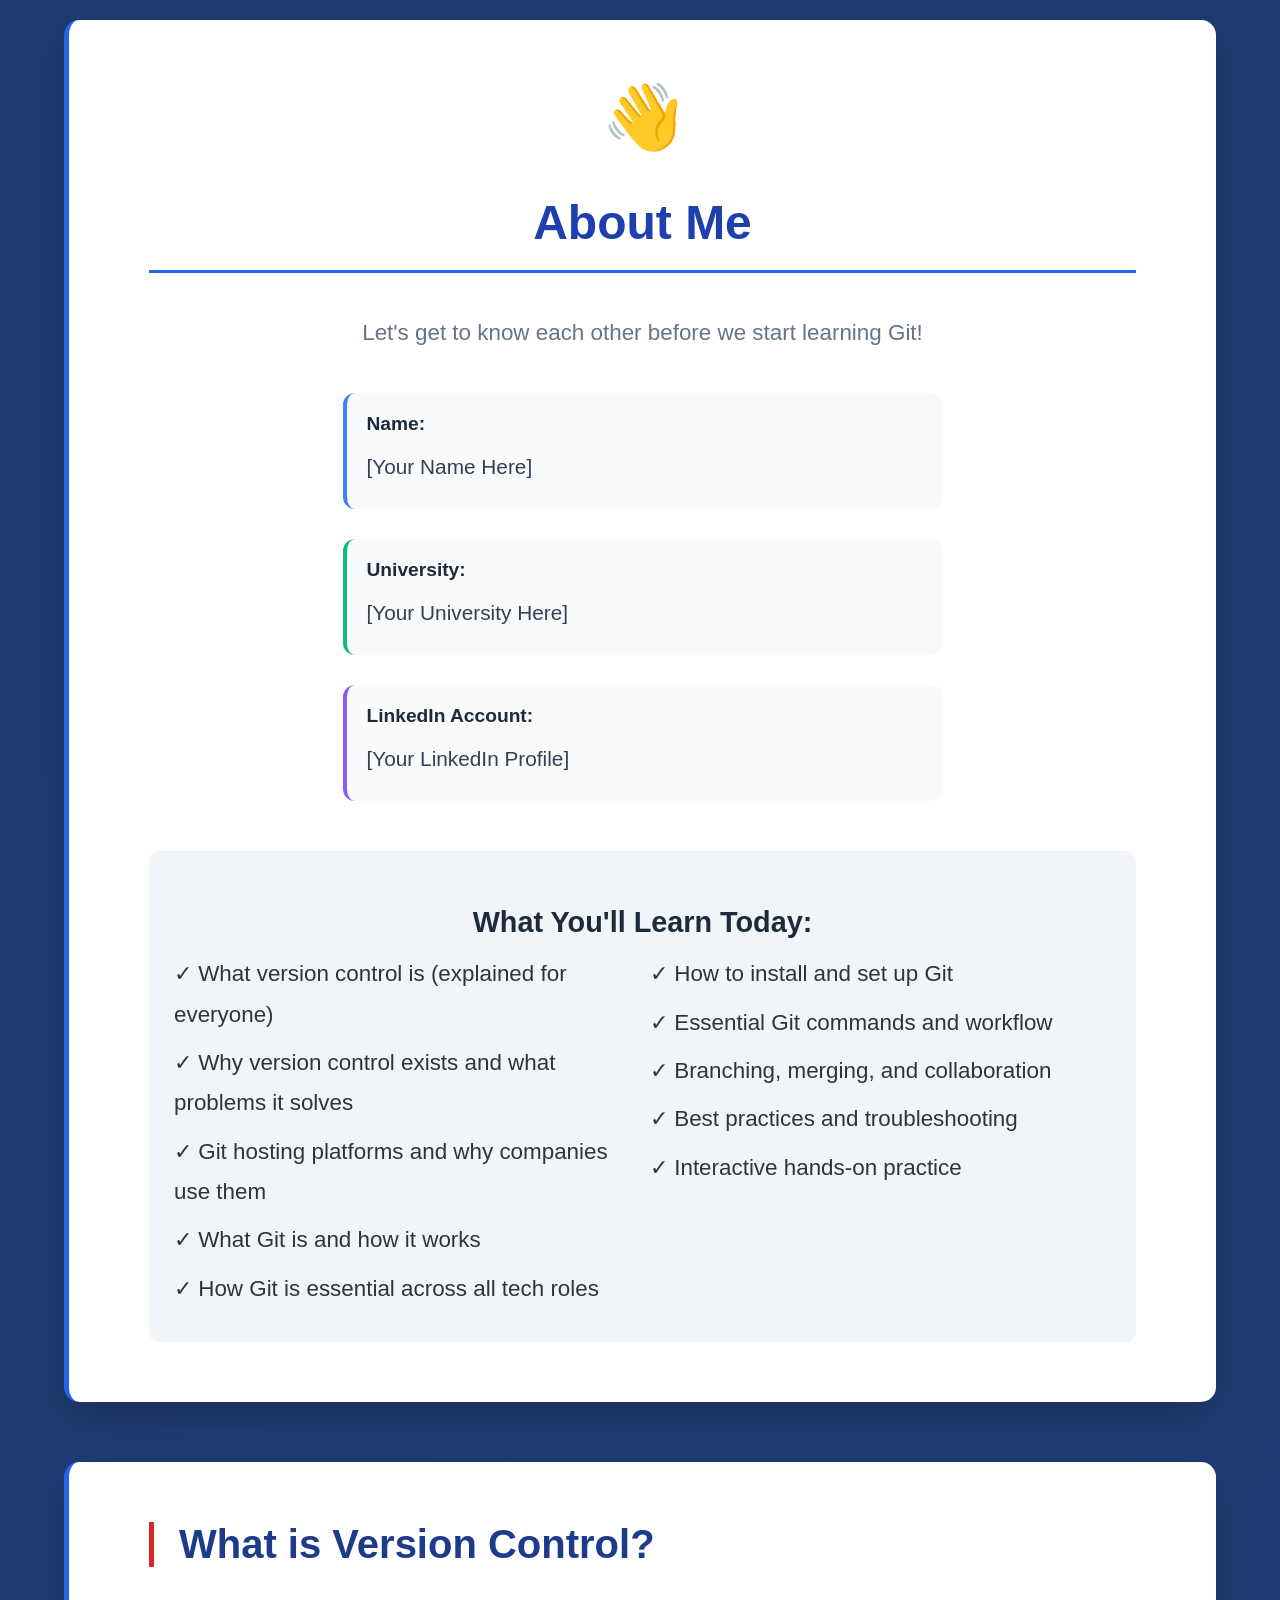
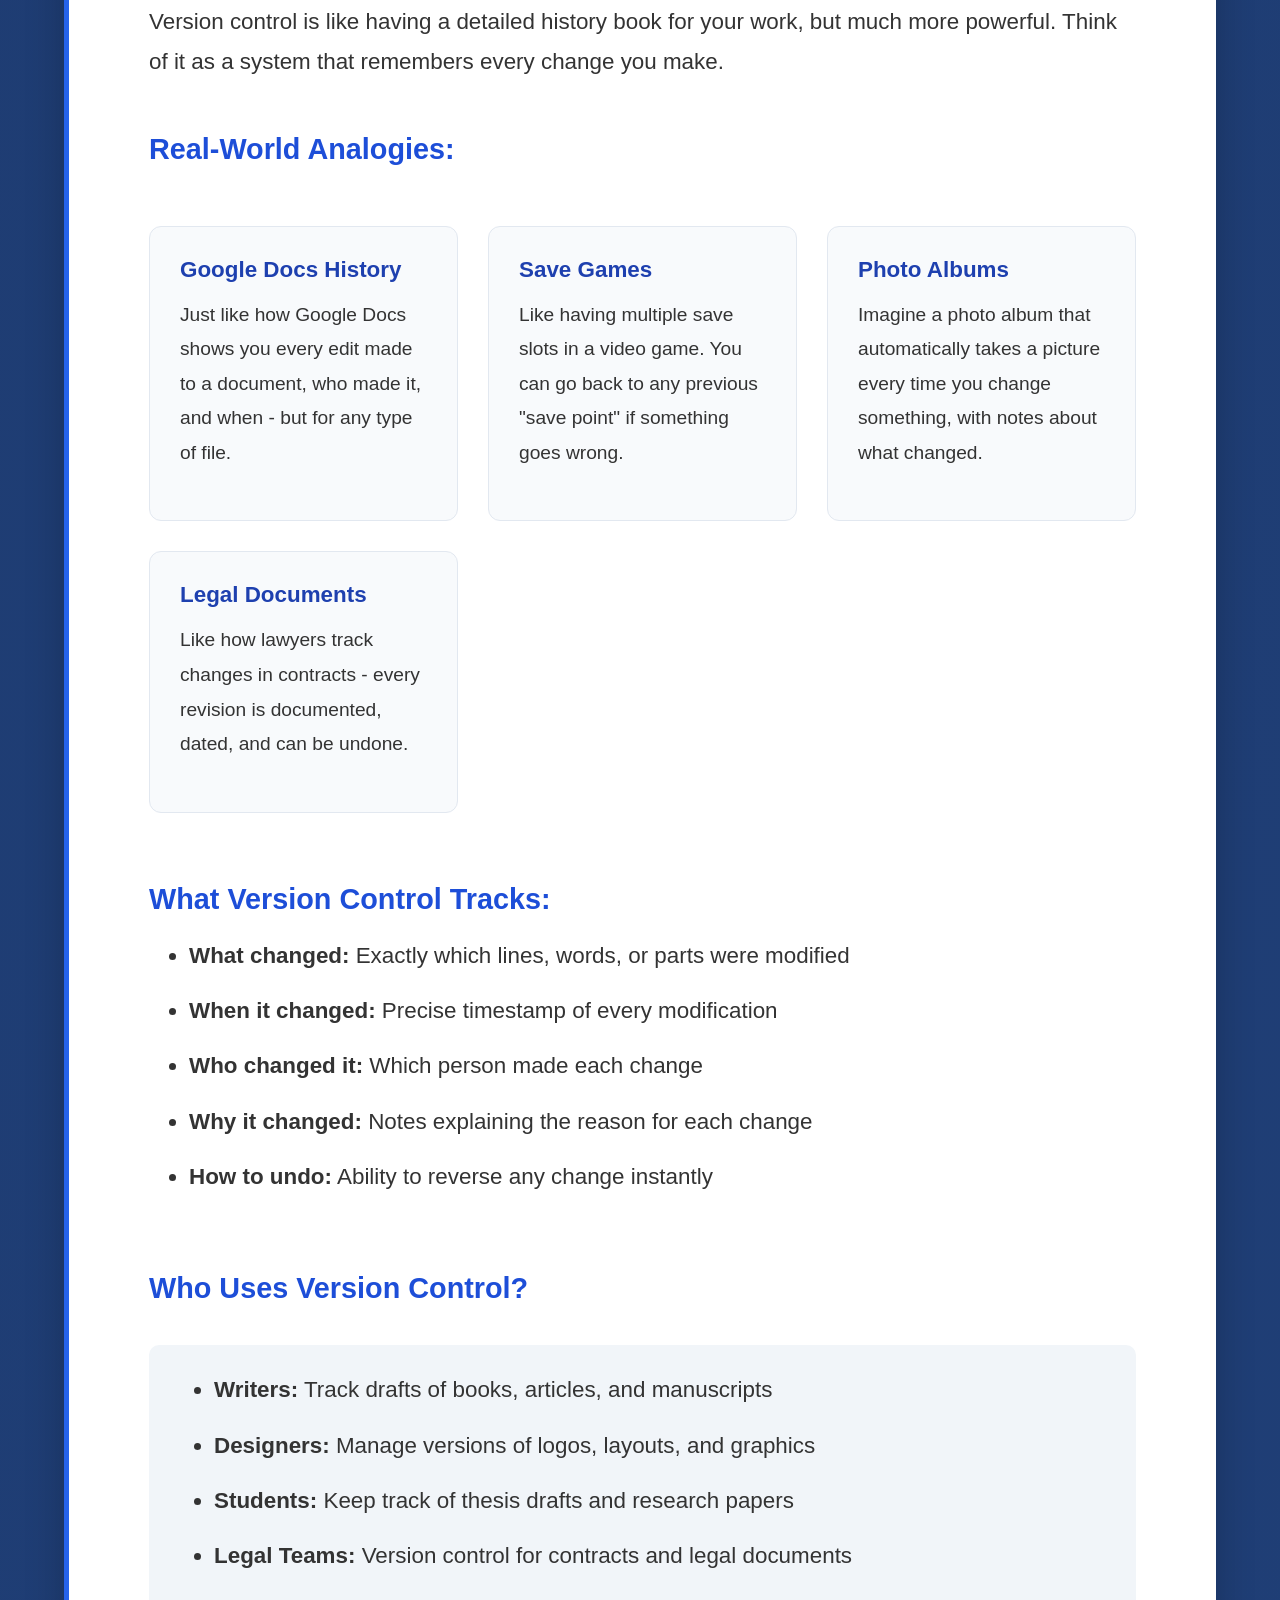
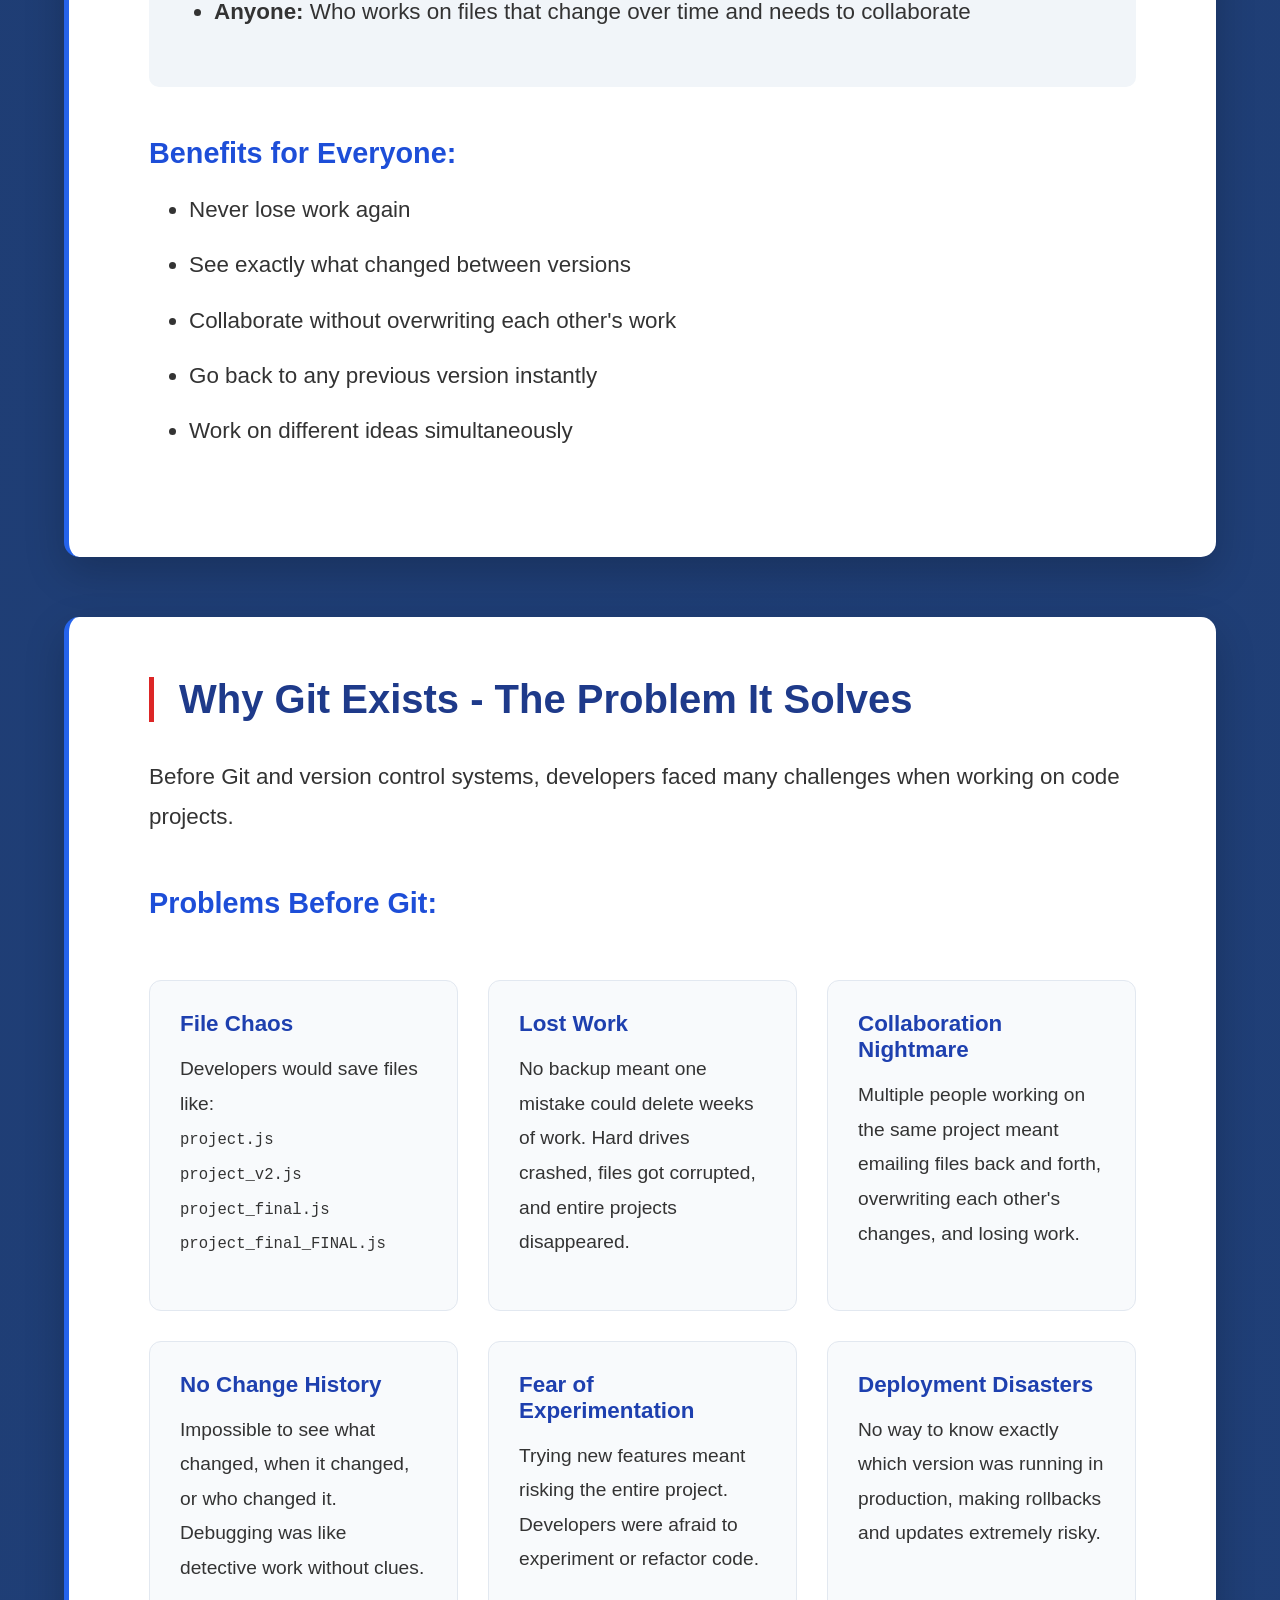
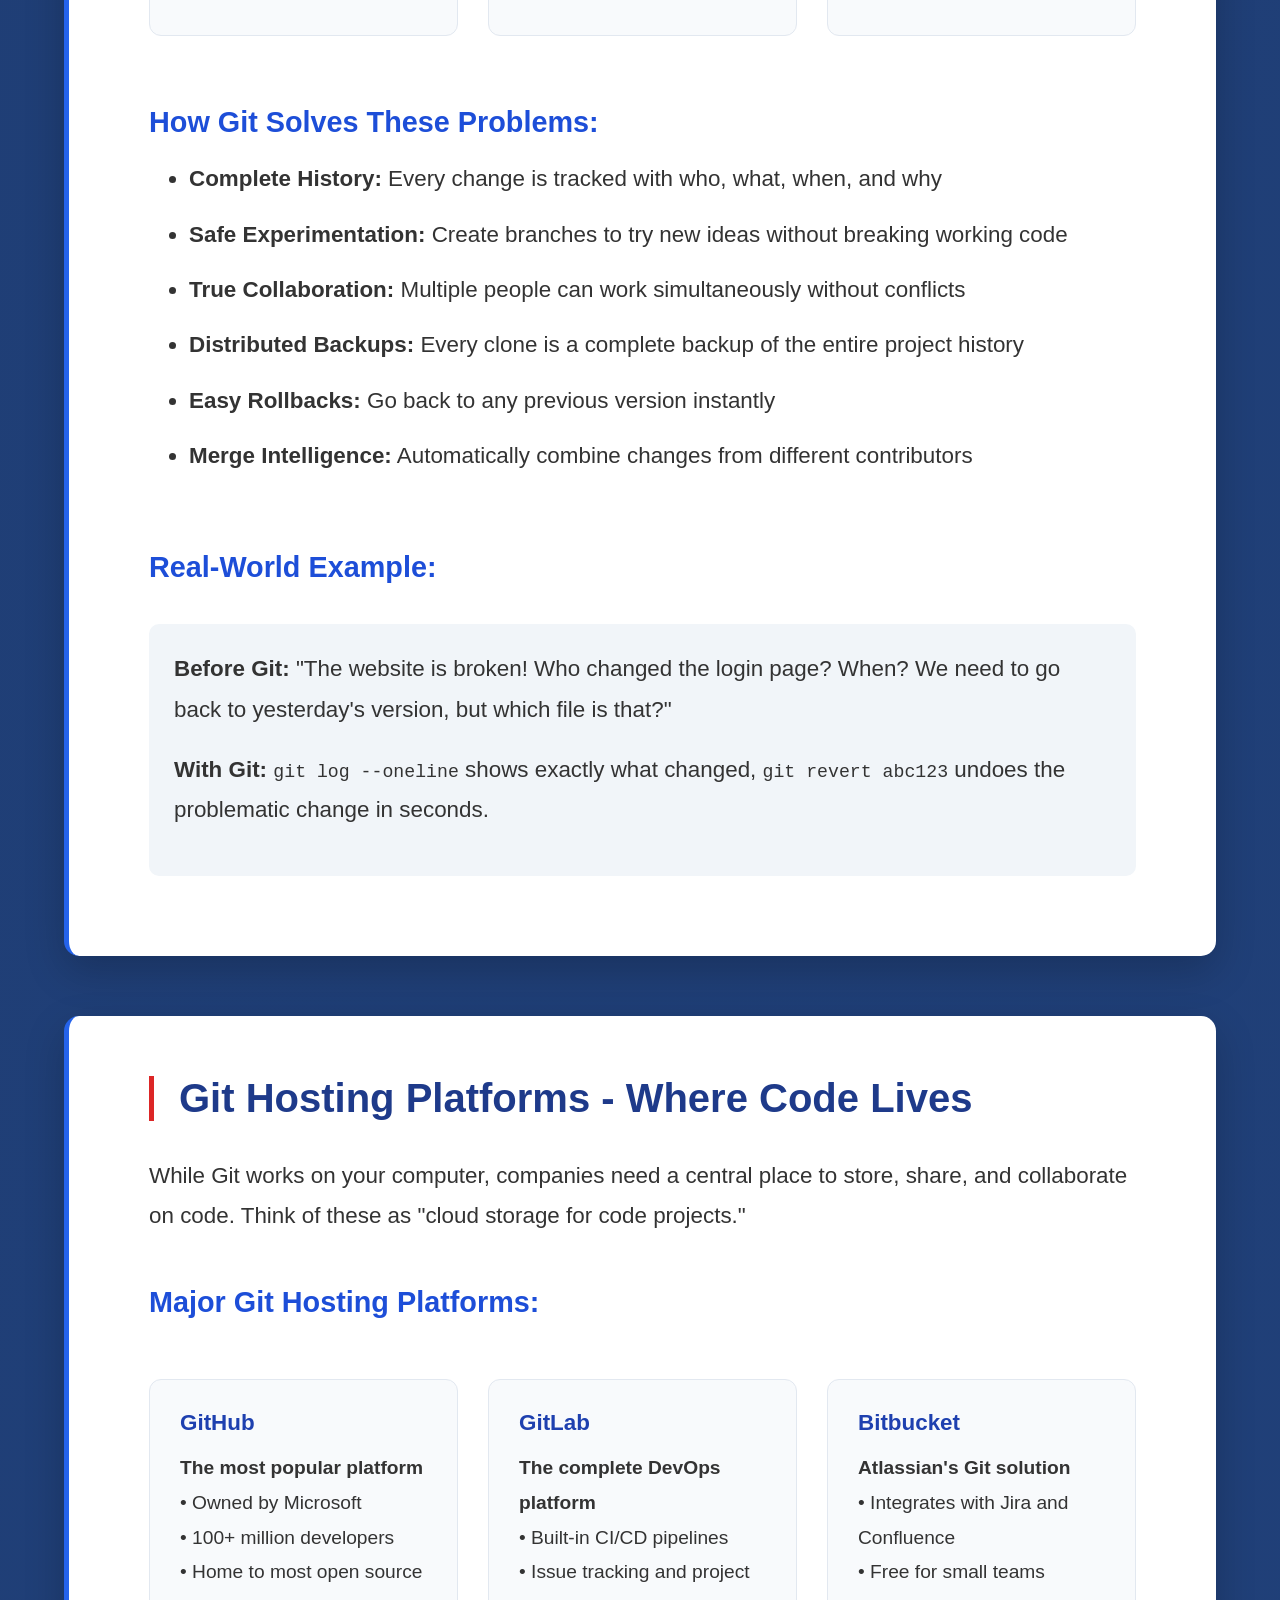
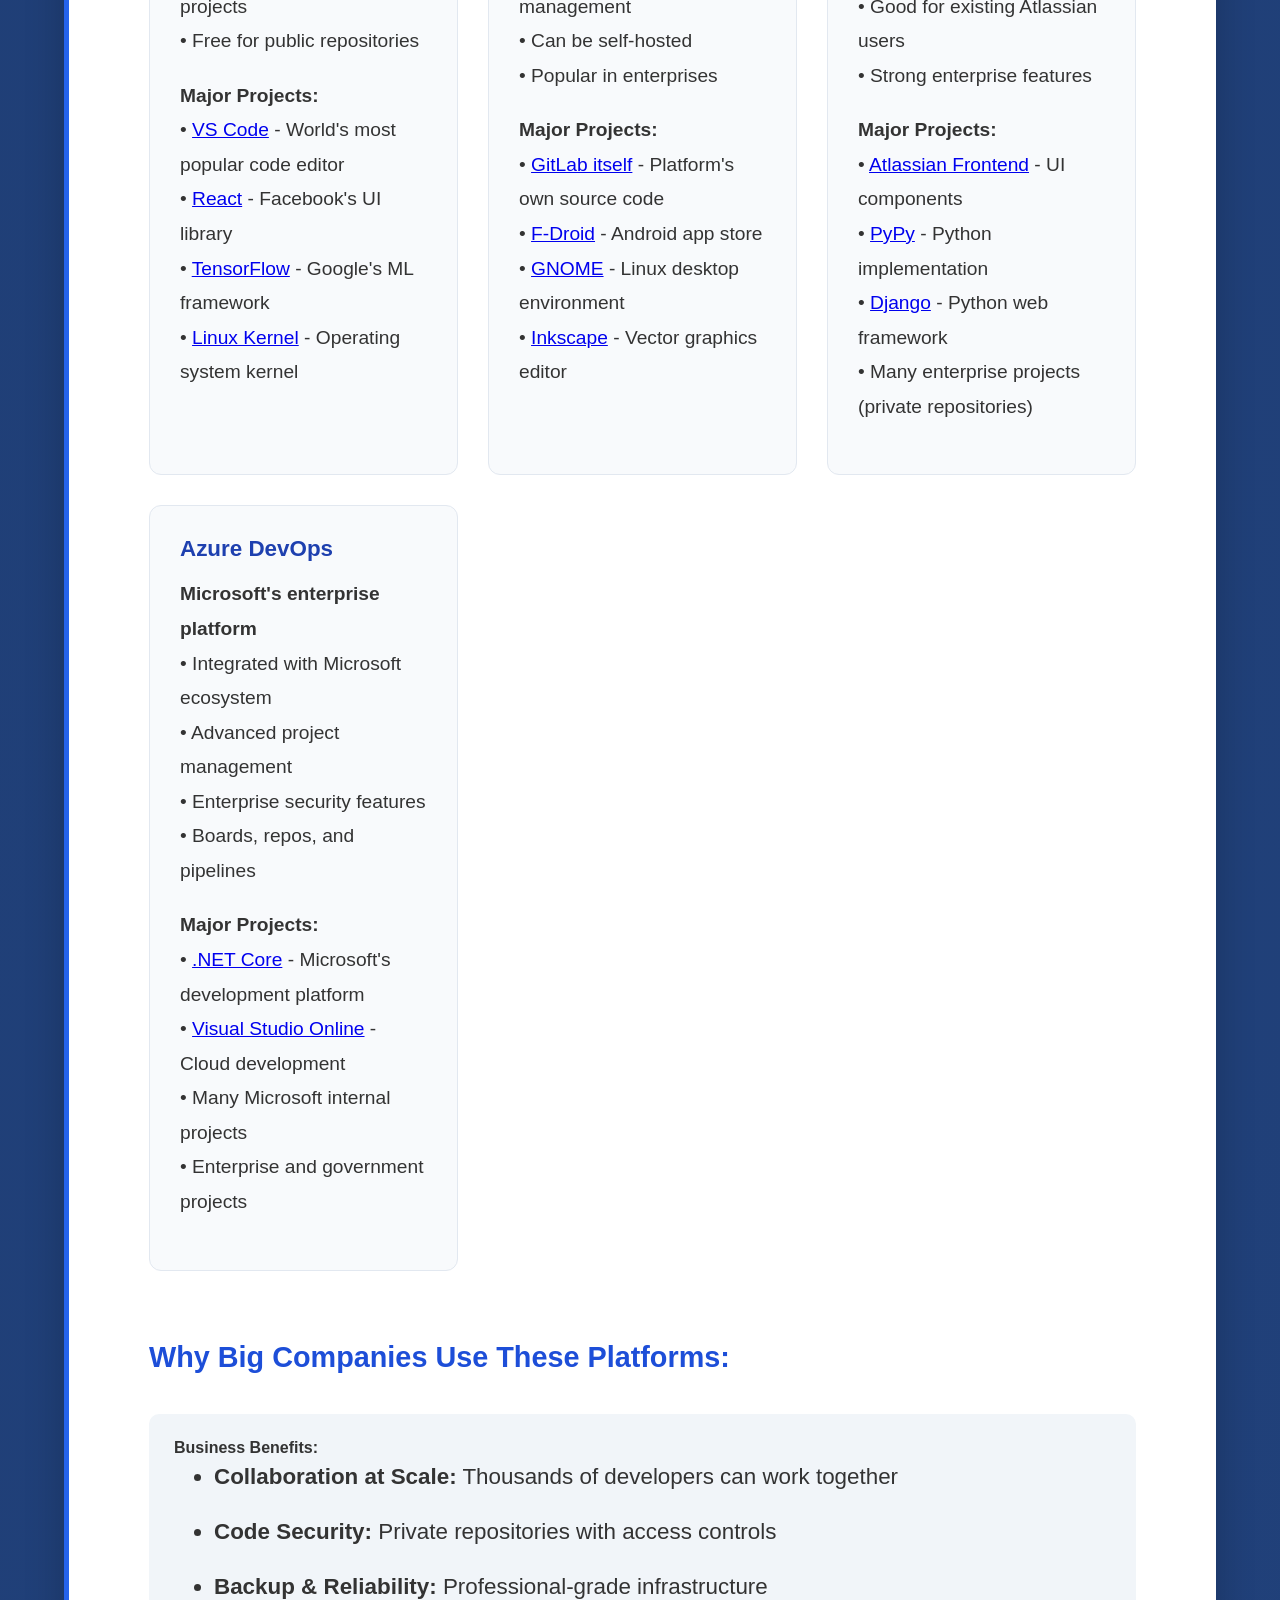
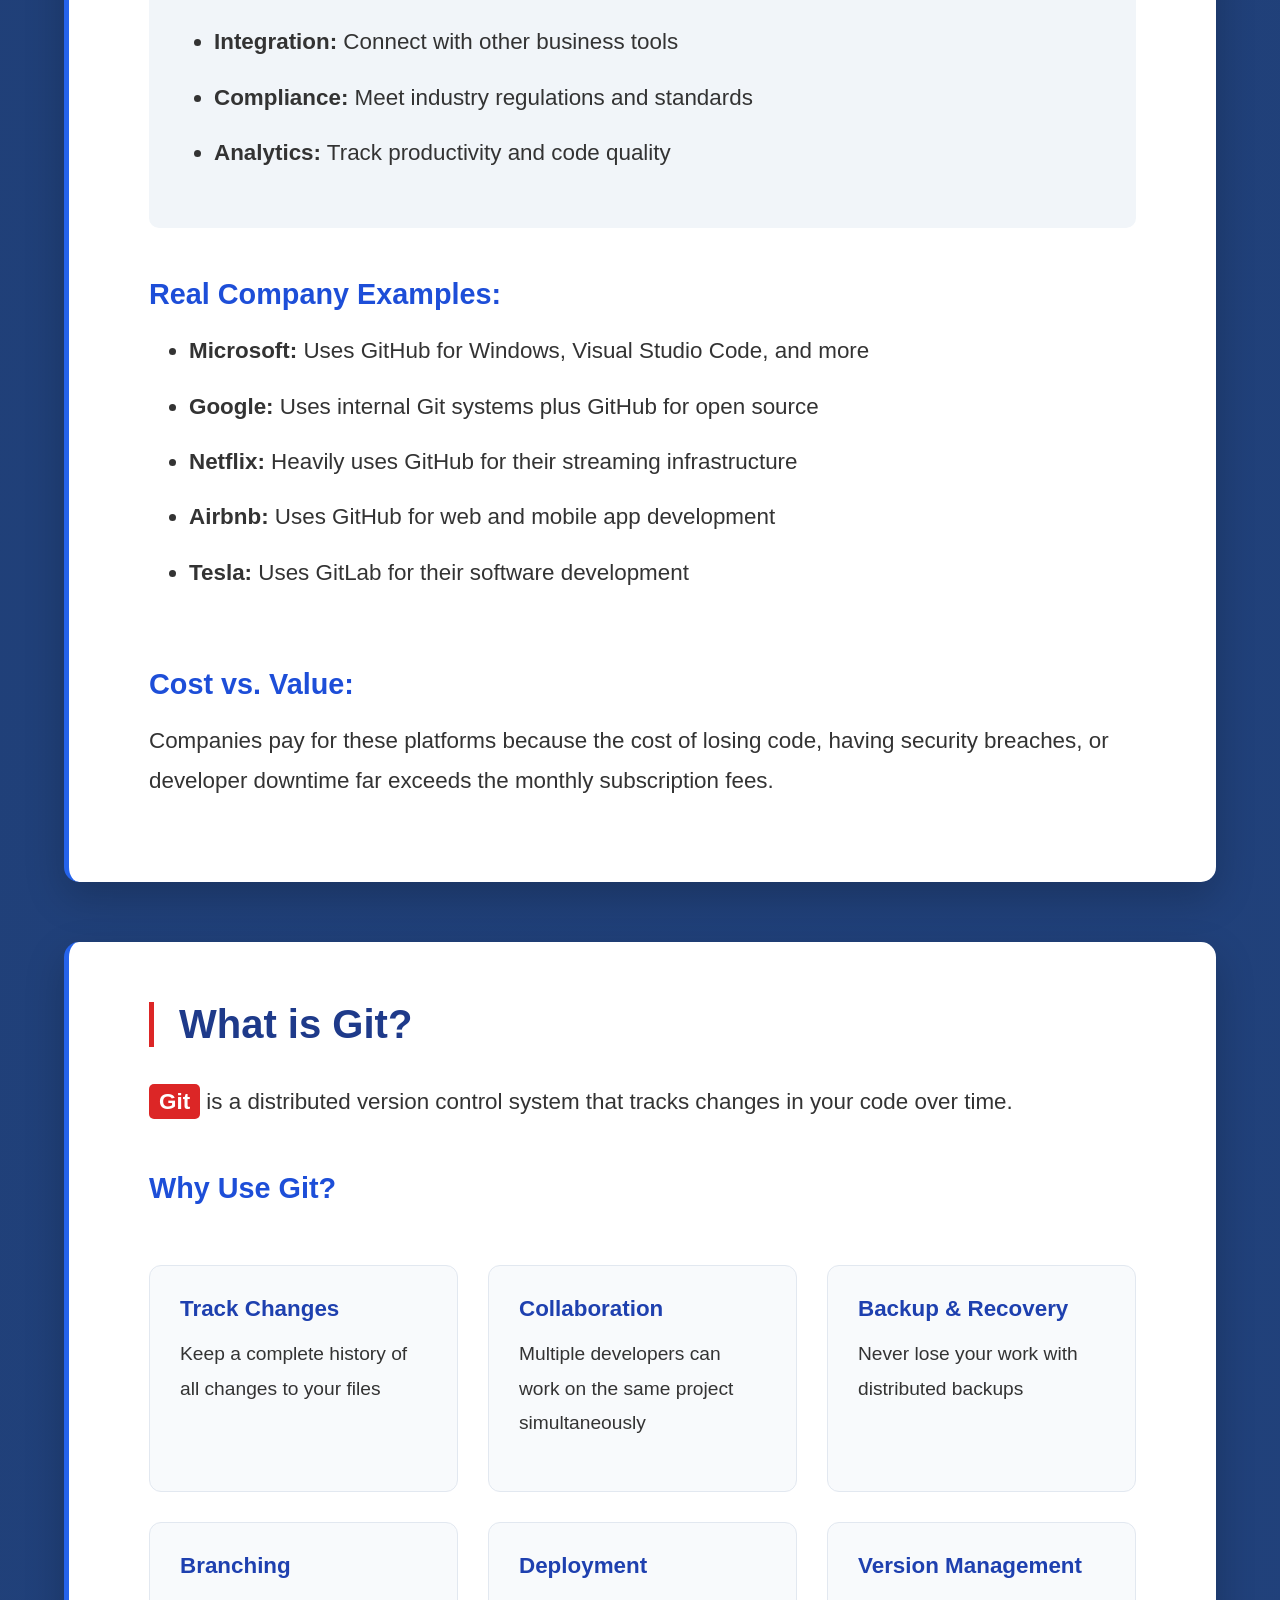
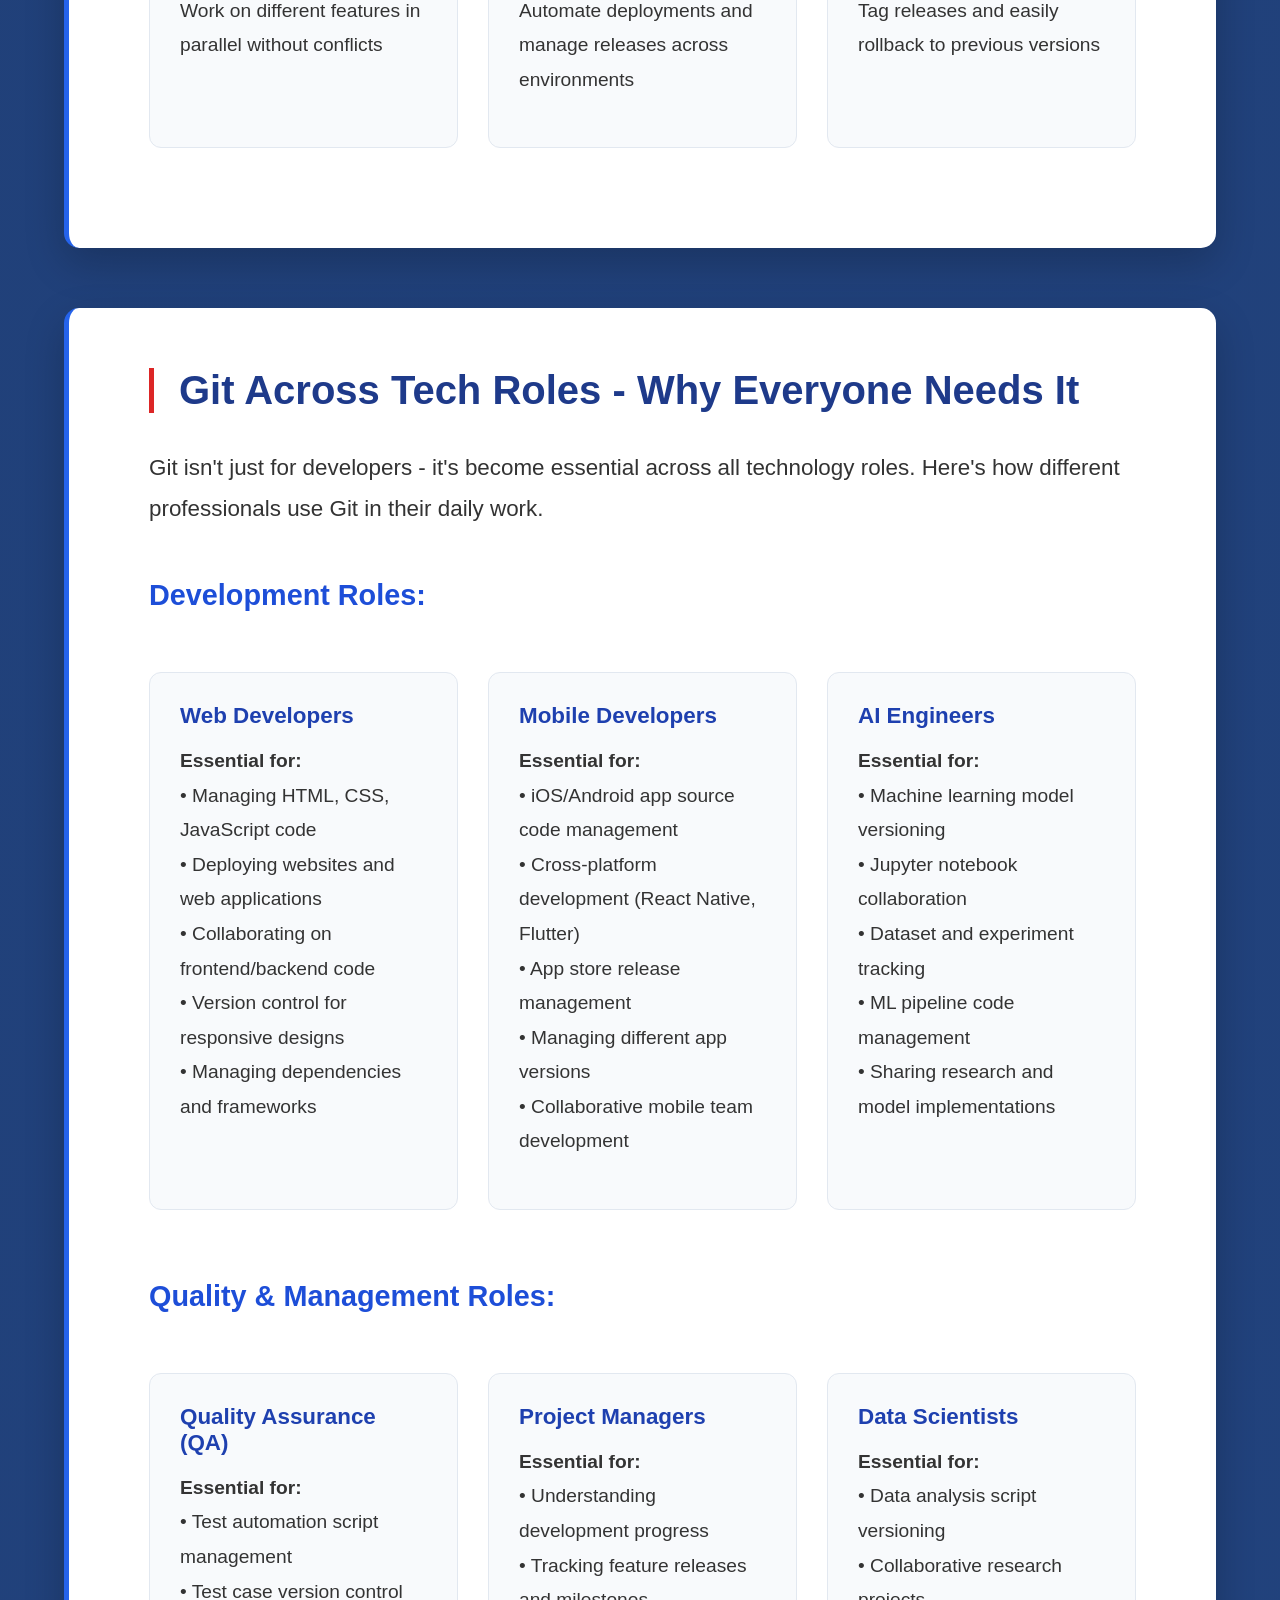
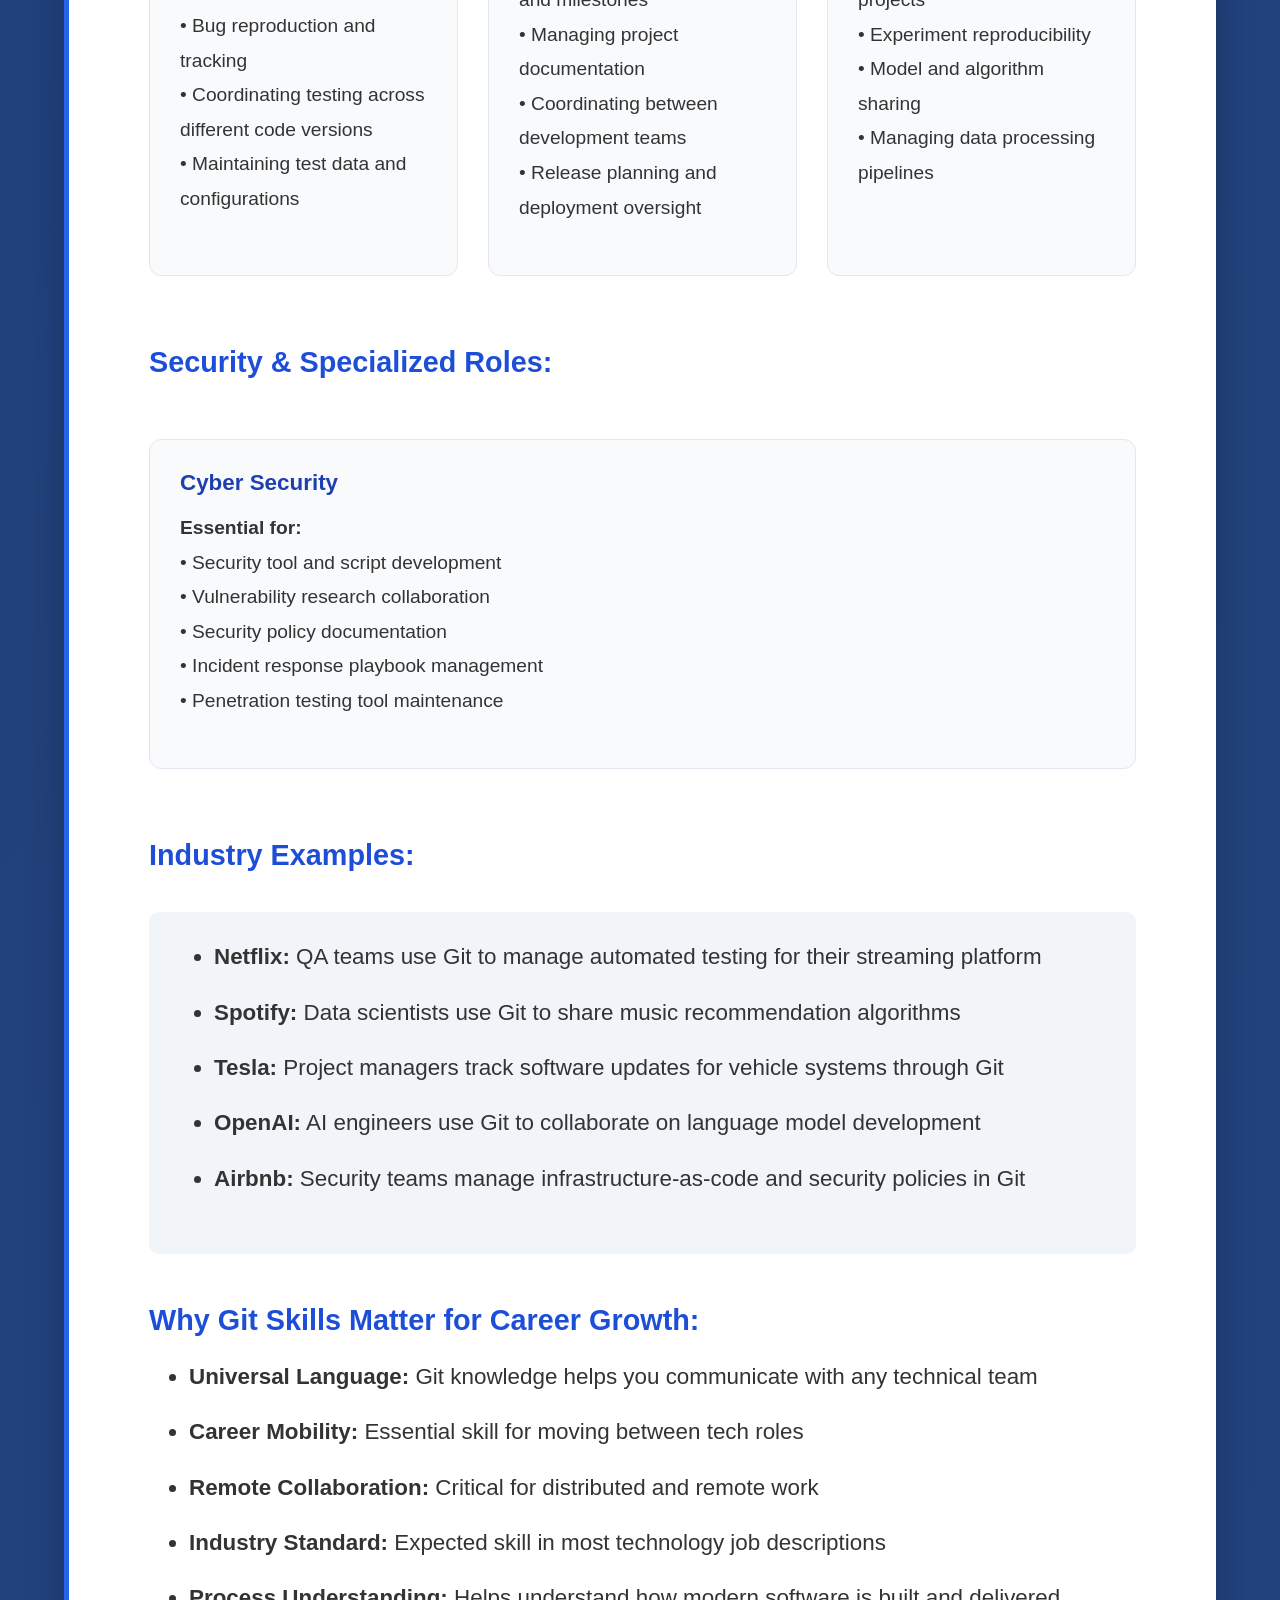
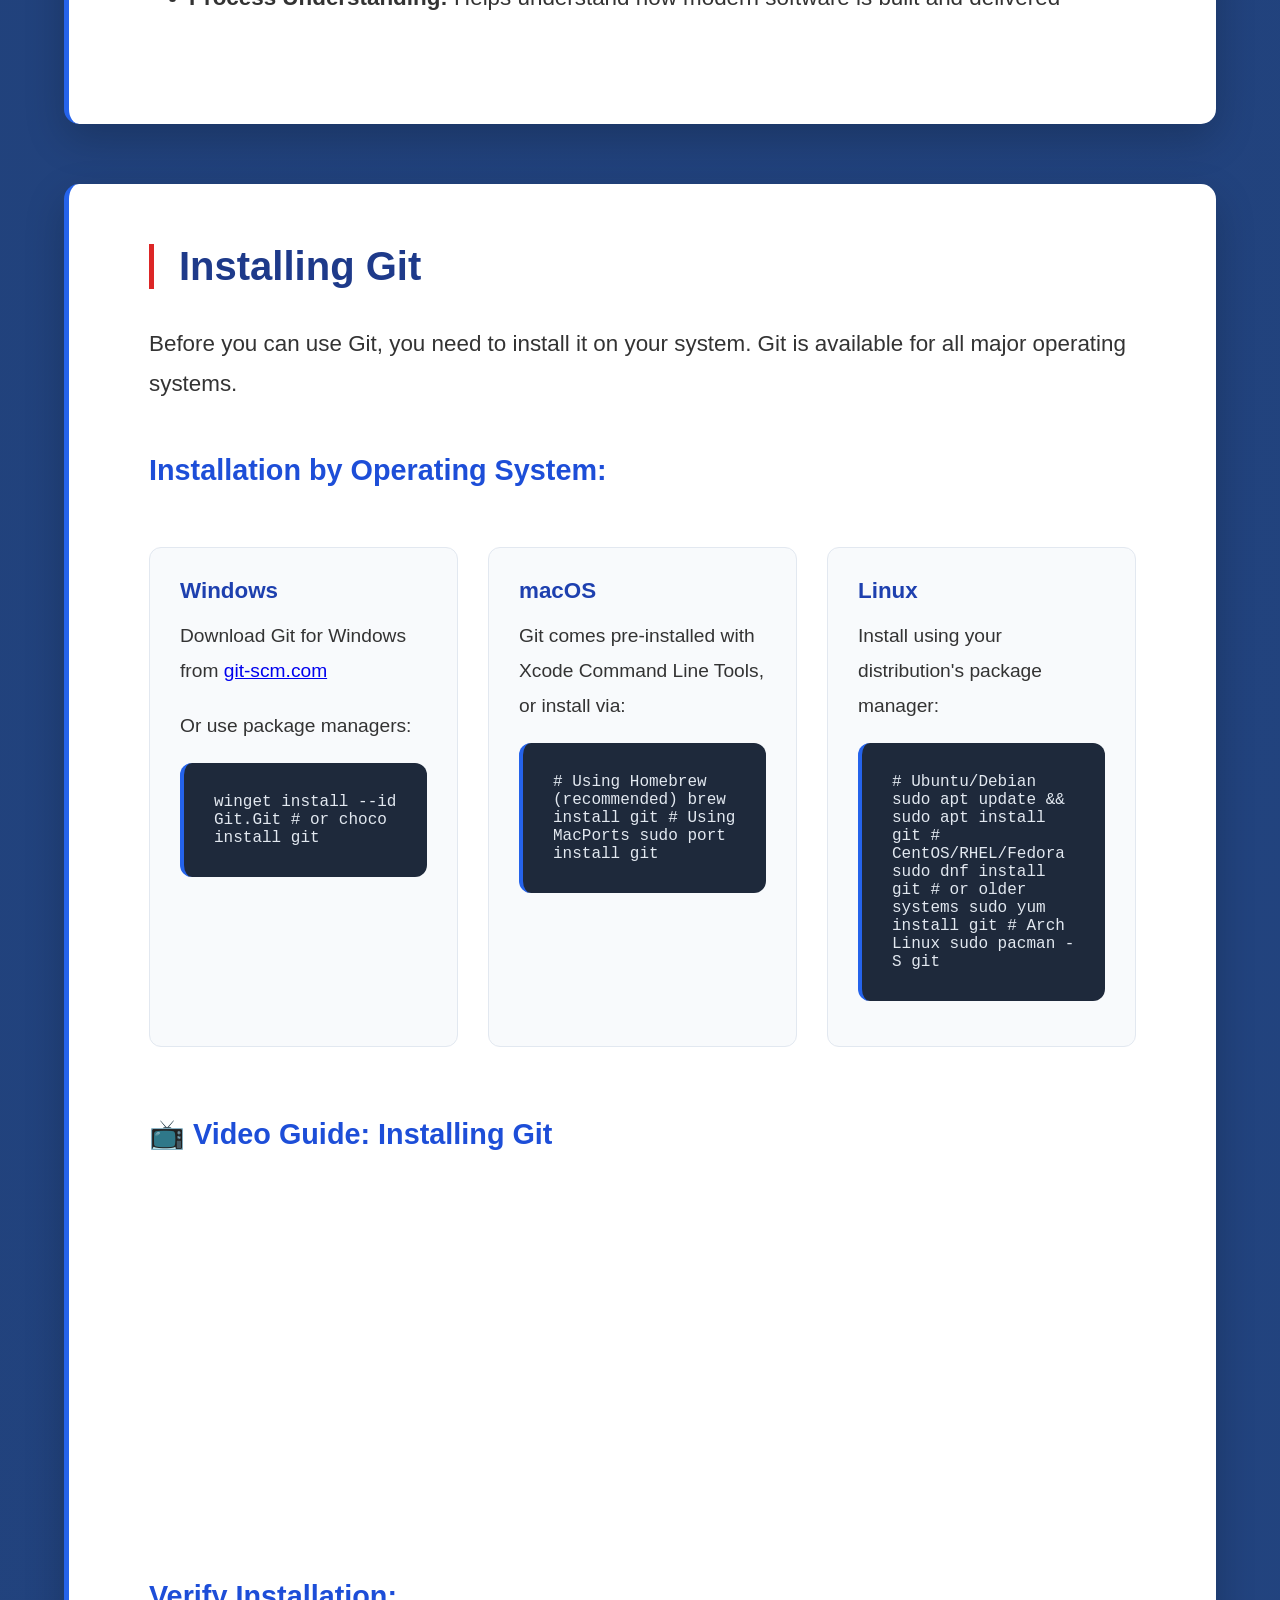
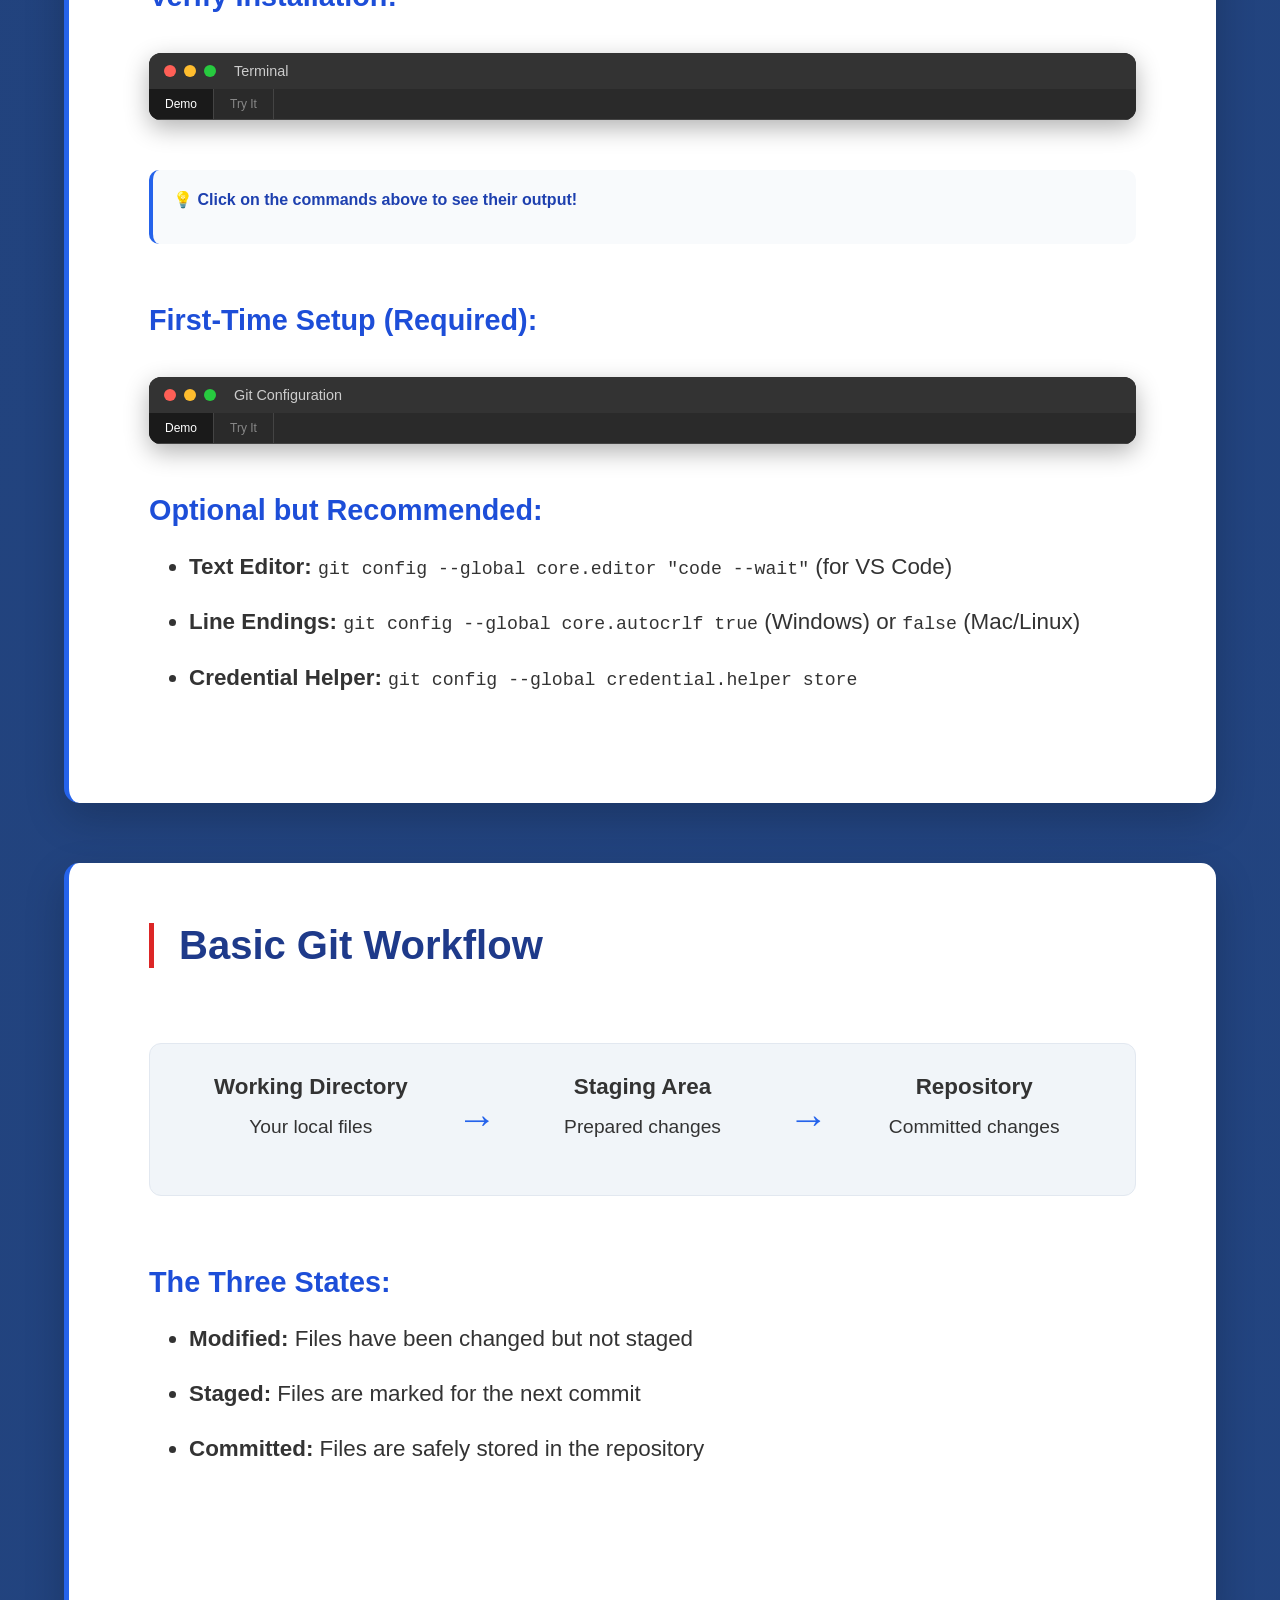
<file: index.html>
<!DOCTYPE html>
<html lang="en">
<head>
    <meta charset="UTF-8">
    <meta name="viewport" content="width=device-width, initial-scale=1.0">
    <title>Git Fundamentals - Interactive Presentation</title>
    <link rel="stylesheet" href="styles.css">
</head>
<body>
    <div class="presentation-container">
        <!-- Slide 1: About Me -->
        <div class="slide active">
            <div class="intro-icon">👋</div>
            <h1>About Me</h1>
            <p style="text-align: center; font-size: 1.4em; color: #64748b; margin-bottom: 40px;">
                Let's get to know each other before we start learning Git!
            </p>
            
            <div class="about-me-card" style="max-width: 600px; margin: 0 auto;">
                <div class="info-group" style="margin-bottom: 30px; padding: 20px; background: #f8fafc; border-radius: 12px; border-left: 4px solid #3b82f6;">
                    <label style="display: block; font-size: 1.2em; font-weight: bold; margin-bottom: 10px; color: #1e293b;">
                        Name:
                    </label>
                    <div 
                        id="student-name-display" 
                        style="font-size: 1.3em; color: #334155; padding: 10px 0; min-height: 1.5em; font-weight: 500;"
                    >
                        [Your Name Here]
                    </div>
                </div>
                
                <div class="info-group" style="margin-bottom: 30px; padding: 20px; background: #f8fafc; border-radius: 12px; border-left: 4px solid #10b981;">
                    <label style="display: block; font-size: 1.2em; font-weight: bold; margin-bottom: 10px; color: #1e293b;">
                        University:
                    </label>
                    <div 
                        id="student-university-display" 
                        style="font-size: 1.3em; color: #334155; padding: 10px 0; min-height: 1.5em; font-weight: 500;"
                    >
                        [Your University Here]
                    </div>
                </div>
                
                <div class="info-group" style="margin-bottom: 30px; padding: 20px; background: #f8fafc; border-radius: 12px; border-left: 4px solid #8b5cf6;">
                    <label style="display: block; font-size: 1.2em; font-weight: bold; margin-bottom: 10px; color: #1e293b;">
                        LinkedIn Account:
                    </label>
                    <div 
                        id="student-linkedin-display" 
                        style="font-size: 1.3em; color: #334155; padding: 10px 0; min-height: 1.5em; font-weight: 500;"
                    >
                        [Your LinkedIn Profile]
                    </div>
                </div>
                
                <!-- Edit Form (initially hidden) -->
                <div id="edit-form" style="display: none; margin-top: 40px; padding: 30px; background: #ffffff; border-radius: 12px; border: 2px solid #e2e8f0;">
                    <h3 style="text-align: center; margin-bottom: 30px; color: #1e293b;">Edit Your Information</h3>
                    
                    <div style="margin-bottom: 20px;">
                        <label style="display: block; font-size: 1.1em; font-weight: bold; margin-bottom: 8px; color: #1e293b;">Name:</label>
                        <input 
                            type="text" 
                            id="student-name-edit" 
                            placeholder="Enter your full name..." 
                            style="width: 100%; padding: 12px; font-size: 1em; border: 2px solid #e2e8f0; border-radius: 6px; box-sizing: border-box;"
                        >
                    </div>
                    
                    <div style="margin-bottom: 20px;">
                        <label style="display: block; font-size: 1.1em; font-weight: bold; margin-bottom: 8px; color: #1e293b;">University:</label>
                        <input 
                            type="text" 
                            id="student-university-edit" 
                            placeholder="Enter your university..." 
                            style="width: 100%; padding: 12px; font-size: 1em; border: 2px solid #e2e8f0; border-radius: 6px; box-sizing: border-box;"
                        >
                    </div>
                    
                    <div style="margin-bottom: 30px;">
                        <label style="display: block; font-size: 1.1em; font-weight: bold; margin-bottom: 8px; color: #1e293b;">LinkedIn Account:</label>
                        <input 
                            type="url" 
                            id="student-linkedin-edit" 
                            placeholder="https://linkedin.com/in/your-profile" 
                            style="width: 100%; padding: 12px; font-size: 1em; border: 2px solid #e2e8f0; border-radius: 6px; box-sizing: border-box;"
                        >
                    </div>
                    
                    <div style="text-align: center;">
                        <button 
                            onclick="saveStudentInfo()" 
                            style="background: linear-gradient(135deg, #10b981 0%, #059669 100%); color: white; padding: 12px 25px; font-size: 1em; font-weight: bold; border: none; border-radius: 6px; cursor: pointer; margin-right: 10px;"
                        >
                            💾 Save Changes
                        </button>
                        
                        <button 
                            onclick="cancelEdit()" 
                            style="background: linear-gradient(135deg, #6b7280 0%, #4b5563 100%); color: white; padding: 12px 25px; font-size: 1em; font-weight: bold; border: none; border-radius: 6px; cursor: pointer;"
                        >
                            ❌ Cancel
                        </button>
                    </div>
                </div>
                
                <div id="welcome-message" style="margin-top: 30px; padding: 20px; background: #f0f9ff; border: 2px solid #0ea5e9; border-radius: 8px; display: none;">
                    <h3 style="color: #0369a1; margin-bottom: 10px;">Welcome!</h3>
                    <p id="personalized-message" style="color: #075985; margin: 0;"></p>
                </div>
            </div>
            
            <div style="text-align: center; margin-top: 50px; padding: 25px; background: #f1f5f9; border-radius: 10px;">
                <h3 style="color: #1e293b; margin-bottom: 15px;">What You'll Learn Today:</h3>
                <div style="display: grid; grid-template-columns: repeat(auto-fit, minmax(300px, 1fr)); gap: 15px; text-align: left;">
                    <ul style="list-style: none; margin: 0; padding: 0;">
                        <li style="margin-bottom: 8px;">✓ What version control is (explained for everyone)</li>
                        <li style="margin-bottom: 8px;">✓ Why version control exists and what problems it solves</li>
                        <li style="margin-bottom: 8px;">✓ Git hosting platforms and why companies use them</li>
                        <li style="margin-bottom: 8px;">✓ What Git is and how it works</li>
                        <li style="margin-bottom: 8px;">✓ How Git is essential across all tech roles</li>
                    </ul>
                    <ul style="list-style: none; margin: 0; padding: 0;">
                        <li style="margin-bottom: 8px;">✓ How to install and set up Git</li>
                        <li style="margin-bottom: 8px;">✓ Essential Git commands and workflow</li>
                        <li style="margin-bottom: 8px;">✓ Branching, merging, and collaboration</li>
                        <li style="margin-bottom: 8px;">✓ Best practices and troubleshooting</li>
                        <li style="margin-bottom: 8px;">✓ Interactive hands-on practice</li>
                    </ul>
                </div>
            </div>
        </div>

        <!-- Slide 2: What is Version Control? (For Non-Developers) -->
        <div class="slide">
            <h2>What is Version Control?</h2>
            <p>Version control is like having a detailed history book for your work, but much more powerful. Think of it as a system that remembers every change you make.</p>
            
            <h3>Real-World Analogies:</h3>
            <div class="feature-grid">
                <div class="feature-card">
                    <h4>Google Docs History</h4>
                    <p>Just like how Google Docs shows you every edit made to a document, who made it, and when - but for any type of file.</p>
                </div>
                <div class="feature-card">
                    <h4>Save Games</h4>
                    <p>Like having multiple save slots in a video game. You can go back to any previous "save point" if something goes wrong.</p>
                </div>
                <div class="feature-card">
                    <h4>Photo Albums</h4>
                    <p>Imagine a photo album that automatically takes a picture every time you change something, with notes about what changed.</p>
                </div>
                <div class="feature-card">
                    <h4>Legal Documents</h4>
                    <p>Like how lawyers track changes in contracts - every revision is documented, dated, and can be undone.</p>
                </div>
            </div>

            <h3>What Version Control Tracks:</h3>
            <ul>
                <li><strong>What changed:</strong> Exactly which lines, words, or parts were modified</li>
                <li><strong>When it changed:</strong> Precise timestamp of every modification</li>
                <li><strong>Who changed it:</strong> Which person made each change</li>
                <li><strong>Why it changed:</strong> Notes explaining the reason for each change</li>
                <li><strong>How to undo:</strong> Ability to reverse any change instantly</li>
            </ul>

            <h3>Who Uses Version Control?</h3>
            <div style="background: #f1f5f9; padding: 25px; border-radius: 10px; margin: 20px 0;">
                <ul>
                    <li><strong>Writers:</strong> Track drafts of books, articles, and manuscripts</li>
                    <li><strong>Designers:</strong> Manage versions of logos, layouts, and graphics</li>
                    <li><strong>Students:</strong> Keep track of thesis drafts and research papers</li>
                    <li><strong>Legal Teams:</strong> Version control for contracts and legal documents</li>
                    <li><strong>Anyone:</strong> Who works on files that change over time and needs to collaborate</li>
                </ul>
            </div>

            <h3>Benefits for Everyone:</h3>
            <ul>
                <li>Never lose work again</li>
                <li>See exactly what changed between versions</li>
                <li>Collaborate without overwriting each other's work</li>
                <li>Go back to any previous version instantly</li>
                <li>Work on different ideas simultaneously</li>
            </ul>
        </div>

        <!-- Slide 3: Why Git Exists - The Problem It Solves -->
        <div class="slide">
            <h2>Why Git Exists - The Problem It Solves</h2>
            <p>Before Git and version control systems, developers faced many challenges when working on code projects.</p>
            
            <h3>Problems Before Git:</h3>
            <div class="feature-grid">
                <div class="feature-card">
                    <h4>File Chaos</h4>
                    <p>Developers would save files like:<br>
                    <code>project.js</code><br>
                    <code>project_v2.js</code><br>
                    <code>project_final.js</code><br>
                    <code>project_final_FINAL.js</code></p>
                </div>
                <div class="feature-card">
                    <h4>Lost Work</h4>
                    <p>No backup meant one mistake could delete weeks of work. Hard drives crashed, files got corrupted, and entire projects disappeared.</p>
                </div>
                <div class="feature-card">
                    <h4>Collaboration Nightmare</h4>
                    <p>Multiple people working on the same project meant emailing files back and forth, overwriting each other's changes, and losing work.</p>
                </div>
                <div class="feature-card">
                    <h4>No Change History</h4>
                    <p>Impossible to see what changed, when it changed, or who changed it. Debugging was like detective work without clues.</p>
                </div>
                <div class="feature-card">
                    <h4>Fear of Experimentation</h4>
                    <p>Trying new features meant risking the entire project. Developers were afraid to experiment or refactor code.</p>
                </div>
                <div class="feature-card">
                    <h4>Deployment Disasters</h4>
                    <p>No way to know exactly which version was running in production, making rollbacks and updates extremely risky.</p>
                </div>
            </div>

            <h3>How Git Solves These Problems:</h3>
            <ul>
                <li><strong>Complete History:</strong> Every change is tracked with who, what, when, and why</li>
                <li><strong>Safe Experimentation:</strong> Create branches to try new ideas without breaking working code</li>
                <li><strong>True Collaboration:</strong> Multiple people can work simultaneously without conflicts</li>
                <li><strong>Distributed Backups:</strong> Every clone is a complete backup of the entire project history</li>
                <li><strong>Easy Rollbacks:</strong> Go back to any previous version instantly</li>
                <li><strong>Merge Intelligence:</strong> Automatically combine changes from different contributors</li>
            </ul>

            <h3>Real-World Example:</h3>
            <div style="background: #f1f5f9; padding: 25px; border-radius: 10px; margin: 20px 0;">
                <p><strong>Before Git:</strong> "The website is broken! Who changed the login page? When? We need to go back to yesterday's version, but which file is that?"</p>
                <p><strong>With Git:</strong> <code>git log --oneline</code> shows exactly what changed, <code>git revert abc123</code> undoes the problematic change in seconds.</p>
            </div>
        </div>

        <!-- Slide 4: Git Hosting Platforms - Where Code Lives -->
        <div class="slide">
            <h2>Git Hosting Platforms - Where Code Lives</h2>
            <p>While Git works on your computer, companies need a central place to store, share, and collaborate on code. Think of these as "cloud storage for code projects."</p>
            
            <h3>Major Git Hosting Platforms:</h3>
            <div class="feature-grid">
                <div class="feature-card">
                    <h4>GitHub</h4>
                    <p><strong>The most popular platform</strong><br>
                    • Owned by Microsoft<br>
                    • 100+ million developers<br>
                    • Home to most open source projects<br>
                    • Free for public repositories</p>
                    <p><strong>Major Projects:</strong><br>
                    • <a href="https://github.com/microsoft/vscode" target="_blank">VS Code</a> - World's most popular code editor<br>
                    • <a href="https://github.com/facebook/react" target="_blank">React</a> - Facebook's UI library<br>
                    • <a href="https://github.com/tensorflow/tensorflow" target="_blank">TensorFlow</a> - Google's ML framework<br>
                    • <a href="https://github.com/torvalds/linux" target="_blank">Linux Kernel</a> - Operating system kernel</p>
                </div>
                <div class="feature-card">
                    <h4>GitLab</h4>
                    <p><strong>The complete DevOps platform</strong><br>
                    • Built-in CI/CD pipelines<br>
                    • Issue tracking and project management<br>
                    • Can be self-hosted<br>
                    • Popular in enterprises</p>
                    <p><strong>Major Projects:</strong><br>
                    • <a href="https://gitlab.com/gitlab-org/gitlab" target="_blank">GitLab itself</a> - Platform's own source code<br>
                    • <a href="https://gitlab.com/fdroid/fdroidclient" target="_blank">F-Droid</a> - Android app store<br>
                    • <a href="https://gitlab.gnome.org/GNOME" target="_blank">GNOME</a> - Linux desktop environment<br>
                    • <a href="https://gitlab.com/inkscape/inkscape" target="_blank">Inkscape</a> - Vector graphics editor</p>
                </div>
                <div class="feature-card">
                    <h4>Bitbucket</h4>
                    <p><strong>Atlassian's Git solution</strong><br>
                    • Integrates with Jira and Confluence<br>
                    • Free for small teams<br>
                    • Good for existing Atlassian users<br>
                    • Strong enterprise features</p>
                    <p><strong>Major Projects:</strong><br>
                    • <a href="https://bitbucket.org/atlassian/atlassian-frontend" target="_blank">Atlassian Frontend</a> - UI components<br>
                    • <a href="https://bitbucket.org/pypy/pypy" target="_blank">PyPy</a> - Python implementation<br>
                    • <a href="https://bitbucket.org/django/django" target="_blank">Django</a> - Python web framework<br>
                    • Many enterprise projects (private repositories)</p>
                </div>
                <div class="feature-card">
                    <h4>Azure DevOps</h4>
                    <p><strong>Microsoft's enterprise platform</strong><br>
                    • Integrated with Microsoft ecosystem<br>
                    • Advanced project management<br>
                    • Enterprise security features<br>
                    • Boards, repos, and pipelines</p>
                    <p><strong>Major Projects:</strong><br>
                    • <a href="https://dev.azure.com/dnceng/public" target="_blank">.NET Core</a> - Microsoft's development platform<br>
                    • <a href="https://dev.azure.com/mseng/VSOnline" target="_blank">Visual Studio Online</a> - Cloud development<br>
                    • Many Microsoft internal projects<br>
                    • Enterprise and government projects</p>
                </div>
            </div>

            <h3>Why Big Companies Use These Platforms:</h3>
            <div style="background: #f1f5f9; padding: 25px; border-radius: 10px; margin: 20px 0;">
                <h4>Business Benefits:</h4>
                <ul>
                    <li><strong>Collaboration at Scale:</strong> Thousands of developers can work together</li>
                    <li><strong>Code Security:</strong> Private repositories with access controls</li>
                    <li><strong>Backup & Reliability:</strong> Professional-grade infrastructure</li>
                    <li><strong>Integration:</strong> Connect with other business tools</li>
                    <li><strong>Compliance:</strong> Meet industry regulations and standards</li>
                    <li><strong>Analytics:</strong> Track productivity and code quality</li>
                </ul>
            </div>

            <h3>Real Company Examples:</h3>
            <ul>
                <li><strong>Microsoft:</strong> Uses GitHub for Windows, Visual Studio Code, and more</li>
                <li><strong>Google:</strong> Uses internal Git systems plus GitHub for open source</li>
                <li><strong>Netflix:</strong> Heavily uses GitHub for their streaming infrastructure</li>
                <li><strong>Airbnb:</strong> Uses GitHub for web and mobile app development</li>
                <li><strong>Tesla:</strong> Uses GitLab for their software development</li>
            </ul>

            <h3>Cost vs. Value:</h3>
            <p>Companies pay for these platforms because the cost of losing code, having security breaches, or developer downtime far exceeds the monthly subscription fees.</p>
        </div>

        <!-- Slide 5: What is Git? -->
        <div class="slide">
            <h2>What is Git?</h2>
            <p><span class="highlight">Git</span> is a distributed version control system that tracks changes in your code over time.</p>
            
            <h3>Why Use Git?</h3>
            <div class="feature-grid">
                <div class="feature-card">
                    <h4>Track Changes</h4>
                    <p>Keep a complete history of all changes to your files</p>
                </div>
                <div class="feature-card">
                    <h4>Collaboration</h4>
                    <p>Multiple developers can work on the same project simultaneously</p>
                </div>
                <div class="feature-card">
                    <h4>Backup & Recovery</h4>
                    <p>Never lose your work with distributed backups</p>
                </div>
                <div class="feature-card">
                    <h4>Branching</h4>
                    <p>Work on different features in parallel without conflicts</p>
                </div>
                <div class="feature-card">
                    <h4>Deployment</h4>
                    <p>Automate deployments and manage releases across environments</p>
                </div>
                <div class="feature-card">
                    <h4>Version Management</h4>
                    <p>Tag releases and easily rollback to previous versions</p>
                </div>
            </div>
        </div>

        <!-- Slide 6: Git for Different Tech Roles -->
        <div class="slide">
            <h2>Git Across Tech Roles - Why Everyone Needs It</h2>
            <p>Git isn't just for developers - it's become essential across all technology roles. Here's how different professionals use Git in their daily work.</p>
            
            <h3>Development Roles:</h3>
            <div class="feature-grid">
                <div class="feature-card">
                    <h4>Web Developers</h4>
                    <p><strong>Essential for:</strong><br>
                    • Managing HTML, CSS, JavaScript code<br>
                    • Deploying websites and web applications<br>
                    • Collaborating on frontend/backend code<br>
                    • Version control for responsive designs<br>
                    • Managing dependencies and frameworks</p>
                </div>
                <div class="feature-card">
                    <h4>Mobile Developers</h4>
                    <p><strong>Essential for:</strong><br>
                    • iOS/Android app source code management<br>
                    • Cross-platform development (React Native, Flutter)<br>
                    • App store release management<br>
                    • Managing different app versions<br>
                    • Collaborative mobile team development</p>
                </div>
                <div class="feature-card">
                    <h4>AI Engineers</h4>
                    <p><strong>Essential for:</strong><br>
                    • Machine learning model versioning<br>
                    • Jupyter notebook collaboration<br>
                    • Dataset and experiment tracking<br>
                    • ML pipeline code management<br>
                    • Sharing research and model implementations</p>
                </div>
            </div>

            <h3>Quality & Management Roles:</h3>
            <div class="feature-grid">
                <div class="feature-card">
                    <h4>Quality Assurance (QA)</h4>
                    <p><strong>Essential for:</strong><br>
                    • Test automation script management<br>
                    • Test case version control<br>
                    • Bug reproduction and tracking<br>
                    • Coordinating testing across different code versions<br>
                    • Maintaining test data and configurations</p>
                </div>
                <div class="feature-card">
                    <h4>Project Managers</h4>
                    <p><strong>Essential for:</strong><br>
                    • Understanding development progress<br>
                    • Tracking feature releases and milestones<br>
                    • Managing project documentation<br>
                    • Coordinating between development teams<br>
                    • Release planning and deployment oversight</p>
                </div>
                <div class="feature-card">
                    <h4>Data Scientists</h4>
                    <p><strong>Essential for:</strong><br>
                    • Data analysis script versioning<br>
                    • Collaborative research projects<br>
                    • Experiment reproducibility<br>
                    • Model and algorithm sharing<br>
                    • Managing data processing pipelines</p>
                </div>
            </div>

            <h3>Security & Specialized Roles:</h3>
            <div class="feature-grid">
                <div class="feature-card">
                    <h4>Cyber Security</h4>
                    <p><strong>Essential for:</strong><br>
                    • Security tool and script development<br>
                    • Vulnerability research collaboration<br>
                    • Security policy documentation<br>
                    • Incident response playbook management<br>
                    • Penetration testing tool maintenance</p>
                </div>
            </div>

            <h3>Industry Examples:</h3>
            <div style="background: #f1f5f9; padding: 25px; border-radius: 10px; margin: 20px 0;">
                <ul>
                    <li><strong>Netflix:</strong> QA teams use Git to manage automated testing for their streaming platform</li>
                    <li><strong>Spotify:</strong> Data scientists use Git to share music recommendation algorithms</li>
                    <li><strong>Tesla:</strong> Project managers track software updates for vehicle systems through Git</li>
                    <li><strong>OpenAI:</strong> AI engineers use Git to collaborate on language model development</li>
                    <li><strong>Airbnb:</strong> Security teams manage infrastructure-as-code and security policies in Git</li>
                </ul>
            </div>

            <h3>Why Git Skills Matter for Career Growth:</h3>
            <ul>
                <li><strong>Universal Language:</strong> Git knowledge helps you communicate with any technical team</li>
                <li><strong>Career Mobility:</strong> Essential skill for moving between tech roles</li>
                <li><strong>Remote Collaboration:</strong> Critical for distributed and remote work</li>
                <li><strong>Industry Standard:</strong> Expected skill in most technology job descriptions</li>
                <li><strong>Process Understanding:</strong> Helps understand how modern software is built and delivered</li>
            </ul>
        </div>

        <!-- Slide 7: Git Installation -->
        <div class="slide">
            <h2>Installing Git</h2>
            <p>Before you can use Git, you need to install it on your system. Git is available for all major operating systems.</p>
            
            <h3>Installation by Operating System:</h3>
            <div class="feature-grid">
                <div class="feature-card">
                    <h4>Windows</h4>
                    <p>Download Git for Windows from <a href="https://git-scm.com/download/win" target="_blank">git-scm.com</a></p>
                    <p>Or use package managers:</p>
                    <div class="code-block" style="margin: 15px 0; font-size: 1em;">
winget install --id Git.Git
# or
choco install git
                    </div>
                </div>
                <div class="feature-card">
                    <h4>macOS</h4>
                    <p>Git comes pre-installed with Xcode Command Line Tools, or install via:</p>
                    <div class="code-block" style="margin: 15px 0; font-size: 1em;">
# Using Homebrew (recommended)
brew install git

# Using MacPorts
sudo port install git
                    </div>
                </div>
                <div class="feature-card">
                    <h4>Linux</h4>
                    <p>Install using your distribution's package manager:</p>
                    <div class="code-block" style="margin: 15px 0; font-size: 1em;">
# Ubuntu/Debian
sudo apt update && sudo apt install git

# CentOS/RHEL/Fedora
sudo dnf install git
# or older systems
sudo yum install git

# Arch Linux
sudo pacman -S git
                    </div>
                </div>
            </div>

            <h3>📺 Video Guide: Installing Git</h3>
            <div style="text-align: center; margin: 30px 0;">
                <iframe width="560" height="315" src="https://www.youtube.com/embed/t2-l3WvWvqg?si=A5JlTom7h_dAhxuQ" title="YouTube video player" frameborder="0" allow="accelerometer; autoplay; clipboard-write; encrypted-media; gyroscope; picture-in-picture; web-share" referrerpolicy="strict-origin-when-cross-origin" allowfullscreen style="max-width: 100%; border-radius: 8px;"></iframe>
            </div>

            <h3>Verify Installation:</h3>
            <div class="terminal">
                <div class="terminal-header">
                    <div class="terminal-button close"></div>
                    <div class="terminal-button minimize"></div>
                    <div class="terminal-button maximize"></div>
                    <div class="terminal-title">Terminal</div>
                </div>
                <div class="terminal-tabs">
                    <div class="terminal-tab active" data-tab="demo1">Demo</div>
                    <div class="terminal-tab" data-tab="interactive1">Try It</div>
                </div>
                <div class="terminal-content">
                    <div class="terminal-body" id="demo1">
                        <div class="terminal-line">
                            <span class="terminal-prompt">$</span>
                            <span class="terminal-command">git --version</span>
                            <div class="terminal-output" style="display: none;">git version 2.41.0</div>
                        </div>
                        <div class="terminal-line">
                            <span class="terminal-prompt">$</span>
                            <span class="terminal-command">git config --list</span>
                            <div class="terminal-output" style="display: none;">user.name=Your Name
user.email=your@email.com
core.editor=code --wait
init.defaultbranch=main</div>
                        </div>
                    </div>
                    <div class="interactive-terminal" id="interactive1" style="display: none;">
                        <div class="custom-terminal">
                            <div class="terminal-output-area"></div>
                            <div class="terminal-input-line">
                                <span class="terminal-prompt">$</span>
                                <input type="text" class="terminal-input" placeholder="Type a command..." autocomplete="off">
                            </div>
                        </div>
                    </div>
                </div>
            </div>
            <div class="interactive-demo">
                <div class="demo-title">💡 Click on the commands above to see their output!</div>
            </div>

            <h3>First-Time Setup (Required):</h3>
            <div class="terminal">
                <div class="terminal-header">
                    <div class="terminal-button close"></div>
                    <div class="terminal-button minimize"></div>
                    <div class="terminal-button maximize"></div>
                    <div class="terminal-title">Git Configuration</div>
                </div>
                <div class="terminal-tabs">
                    <div class="terminal-tab active" data-tab="demo2">Demo</div>
                    <div class="terminal-tab" data-tab="interactive2">Try It</div>
                </div>
                <div class="terminal-content">
                    <div class="terminal-body" id="demo2">
                        <div class="terminal-line">
                            <span class="terminal-prompt">$</span>
                            <span class="terminal-command">git config --global user.name "Your Full Name"</span>
                            <div class="terminal-output" style="display: none;"></div>
                        </div>
                        <div class="terminal-line">
                            <span class="terminal-prompt">$</span>
                            <span class="terminal-command">git config --global user.email "your.email@example.com"</span>
                            <div class="terminal-output" style="display: none;"></div>
                        </div>
                        <div class="terminal-line">
                            <span class="terminal-prompt">$</span>
                            <span class="terminal-command">git config --global init.defaultBranch main</span>
                            <div class="terminal-output" style="display: none;"></div>
                        </div>
                    </div>
                    <div class="interactive-terminal" id="interactive2" style="display: none;">
                        <div class="custom-terminal">
                            <div class="terminal-output-area"></div>
                            <div class="terminal-input-line">
                                <span class="terminal-prompt">$</span>
                                <input type="text" class="terminal-input" placeholder="Type a command..." autocomplete="off">
                            </div>
                        </div>
                    </div>
                </div>
            </div>

            <h3>Optional but Recommended:</h3>
            <ul>
                <li><strong>Text Editor:</strong> <code>git config --global core.editor "code --wait"</code> (for VS Code)</li>
                <li><strong>Line Endings:</strong> <code>git config --global core.autocrlf true</code> (Windows) or <code>false</code> (Mac/Linux)</li>
                <li><strong>Credential Helper:</strong> <code>git config --global credential.helper store</code></li>
            </ul>
        </div>

        <!-- Slide 8: Basic Git Workflow -->
        <div class="slide">
            <h2>Basic Git Workflow</h2>
            <div class="git-workflow">
                <div class="workflow-step">
                    <h4>Working Directory</h4>
                    <p>Your local files</p>
                </div>
                <div class="workflow-arrow">→</div>
                <div class="workflow-step">
                    <h4>Staging Area</h4>
                    <p>Prepared changes</p>
                </div>
                <div class="workflow-arrow">→</div>
                <div class="workflow-step">
                    <h4>Repository</h4>
                    <p>Committed changes</p>
                </div>
            </div>
            
            <h3>The Three States:</h3>
            <ul>
                <li><strong>Modified:</strong> Files have been changed but not staged</li>
                <li><strong>Staged:</strong> Files are marked for the next commit</li>
                <li><strong>Committed:</strong> Files are safely stored in the repository</li>
            </ul>
        </div>

        <!-- Slide 9: Essential Commands -->
        <div class="slide">
            <h2>Essential Git Commands</h2>
            
            <h3>What is Git Clone?</h3>
            <p>Git clone creates a complete copy of a remote repository on your local machine. It downloads the entire project history, all branches, and sets up a connection to the original repository.</p>
            
            <div style="background: #f1f5f9; padding: 25px; border-radius: 10px; margin: 20px 0;">
                <h4>🎯 When to Use Clone:</h4>
                <ul>
                    <li><strong>Starting with an existing project:</strong> Get a complete copy to work on</li>
                    <li><strong>Contributing to open source:</strong> Download projects to contribute</li>
                    <li><strong>Learning from examples:</strong> Study how other projects are structured</li>
                    <li><strong>Team collaboration:</strong> Get the latest version of your team's project</li>
                    <li><strong>Backup and deployment:</strong> Create copies for different environments</li>
                </ul>
            </div>

            <h3>Cloning Methods - HTTPS vs SSH:</h3>
            <div class="feature-grid" style="margin-bottom: 30px;">
                <div class="feature-card">
                    <h4>🔒 HTTPS Cloning (Username/Password)</h4>
                    <p><strong>Pros:</strong></p>
                    <ul style="font-size: 0.9em;">
                        <li>Works everywhere (no firewall issues)</li>
                        <li>Easy to set up</li>
                        <li>Good for beginners</li>
                    </ul>
                    <p><strong>Cons:</strong></p>
                    <ul style="font-size: 0.9em;">
                        <li>Need to enter credentials often</li>
                        <li>Less secure for automation</li>
                    </ul>
                </div>
                <div class="feature-card">
                    <h4>🔑 SSH Cloning (Public/Private Keys)</h4>
                    <p><strong>Pros:</strong></p>
                    <ul style="font-size: 0.9em;">
                        <li>No password prompts</li>
                        <li>More secure</li>
                        <li>Better for automation</li>
                        <li>Preferred by professionals</li>
                    </ul>
                    <p><strong>Cons:</strong></p>
                    <ul style="font-size: 0.9em;">
                        <li>Initial setup required</li>
                        <li>May be blocked by some firewalls</li>
                    </ul>
                </div>
            </div>

            <h3>Hands-On: Clone a Real Repository</h3>
            <p>Let's practice cloning with a real example repository: <code>https://github.com/bobflay/GitSession2_2024</code></p>
            
            <div class="terminal">
                <div class="terminal-header">
                    <div class="terminal-button close"></div>
                    <div class="terminal-button minimize"></div>
                    <div class="terminal-button maximize"></div>
                    <div class="terminal-title">Git Clone Examples</div>
                </div>
                <div class="terminal-tabs">
                    <div class="terminal-tab active" data-tab="demo3">Demo</div>
                    <div class="terminal-tab" data-tab="interactive3">Try It</div>
                </div>
                <div class="terminal-content">
                    <div class="terminal-body" id="demo3">
                        <div class="terminal-line">
                            <span class="terminal-prompt">$</span>
                            <span class="terminal-command">git clone https://github.com/bobflay/GitSession2_2024.git</span>
                            <span class="terminal-comment"># Clone using HTTPS (will prompt for username/password)</span>
                            <div class="terminal-output" style="display: none;">Cloning into 'GitSession2_2024'...
Username for 'https://github.com': your-username
Password for 'https://your-username@github.com': 
remote: Enumerating objects: 45, done.
remote: Counting objects: 100% (45/45), done.
remote: Compressing objects: 100% (32/32), done.
remote: Total 45 (delta 8), reused 38 (delta 4), pack-reused 0
Receiving objects: 100% (45/45), 15.20 KiB | 2.17 MiB/s, done.
Resolving deltas: 100% (8/8), done.</div>
                        </div>
                        <div class="terminal-line">
                            <span class="terminal-prompt">$</span>
                            <span class="terminal-command">git clone git@github.com:bobflay/GitSession2_2024.git</span>
                            <span class="terminal-comment"># Clone using SSH (no password prompt if keys are set up)</span>
                            <div class="terminal-output" style="display: none;">Cloning into 'GitSession2_2024'...
remote: Enumerating objects: 45, done.
remote: Counting objects: 100% (45/45), done.
remote: Compressing objects: 100% (32/32), done.
remote: Total 45 (delta 8), reused 38 (delta 4), pack-reused 0
Receiving objects: 100% (45/45), 15.20 KiB | 3.04 MiB/s, done.
Resolving deltas: 100% (8/8), done.</div>
                        </div>
                        <div class="terminal-line">
                            <span class="terminal-prompt">$</span>
                            <span class="terminal-command">cd GitSession2_2024</span>
                            <span class="terminal-comment"># Navigate into the cloned repository</span>
                            <div class="terminal-output" style="display: none;"></div>
                        </div>
                        <div class="terminal-line">
                            <span class="terminal-prompt">$</span>
                            <span class="terminal-command">ls -la</span>
                            <span class="terminal-comment"># List all files including hidden .git folder</span>
                            <div class="terminal-output" style="display: none;">total 24
drwxr-xr-x  4 user  staff   128 Oct 17 10:30 .
drwxr-xr-x  5 user  staff   160 Oct 17 10:30 ..
drwxr-xr-x  8 user  staff   256 Oct 17 10:30 .git
-rw-r--r--  1 user  staff  1024 Oct 17 10:30 README.md
-rw-r--r--  1 user  staff   512 Oct 17 10:30 index.html</div>
                        </div>
                        <div class="terminal-line">
                            <span class="terminal-prompt">$</span>
                            <span class="terminal-command">git remote -v</span>
                            <span class="terminal-comment"># Check the remote repository connection</span>
                            <div class="terminal-output" style="display: none;">origin	https://github.com/bobflay/GitSession2_2024.git (fetch)
origin	https://github.com/bobflay/GitSession2_2024.git (push)</div>
                        </div>
                    </div>
                    <div class="interactive-terminal" id="interactive3" style="display: none;">
                        <div class="custom-terminal">
                            <div class="terminal-output-area"></div>
                            <div class="terminal-input-line">
                                <span class="terminal-prompt">$</span>
                                <input type="text" class="terminal-input" placeholder="Type a command..." autocomplete="off">
                            </div>
                        </div>
                    </div>
                </div>
            </div>
            <div class="interactive-demo">
                <div class="demo-title">🔄 Practice cloning: Try the commands above to see how Git downloads repositories!</div>
            </div>

            <h3>⚠️ Common Beginner Mistake: Initializing Git in the Wrong Directory</h3>
            
            <div style="background: #fee2e2; padding: 25px; border-radius: 10px; margin: 20px 0; border-left: 4px solid #ef4444;">
                <h4>🚨 Problem: "I accidentally ran <code>git init</code> in my Desktop/Downloads folder!"</h4>
                <p>Many beginners accidentally initialize Git in large directories like their entire Desktop, Downloads folder, or home directory. This makes Git track thousands of unrelated files!</p>
                
                <h4>📁 What is the .git folder?</h4>
                <ul style="margin: 15px 0;">
                    <li><strong>.git folder:</strong> A hidden directory that stores all Git history, branches, and configuration</li>
                    <li><strong>Created by:</strong> <code>git init</code> or <code>git clone</code></li>
                    <li><strong>Contains:</strong> All commits, branch information, and Git settings for that directory</li>
                    <li><strong>Hidden file:</strong> Starts with a dot (.) so it's hidden in most file explorers</li>
                </ul>
                
                <h4>✅ Easy Solution: Remove the .git folder</h4>
                <div class="terminal" style="margin: 20px 0;">
                    <div class="terminal-header">
                        <div class="terminal-button close"></div>
                        <div class="terminal-button minimize"></div>
                        <div class="terminal-button maximize"></div>
                        <div class="terminal-title">Fix Wrong Git Directory</div>
                    </div>
                    <div style="background: #1f2937; color: #e5e7eb; padding: 15px; border-radius: 0 0 8px 8px; font-family: 'Courier New', monospace;">
                        <div style="margin-bottom: 10px;">
                            <span style="color: #22c55e;">$</span>
                            <span style="color: #fbbf24;">ls -la</span>
                            <span style="color: #94a3b8;"># Check if .git folder exists (look for .git in the list)</span>
                        </div>
                        <div style="margin-bottom: 10px;">
                            <span style="color: #22c55e;">$</span>
                            <span style="color: #fbbf24;">rm -rf .git</span>
                            <span style="color: #94a3b8;"># Remove the .git folder completely</span>
                        </div>
                        <div style="margin-bottom: 10px;">
                            <span style="color: #22c55e;">$</span>
                            <span style="color: #fbbf24;">ls -la</span>
                            <span style="color: #94a3b8;"># Verify .git folder is gone</span>
                        </div>
                    </div>
                </div>
                
                <div style="background: #f0f9ff; padding: 20px; border-radius: 8px; margin: 15px 0;">
                    <h4>💡 Prevention Tips:</h4>
                    <ul>
                        <li><strong>Create project folders first:</strong> Make a specific folder for your project before running <code>git init</code></li>
                        <li><strong>Check your location:</strong> Use <code>pwd</code> (print working directory) to see where you are</li>
                        <li><strong>Use <code>ls</code> command:</strong> List files to make sure you're in the right place</li>
                        <li><strong>Best practice:</strong> Navigate to your project folder, then run <code>git init</code></li>
                    </ul>
                </div>
                
                <h4>🔄 Correct Workflow:</h4>
                <div class="terminal" style="margin: 20px 0;">
                    <div class="terminal-header">
                        <div class="terminal-button close"></div>
                        <div class="terminal-button minimize"></div>
                        <div class="terminal-button maximize"></div>
                        <div class="terminal-title">Proper Git Initialization</div>
                    </div>
                    <div style="background: #1f2937; color: #e5e7eb; padding: 15px; border-radius: 0 0 8px 8px; font-family: 'Courier New', monospace;">
                        <div style="margin-bottom: 10px;">
                            <span style="color: #22c55e;">$</span>
                            <span style="color: #fbbf24;">mkdir my-awesome-project</span>
                            <span style="color: #94a3b8;"># Create a new project folder</span>
                        </div>
                        <div style="margin-bottom: 10px;">
                            <span style="color: #22c55e;">$</span>
                            <span style="color: #fbbf24;">cd my-awesome-project</span>
                            <span style="color: #94a3b8;"># Navigate into the project folder</span>
                        </div>
                        <div style="margin-bottom: 10px;">
                            <span style="color: #22c55e;">$</span>
                            <span style="color: #fbbf24;">pwd</span>
                            <span style="color: #94a3b8;"># Confirm you're in the right directory</span>
                        </div>
                        <div style="margin-bottom: 10px;">
                            <span style="color: #22c55e;">$</span>
                            <span style="color: #fbbf24;">git init</span>
                            <span style="color: #94a3b8;"># Now safely initialize Git</span>
                        </div>
                    </div>
                </div>
            </div>

            <h3>Clone vs. Other Git Commands:</h3>
            
            <p>Understanding when to use <code>git clone</code> versus other Git commands is crucial for getting started with any project.</p>
            
            <div class="feature-grid" style="margin-bottom: 30px;">
                <div class="feature-card">
                    <h4>🆕 git init</h4>
                    <p><strong>When to use:</strong> Starting a brand new project from scratch</p>
                    <ul style="font-size: 0.9em;">
                        <li>Creating your own project</li>
                        <li>No existing repository</li>
                        <li>Empty folder or new files</li>
                        <li>You control everything from start</li>
                    </ul>
                    <p><strong>Result:</strong> Empty repository with no history</p>
                </div>
                <div class="feature-card">
                    <h4>📥 git clone</h4>
                    <p><strong>When to use:</strong> Working with an existing project</p>
                    <ul style="font-size: 0.9em;">
                        <li>Joining an existing project</li>
                        <li>Contributing to open source</li>
                        <li>Getting a copy to study/modify</li>
                        <li>Starting from a template</li>
                    </ul>
                    <p><strong>Result:</strong> Complete copy with full history</p>
                </div>
                <div class="feature-card">
                    <h4>🔄 git pull</h4>
                    <p><strong>When to use:</strong> Updating an existing local repository</p>
                    <ul style="font-size: 0.9em;">
                        <li>You already have the repository</li>
                        <li>Getting latest changes</li>
                        <li>Staying synchronized with team</li>
                        <li>Regular development workflow</li>
                    </ul>
                    <p><strong>Result:</strong> Updates your existing copy</p>
                </div>
                <div class="feature-card">
                    <h4>🏗️ git fork (GitHub)</h4>
                    <p><strong>When to use:</strong> Contributing to projects you don't own</p>
                    <ul style="font-size: 0.9em;">
                        <li>Open source contributions</li>
                        <li>No direct write access</li>
                        <li>Want your own copy to modify</li>
                        <li>Planning to submit pull requests</li>
                    </ul>
                    <p><strong>Result:</strong> Your own copy on GitHub</p>
                </div>
            </div>

            <div style="background: #f0f9ff; padding: 25px; border-radius: 10px; margin: 20px 0; border-left: 4px solid #0ea5e9;">
                <h4>🤔 Decision Tree - Which Command Should I Use?</h4>
                <div style="margin-left: 20px;">
                    <p><strong>❓ Is this a brand new project you're creating?</strong></p>
                    <p style="margin-left: 20px;">✅ <strong>YES:</strong> Use <code>git init</code></p>
                    <p style="margin-left: 20px;">❌ <strong>NO:</strong> Continue...</p>
                    
                    <p><strong>❓ Do you already have this repository on your computer?</strong></p>
                    <p style="margin-left: 20px;">✅ <strong>YES:</strong> Use <code>git pull</code> to update</p>
                    <p style="margin-left: 20px;">❌ <strong>NO:</strong> Continue...</p>
                    
                    <p><strong>❓ Do you want to contribute to a project you don't own?</strong></p>
                    <p style="margin-left: 20px;">✅ <strong>YES:</strong> Fork on GitHub, then clone your fork</p>
                    <p style="margin-left: 20px;">❌ <strong>NO:</strong> Use <code>git clone</code></p>
                </div>
            </div>

            <div class="terminal">
                <div class="terminal-header">
                    <div class="terminal-button close"></div>
                    <div class="terminal-button minimize"></div>
                    <div class="terminal-button maximize"></div>
                    <div class="terminal-title">Command Comparison Examples</div>
                </div>
                <div class="terminal-tabs">
                    <div class="terminal-tab active" data-tab="demo4">Demo</div>
                    <div class="terminal-tab" data-tab="interactive4">Try It</div>
                </div>
                <div class="terminal-content active">
                    <div class="terminal-body" id="demo4" style="display: block;">
                        <div class="terminal-line">
                            <span class="terminal-prompt">$</span>
                            <span class="terminal-command" style="cursor: pointer;">git init my-new-project</span>
                            <span class="terminal-comment"># Start a NEW empty repository</span>
                            <div class="terminal-output" style="display: none;">Initialized empty Git repository in /path/to/my-new-project/.git/</div>
                        </div>
                        <div class="terminal-line">
                            <span class="terminal-prompt">$</span>
                            <span class="terminal-command" style="cursor: pointer;">git clone https://github.com/bobflay/X7-Git-Session1.git</span>
                            <span class="terminal-comment"># Copy THIS presentation repository</span>
                            <div class="terminal-output" style="display: none;">Cloning into 'X7-Git-Session1'...
remote: Enumerating objects: 42, done.
remote: Counting objects: 100% (42/42), done.
remote: Compressing objects: 100% (28/28), done.
remote: Total 42 (delta 12), reused 35 (delta 8), pack-reused 0
Receiving objects: 100% (42/42), 25.15 KiB | 3.59 MiB/s, done.
Resolving deltas: 100% (12/12), done.</div>
                        </div>
                        <div class="terminal-line">
                            <span class="terminal-prompt">$</span>
                            <span class="terminal-command" style="cursor: pointer;">cd X7-Git-Session1</span>
                            <span class="terminal-comment"># Enter the cloned repository</span>
                            <div class="terminal-output" style="display: none;"></div>
                        </div>
                        <div class="terminal-line">
                            <span class="terminal-prompt">$</span>
                            <span class="terminal-command" style="cursor: pointer;">git pull origin main</span>
                            <span class="terminal-comment"># Update EXISTING local repository</span>
                            <div class="terminal-output" style="display: none;">From https://github.com/bobflay/X7-Git-Session1
 * branch            main       -> FETCH_HEAD
Already up to date.</div>
                        </div>
                        <div class="terminal-line">
                            <span class="terminal-prompt">$</span>
                            <span class="terminal-command" style="cursor: pointer;">ls -la</span>
                            <span class="terminal-comment"># See what files you get with different commands</span>
                            <div class="terminal-output" style="display: none;">total 32
drwxr-xr-x   7 user  staff   224 Oct 17 12:00 .
drwxr-xr-x   3 user  staff    96 Oct 17 12:00 ..
drwxr-xr-x   8 user  staff   256 Oct 17 12:00 .git
-rw-r--r--   1 user  staff  4521 Oct 17 12:00 README.md
-rw-r--r--   1 user  staff   125 Oct 17 12:00 aboutme.md
-rw-r--r--   1 user  staff 45678 Oct 17 12:00 index.html
-rw-r--r--   1 user  staff 15234 Oct 17 12:00 script.js
-rw-r--r--   1 user  staff  8765 Oct 17 12:00 styles.css</div>
                        </div>
                        <div class="terminal-line">
                            <span class="terminal-prompt">$</span>
                            <span class="terminal-command" style="cursor: pointer;">git log --oneline</span>
                            <span class="terminal-comment"># See the commit history you get from cloning</span>
                            <div class="terminal-output" style="display: none;">abc1234 Add comprehensive Git presentation
def5678 Update terminal interactions
ghi9012 Add SSH setup guide
jkl3456 Initial commit</div>
                        </div>
                    </div>
                    <div class="interactive-terminal" id="interactive4" style="display: none;">
                        <div class="custom-terminal">
                            <div class="terminal-output-area"></div>
                            <div class="terminal-input-line">
                                <span class="terminal-prompt">$</span>
                                <input type="text" class="terminal-input" placeholder="Type a command..." autocomplete="off">
                            </div>
                        </div>
                    </div>
                </div>
            </div>
            <div class="interactive-demo">
                <div class="demo-title">🎯 Compare commands: See the difference between init, clone, and pull!</div>
            </div>

            <h3>Setting Up SSH for GitHub (Optional but Recommended):</h3>
            <div style="background: #fff3cd; padding: 20px; border-radius: 8px; border-left: 4px solid #ffc107; margin: 20px 0;">
                <h4>🔧 Quick SSH Setup Guide:</h4>
                <ol style="margin-left: 20px;">
                    <li><strong>Generate SSH key:</strong> <code>ssh-keygen -t ed25519 -C "your-email@example.com"</code></li>
                    <li><strong>Copy public key:</strong> <code>cat ~/.ssh/id_ed25519.pub</code></li>
                    <li><strong>Add to GitHub:</strong> Go to GitHub Settings → SSH and GPG keys → New SSH key</li>
                    <li><strong>Test connection:</strong> <code>ssh -T git@github.com</code></li>
                </ol>
                <p><strong>💡 Tip:</strong> Once set up, you can clone with SSH URLs and never type passwords again!</p>
            </div>

            <h3>Basic Operations:</h3>
            <div class="terminal">
                <div class="terminal-header">
                    <div class="terminal-button close"></div>
                    <div class="terminal-button minimize"></div>
                    <div class="terminal-button maximize"></div>
                    <div class="terminal-title">Daily Git Workflow</div>
                </div>
                <div class="terminal-tabs">
                    <div class="terminal-tab active" data-tab="demo5">Demo</div>
                    <div class="terminal-tab" data-tab="interactive5">Try It</div>
                </div>
                <div class="terminal-content active">
                    <div class="terminal-body" id="demo5" style="display: block;">
                        <div class="terminal-line">
                            <span class="terminal-prompt">$</span>
                            <span class="terminal-command" style="cursor: pointer;">git status</span>
                            <span class="terminal-comment"># Check repository status</span>
                            <div class="terminal-output" style="display: none;">On branch main
Nothing to commit, working tree clean</div>
                        </div>
                        <div class="terminal-line">
                            <span class="terminal-prompt">$</span>
                            <span class="terminal-command" style="cursor: pointer;">git add .</span>
                            <span class="terminal-comment"># Stage all changes</span>
                            <div class="terminal-output" style="display: none;"></div>
                        </div>
                        <div class="terminal-line">
                            <span class="terminal-prompt">$</span>
                            <span class="terminal-command" style="cursor: pointer;">git commit -m "Initial commit"</span>
                            <span class="terminal-comment"># Commit staged changes</span>
                            <div class="terminal-output" style="display: none;">[main (root-commit) abc123] Initial commit
 3 files changed, 45 insertions(+)
 create mode 100644 index.html
 create mode 100644 style.css
 create mode 100644 script.js</div>
                        </div>
                        <div class="terminal-line">
                            <span class="terminal-prompt">$</span>
                            <span class="terminal-command" style="cursor: pointer;">git log</span>
                            <span class="terminal-comment"># View commit history</span>
                            <div class="terminal-output" style="display: none;">commit abc123def456 (HEAD -> main)
Author: Your Name &lt;your@email.com&gt;
Date: Thu Oct 10 2025 10:30:00

    Initial commit</div>
                        </div>
                    </div>
                    <div class="interactive-terminal" id="interactive5" style="display: none;">
                        <div class="custom-terminal">
                            <div class="terminal-output-area"></div>
                            <div class="terminal-input-line">
                                <span class="terminal-prompt">$</span>
                                <input type="text" class="terminal-input" placeholder="Type a command..." autocomplete="off">
                            </div>
                        </div>
                    </div>
                </div>
            </div>
            <div class="interactive-demo">
                <div class="demo-title">🎯 Try the Git workflow: Click each command in order to see the typical development process!</div>
            </div>
        </div>

        <!-- Slide 10: Branching -->
        <div class="slide">
            <h2>Branching & Merging</h2>
            
            <h3>What is a Branch?</h3>
            <p>A <strong>branch</strong> in Git is like creating a parallel timeline or alternate version of your project where you can make changes without affecting the main codebase.</p>
            
            <h3>Real-Life Analogies:</h3>
            <div class="feature-grid">
                <div class="feature-card">
                    <h4>🌳 Tree Branch</h4>
                    <p><strong>Main trunk:</strong> Your stable, production code</p>
                    <p><strong>Branches:</strong> New features growing from the main trunk</p>
                    <p><strong>Merging:</strong> When a branch is ready, it grows back into the trunk</p>
                </div>
                <div class="feature-card">
                    <h4>📖 Book Drafts</h4>
                    <p><strong>Main book:</strong> Your published, final version</p>
                    <p><strong>Draft copies:</strong> Different versions where you try new chapters</p>
                    <p><strong>Merging:</strong> Adding the best changes back to the main book</p>
                </div>
                <div class="feature-card">
                    <h4>🛤️ Railway Tracks</h4>
                    <p><strong>Main track:</strong> The primary route (production)</p>
                    <p><strong>Side tracks:</strong> Where you work on maintenance or new features</p>
                    <p><strong>Merging:</strong> Rejoining the main track when work is complete</p>
                </div>
                <div class="feature-card">
                    <h4>👥 Team Project</h4>
                    <p><strong>Main project:</strong> What everyone sees and uses</p>
                    <p><strong>Individual workspaces:</strong> Where each person works separately</p>
                    <p><strong>Merging:</strong> Combining everyone's work into the main project</p>
                </div>
            </div>

            <h3>Why Use Branches?</h3>
            <div style="background: #f1f5f9; padding: 25px; border-radius: 10px; margin: 20px 0;">
                <ul>
                    <li><strong>🔒 Safety:</strong> Main code stays stable while you experiment</li>
                    <li><strong>👥 Collaboration:</strong> Multiple people can work on different features simultaneously</li>
                    <li><strong>🧪 Experimentation:</strong> Try new ideas without breaking existing functionality</li>
                    <li><strong>📦 Organization:</strong> Keep different features separate until they're ready</li>
                    <li><strong>🚀 Deployment:</strong> Release features independently when they're complete</li>
                </ul>
            </div>

            <h3>Branch Workflow Example:</h3>
            <div style="background: #f0f9ff; padding: 25px; border-radius: 10px; margin: 20px 0; border-left: 4px solid #0ea5e9;">
                <p><strong>Scenario:</strong> You're building a website and want to add a new login feature.</p>
                <ol style="margin-left: 20px;">
                    <li><strong>Create branch:</strong> <code>git branch feature/user-login</code></li>
                    <li><strong>Switch to branch:</strong> <code>git checkout feature/user-login</code></li>
                    <li><strong>Work safely:</strong> Add login code, test, make changes</li>
                    <li><strong>Main stays safe:</strong> Your website keeps working normally</li>
                    <li><strong>Ready to deploy:</strong> Merge your login feature back to main</li>
                    <li><strong>Clean up:</strong> Delete the feature branch when done</li>
                </ol>
            </div>

            <h3>🎯 Complete Step-by-Step Branching Example</h3>
            <div style="background: #fff7ed; padding: 30px; border-radius: 10px; margin: 20px 0; border-left: 4px solid #f97316;">
                <h4>📋 Project Scenario: This Git Presentation</h4>
                <p>You have this working Git presentation in the <code>main</code> branch. Your team wants to add a new interactive quiz feature at the end without breaking the existing presentation.</p>
                
                <h4>🚀 Step-by-Step Process:</h4>
                
                <div style="background: #1f2937; color: #e5e7eb; padding: 20px; border-radius: 8px; margin: 20px 0; font-family: 'Courier New', monospace;">
                    <div style="color: #22c55e; font-weight: bold; margin-bottom: 15px;">Step 1: Check current status and see existing branches</div>
                    <div style="margin-bottom: 10px;">
                        <span style="color: #22c55e;">$</span>
                        <span style="color: #fbbf24;">git status</span>
                        <span style="color: #94a3b8;"># Check what branch you're on</span>
                    </div>
                    <div style="color: #d1d5db; margin-left: 20px; margin-bottom: 10px;">On branch main<br>nothing to commit, working tree clean</div>
                    <div style="margin-bottom: 10px;">
                        <span style="color: #22c55e;">$</span>
                        <span style="color: #fbbf24;">git branch</span>
                        <span style="color: #94a3b8;"># List all branches</span>
                    </div>
                    <div style="color: #d1d5db; margin-left: 20px;">* main</div>
                </div>

                <div style="background: #1f2937; color: #e5e7eb; padding: 20px; border-radius: 8px; margin: 20px 0; font-family: 'Courier New', monospace;">
                    <div style="color: #22c55e; font-weight: bold; margin-bottom: 15px;">Step 2: Create a new branch for the quiz feature</div>
                    <div style="margin-bottom: 10px;">
                        <span style="color: #22c55e;">$</span>
                        <span style="color: #fbbf24;">git branch feature/interactive-quiz</span>
                        <span style="color: #94a3b8;"># Create new branch</span>
                    </div>
                    <div style="margin-bottom: 10px;">
                        <span style="color: #22c55e;">$</span>
                        <span style="color: #fbbf24;">git branch</span>
                        <span style="color: #94a3b8;"># See all branches now</span>
                    </div>
                    <div style="color: #d1d5db; margin-left: 20px;">  feature/interactive-quiz<br>* main</div>
                </div>

                <div style="background: #1f2937; color: #e5e7eb; padding: 20px; border-radius: 8px; margin: 20px 0; font-family: 'Courier New', monospace;">
                    <div style="color: #22c55e; font-weight: bold; margin-bottom: 15px;">Step 3: Switch to the new branch</div>
                    <div style="margin-bottom: 10px;">
                        <span style="color: #22c55e;">$</span>
                        <span style="color: #fbbf24;">git checkout feature/interactive-quiz</span>
                        <span style="color: #94a3b8;"># Move to the new branch</span>
                    </div>
                    <div style="color: #d1d5db; margin-left: 20px; margin-bottom: 10px;">Switched to branch 'feature/interactive-quiz'</div>
                    <div style="margin-bottom: 10px;">
                        <span style="color: #22c55e;">$</span>
                        <span style="color: #fbbf24;">git branch</span>
                        <span style="color: #94a3b8;"># Confirm you're on the new branch</span>
                    </div>
                    <div style="color: #d1d5db; margin-left: 20px;">* feature/interactive-quiz<br>  main</div>
                </div>

                <div style="background: #065f46; color: #d1fae5; padding: 20px; border-radius: 8px; margin: 20px 0;">
                    <div style="font-weight: bold; margin-bottom: 10px;">🛠️ Step 4: Work on your feature (this happens outside Git)</div>
                    <ul style="margin-left: 20px;">
                        <li>Create <code>quiz.html</code> - New slide with Git knowledge quiz</li>
                        <li>Update <code>script.js</code> - Add quiz functionality and scoring</li>
                        <li>Update <code>styles.css</code> - Add quiz styling and animations</li>
                        <li>Update <code>index.html</code> - Add quiz slide to presentation</li>
                    </ul>
                    <p style="margin-top: 15px;"><strong>💡 Important:</strong> Your main branch still has the original presentation working perfectly!</p>
                </div>

                <div style="background: #1f2937; color: #e5e7eb; padding: 20px; border-radius: 8px; margin: 20px 0; font-family: 'Courier New', monospace;">
                    <div style="color: #22c55e; font-weight: bold; margin-bottom: 15px;">Step 5: Check what files changed</div>
                    <div style="margin-bottom: 10px;">
                        <span style="color: #22c55e;">$</span>
                        <span style="color: #fbbf24;">git status</span>
                        <span style="color: #94a3b8;"># See what files were modified</span>
                    </div>
                    <div style="color: #d1d5db; margin-left: 20px;">On branch feature/interactive-quiz<br>Untracked files:<br>  quiz.html<br>Modified files:<br>  index.html<br>  script.js<br>  styles.css</div>
                </div>

                <div style="background: #1f2937; color: #e5e7eb; padding: 20px; border-radius: 8px; margin: 20px 0; font-family: 'Courier New', monospace;">
                    <div style="color: #22c55e; font-weight: bold; margin-bottom: 15px;">Step 6: Stage and commit your changes</div>
                    <div style="margin-bottom: 10px;">
                        <span style="color: #22c55e;">$</span>
                        <span style="color: #fbbf24;">git add .</span>
                        <span style="color: #94a3b8;"># Stage all changes</span>
                    </div>
                    <div style="margin-bottom: 10px;">
                        <span style="color: #22c55e;">$</span>
                        <span style="color: #fbbf24;">git commit -m "Add interactive Git quiz feature"</span>
                    </div>
                    <div style="color: #d1d5db; margin-left: 20px;">[feature/interactive-quiz abc1234] Add interactive Git quiz feature<br> 4 files changed, 235 insertions(+)<br> create mode 100644 quiz.html</div>
                </div>

                <div style="background: #1f2937; color: #e5e7eb; padding: 20px; border-radius: 8px; margin: 20px 0; font-family: 'Courier New', monospace;">
                    <div style="color: #22c55e; font-weight: bold; margin-bottom: 15px;">Step 7: Switch back to main branch to see the difference</div>
                    <div style="margin-bottom: 10px;">
                        <span style="color: #22c55e;">$</span>
                        <span style="color: #fbbf24;">git checkout main</span>
                        <span style="color: #94a3b8;"># Go back to main branch</span>
                    </div>
                    <div style="color: #d1d5db; margin-left: 20px; margin-bottom: 10px;">Switched to branch 'main'</div>
                    <div style="margin-bottom: 10px;">
                        <span style="color: #22c55e;">$</span>
                        <span style="color: #fbbf24;">ls</span>
                        <span style="color: #94a3b8;"># Look at files - notice quiz.html is gone!</span>
                    </div>
                    <div style="color: #d1d5db; margin-left: 20px;">aboutme.md  index.html  script.js  styles.css</div>
                </div>

                <div style="background: #7c2d12; color: #fed7aa; padding: 20px; border-radius: 8px; margin: 20px 0;">
                    <div style="font-weight: bold; margin-bottom: 10px;">🔍 Step 8: Compare the branches</div>
                    <div style="margin-bottom: 15px;"><strong>Main branch:</strong> Original Git presentation, 14 slides, no quiz feature</div>
                    <div><strong>Feature branch:</strong> Has new quiz slide and interactive features, but isolated from main</div>
                    <p style="margin-top: 15px;"><strong>Test it:</strong> Open the presentation in both branches - they're completely different!</p>
                </div>

                <div style="background: #1f2937; color: #e5e7eb; padding: 20px; border-radius: 8px; margin: 20px 0; font-family: 'Courier New', monospace;">
                    <div style="color: #22c55e; font-weight: bold; margin-bottom: 15px;">Step 9: Merge the feature when ready</div>
                    <div style="margin-bottom: 10px;">
                        <span style="color: #22c55e;">$</span>
                        <span style="color: #fbbf24;">git merge feature/interactive-quiz</span>
                        <span style="color: #94a3b8;"># Bring quiz changes into main</span>
                    </div>
                    <div style="color: #d1d5db; margin-left: 20px; margin-bottom: 10px;">Updating def5678..abc1234<br>Fast-forward<br> quiz.html  | 85 +++++++++++++++++++++++++++++++++++++++++++<br> index.html | 15 ++++++++<br> script.js  | 45 ++++++++++++++++++++++<br> styles.css | 25 +++++++++++++<br> 4 files changed, 170 insertions(+)</div>
                    <div style="margin-bottom: 10px;">
                        <span style="color: #22c55e;">$</span>
                        <span style="color: #fbbf24;">ls</span>
                        <span style="color: #94a3b8;"># Now main has the quiz file!</span>
                    </div>
                    <div style="color: #d1d5db; margin-left: 20px;">aboutme.md  index.html  quiz.html  script.js  styles.css</div>
                </div>

                <div style="background: #1f2937; color: #e5e7eb; padding: 20px; border-radius: 8px; margin: 20px 0; font-family: 'Courier New', monospace;">
                    <div style="color: #22c55e; font-weight: bold; margin-bottom: 15px;">Step 10: Clean up - delete the feature branch</div>
                    <div style="margin-bottom: 10px;">
                        <span style="color: #22c55e;">$</span>
                        <span style="color: #fbbf24;">git branch -d feature/interactive-quiz</span>
                        <span style="color: #94a3b8;"># Remove branch after successful merge</span>
                    </div>
                    <div style="color: #d1d5db; margin-left: 20px; margin-bottom: 10px;">Deleted branch feature/interactive-quiz (was abc1234).</div>
                    <div style="margin-bottom: 10px;">
                        <span style="color: #22c55e;">$</span>
                        <span style="color: #fbbf24;">git branch</span>
                        <span style="color: #94a3b8;"># Confirm only main branch remains</span>
                    </div>
                    <div style="color: #d1d5db; margin-left: 20px;">* main</div>
                </div>

                <h4>🎉 Result:</h4>
                <ul style="margin-left: 20px;">
                    <li><strong>✅ Safe Development:</strong> Main presentation stayed functional throughout development</li>
                    <li><strong>✅ Isolated Work:</strong> Quiz feature developed without breaking existing slides</li>
                    <li><strong>✅ Clean Integration:</strong> New quiz seamlessly added as slide 15</li>
                    <li><strong>✅ Team Collaboration:</strong> Multiple people could work on different features simultaneously</li>
                    <li><strong>✅ Easy Rollback:</strong> If quiz had bugs, you could easily revert to working main branch</li>
                </ul>
            </div>
            
            <p>Branches allow you to work on different features simultaneously without affecting the main codebase.</p>
            
            <h3>Branch Commands:</h3>
            <div class="terminal">
                <div class="terminal-header">
                    <div class="terminal-button close"></div>
                    <div class="terminal-button minimize"></div>
                    <div class="terminal-button maximize"></div>
                    <div class="terminal-title">Git Branching Demo</div>
                </div>
                <div class="terminal-tabs">
                    <div class="terminal-tab active" data-tab="demo6">Demo</div>
                    <div class="terminal-tab" data-tab="interactive6">Try It</div>
                </div>
                <div class="terminal-content active">
                    <div class="terminal-body" id="demo6" style="display: block;">
                        <div class="terminal-line">
                            <span class="terminal-prompt">$</span>
                            <span class="terminal-command" style="cursor: pointer;">git branch</span>
                            <span class="terminal-comment"># List all branches</span>
                            <div class="terminal-output" style="display: none;">* main</div>
                        </div>
                        <div class="terminal-line">
                            <span class="terminal-prompt">$</span>
                            <span class="terminal-command" style="cursor: pointer;">git branch feature/new-feature</span>
                            <span class="terminal-comment"># Create a new branch</span>
                            <div class="terminal-output" style="display: none;"></div>
                        </div>
                        <div class="terminal-line">
                            <span class="terminal-prompt">$</span>
                            <span class="terminal-command" style="cursor: pointer;">git checkout feature/new-feature</span>
                            <span class="terminal-comment"># Switch to a branch</span>
                            <div class="terminal-output" style="display: none;">Switched to branch 'feature/new-feature'</div>
                        </div>
                        <div class="terminal-line">
                            <span class="terminal-prompt">$</span>
                            <span class="terminal-command" style="cursor: pointer;">git checkout -b feature/login</span>
                            <span class="terminal-comment"># Create and switch to new branch</span>
                            <div class="terminal-output" style="display: none;">Switched to a new branch 'feature/login'</div>
                        </div>
                        <div class="terminal-line">
                            <span class="terminal-prompt">$</span>
                            <span class="terminal-command" style="cursor: pointer;">git merge feature/new-feature</span>
                            <span class="terminal-comment"># Merge branch into current branch</span>
                            <div class="terminal-output" style="display: none;">Updating abc123..def456
Fast-forward
 index.html | 10 ++++++++++
 1 file changed, 10 insertions(+)</div>
                        </div>
                    </div>
                    <div class="interactive-terminal" id="interactive6" style="display: none;">
                        <div class="custom-terminal">
                            <div class="terminal-output-area"></div>
                            <div class="terminal-input-line">
                                <span class="terminal-prompt">$</span>
                                <input type="text" class="terminal-input" placeholder="Type a command..." autocomplete="off">
                            </div>
                        </div>
                    </div>
                </div>
            </div>
            <div class="interactive-demo">
                <div class="demo-title">🌿 Explore branching: Click commands to see how Git manages parallel development!</div>
            </div>

            <h3>Common Branching Strategy:</h3>
            <ul>
                <li><strong>main/master:</strong> Production-ready code deployed to live environments</li>
                <li><strong>develop:</strong> Integration branch for features, deployed to staging</li>
                <li><strong>feature/*:</strong> Individual feature development</li>
                <li><strong>release/*:</strong> Prepare releases for deployment</li>
                <li><strong>hotfix/*:</strong> Quick fixes for production issues</li>
            </ul>

            <h3 style="margin-top: 40px;">Test Your Knowledge: Interactive Quiz</h3>

            <!-- Interactive Quiz Section -->
            <div class="terminal" style="background: linear-gradient(135deg, #667eea 0%, #764ba2 100%); border: none; box-shadow: 0 10px 30px rgba(0,0,0,0.2); margin-bottom: 30px;">
                <div class="terminal-header" style="background: rgba(0,0,0,0.2); border-bottom: 2px solid rgba(255,255,255,0.1);">
                    <div class="terminal-button close"></div>
                    <div class="terminal-button minimize"></div>
                    <div class="terminal-button maximize"></div>
                    <div class="terminal-title" style="color: white;">🎯 Branching & Merging Quiz</div>
                </div>
                <div class="terminal-content active" style="background: transparent; padding: 20px; color: white;">
                    <div id="quiz-container">
                            <!-- Question 1 -->
                            <div class="quiz-question" data-question="1" style="background: rgba(255,255,255,0.1); padding: 20px; border-radius: 10px; margin-bottom: 20px;">
                                <p style="font-weight: bold; margin-bottom: 15px;">1. What command creates a new branch AND switches to it?</p>
                                <div style="display: flex; flex-direction: column; gap: 10px;">
                                    <button class="quiz-option" data-correct="false" onclick="checkAnswer(this, 1)" style="background: rgba(255,255,255,0.2); border: 2px solid rgba(255,255,255,0.3); padding: 12px; border-radius: 8px; cursor: pointer; text-align: left; color: white; transition: all 0.3s;">
                                        A) git branch new-feature
                                    </button>
                                    <button class="quiz-option" data-correct="true" onclick="checkAnswer(this, 1)" style="background: rgba(255,255,255,0.2); border: 2px solid rgba(255,255,255,0.3); padding: 12px; border-radius: 8px; cursor: pointer; text-align: left; color: white; transition: all 0.3s;">
                                        B) git checkout -b new-feature
                                    </button>
                                    <button class="quiz-option" data-correct="false" onclick="checkAnswer(this, 1)" style="background: rgba(255,255,255,0.2); border: 2px solid rgba(255,255,255,0.3); padding: 12px; border-radius: 8px; cursor: pointer; text-align: left; color: white; transition: all 0.3s;">
                                        C) git merge new-feature
                                    </button>
                                    <button class="quiz-option" data-correct="false" onclick="checkAnswer(this, 1)" style="background: rgba(255,255,255,0.2); border: 2px solid rgba(255,255,255,0.3); padding: 12px; border-radius: 8px; cursor: pointer; text-align: left; color: white; transition: all 0.3s;">
                                        D) git add new-feature
                                    </button>
                                </div>
                                <div class="quiz-feedback" style="margin-top: 10px; padding: 10px; border-radius: 5px; display: none;"></div>
                            </div>

                            <!-- Question 2 -->
                            <div class="quiz-question" data-question="2" style="background: rgba(255,255,255,0.1); padding: 20px; border-radius: 10px; margin-bottom: 20px;">
                                <p style="font-weight: bold; margin-bottom: 15px;">2. What is the main purpose of using branches in Git?</p>
                                <div style="display: flex; flex-direction: column; gap: 10px;">
                                    <button class="quiz-option" data-correct="false" onclick="checkAnswer(this, 2)" style="background: rgba(255,255,255,0.2); border: 2px solid rgba(255,255,255,0.3); padding: 12px; border-radius: 8px; cursor: pointer; text-align: left; color: white; transition: all 0.3s;">
                                        A) To delete old code
                                    </button>
                                    <button class="quiz-option" data-correct="true" onclick="checkAnswer(this, 2)" style="background: rgba(255,255,255,0.2); border: 2px solid rgba(255,255,255,0.3); padding: 12px; border-radius: 8px; cursor: pointer; text-align: left; color: white; transition: all 0.3s;">
                                        B) To work on features without affecting the main codebase
                                    </button>
                                    <button class="quiz-option" data-correct="false" onclick="checkAnswer(this, 2)" style="background: rgba(255,255,255,0.2); border: 2px solid rgba(255,255,255,0.3); padding: 12px; border-radius: 8px; cursor: pointer; text-align: left; color: white; transition: all 0.3s;">
                                        C) To make commits faster
                                    </button>
                                    <button class="quiz-option" data-correct="false" onclick="checkAnswer(this, 2)" style="background: rgba(255,255,255,0.2); border: 2px solid rgba(255,255,255,0.3); padding: 12px; border-radius: 8px; cursor: pointer; text-align: left; color: white; transition: all 0.3s;">
                                        D) To upload files to GitHub
                                    </button>
                                </div>
                                <div class="quiz-feedback" style="margin-top: 10px; padding: 10px; border-radius: 5px; display: none;"></div>
                            </div>

                            <!-- Question 3 -->
                            <div class="quiz-question" data-question="3" style="background: rgba(255,255,255,0.1); padding: 20px; border-radius: 10px; margin-bottom: 20px;">
                                <p style="font-weight: bold; margin-bottom: 15px;">3. How do you merge a feature branch into the main branch?</p>
                                <div style="display: flex; flex-direction: column; gap: 10px;">
                                    <button class="quiz-option" data-correct="false" onclick="checkAnswer(this, 3)" style="background: rgba(255,255,255,0.2); border: 2px solid rgba(255,255,255,0.3); padding: 12px; border-radius: 8px; cursor: pointer; text-align: left; color: white; transition: all 0.3s;">
                                        A) git branch merge feature-name
                                    </button>
                                    <button class="quiz-option" data-correct="true" onclick="checkAnswer(this, 3)" style="background: rgba(255,255,255,0.2); border: 2px solid rgba(255,255,255,0.3); padding: 12px; border-radius: 8px; cursor: pointer; text-align: left; color: white; transition: all 0.3s;">
                                        B) Switch to main, then git merge feature-name
                                    </button>
                                    <button class="quiz-option" data-correct="false" onclick="checkAnswer(this, 3)" style="background: rgba(255,255,255,0.2); border: 2px solid rgba(255,255,255,0.3); padding: 12px; border-radius: 8px; cursor: pointer; text-align: left; color: white; transition: all 0.3s;">
                                        C) git push feature-name main
                                    </button>
                                    <button class="quiz-option" data-correct="false" onclick="checkAnswer(this, 3)" style="background: rgba(255,255,255,0.2); border: 2px solid rgba(255,255,255,0.3); padding: 12px; border-radius: 8px; cursor: pointer; text-align: left; color: white; transition: all 0.3s;">
                                        D) git add main feature-name
                                    </button>
                                </div>
                                <div class="quiz-feedback" style="margin-top: 10px; padding: 10px; border-radius: 5px; display: none;"></div>
                            </div>

                            <!-- Question 4 -->
                            <div class="quiz-question" data-question="4" style="background: rgba(255,255,255,0.1); padding: 20px; border-radius: 10px; margin-bottom: 20px;">
                                <p style="font-weight: bold; margin-bottom: 15px;">4. What should you do after successfully merging a feature branch?</p>
                                <div style="display: flex; flex-direction: column; gap: 10px;">
                                    <button class="quiz-option" data-correct="false" onclick="checkAnswer(this, 4)" style="background: rgba(255,255,255,0.2); border: 2px solid rgba(255,255,255,0.3); padding: 12px; border-radius: 8px; cursor: pointer; text-align: left; color: white; transition: all 0.3s;">
                                        A) Create another branch immediately
                                    </button>
                                    <button class="quiz-option" data-correct="false" onclick="checkAnswer(this, 4)" style="background: rgba(255,255,255,0.2); border: 2px solid rgba(255,255,255,0.3); padding: 12px; border-radius: 8px; cursor: pointer; text-align: left; color: white; transition: all 0.3s;">
                                        B) Push to a different repository
                                    </button>
                                    <button class="quiz-option" data-correct="true" onclick="checkAnswer(this, 4)" style="background: rgba(255,255,255,0.2); border: 2px solid rgba(255,255,255,0.3); padding: 12px; border-radius: 8px; cursor: pointer; text-align: left; color: white; transition: all 0.3s;">
                                        C) Delete the feature branch to keep things clean
                                    </button>
                                    <button class="quiz-option" data-correct="false" onclick="checkAnswer(this, 4)" style="background: rgba(255,255,255,0.2); border: 2px solid rgba(255,255,255,0.3); padding: 12px; border-radius: 8px; cursor: pointer; text-align: left; color: white; transition: all 0.3s;">
                                        D) Rename the main branch
                                    </button>
                                </div>
                                <div class="quiz-feedback" style="margin-top: 10px; padding: 10px; border-radius: 5px; display: none;"></div>
                            </div>
                    </div>

                    <!-- Quiz Score -->
                    <div id="quiz-score" style="text-align: center; margin-top: 20px; padding: 20px; background: rgba(255,255,255,0.2); border-radius: 10px; display: none;">
                        <h4 style="font-size: 1.3em; margin-bottom: 10px;">🎉 Quiz Complete!</h4>
                        <p style="font-size: 1.5em; font-weight: bold;" id="score-text"></p>
                        <button onclick="resetQuiz()" style="background: white; color: #667eea; border: none; padding: 12px 25px; border-radius: 8px; cursor: pointer; font-weight: bold; margin-top: 15px; transition: all 0.3s;">
                            🔄 Try Again
                        </button>
                    </div>
                </div>
            </div>

            <!-- Code Implementation Section -->
            <h3 style="margin-top: 40px;">📝 Quiz Code Implementation</h3>
            <div class="terminal" style="background: linear-gradient(135deg, #667eea 0%, #764ba2 100%); border: none; box-shadow: 0 10px 30px rgba(0,0,0,0.2);">
                <div class="terminal-header" style="background: rgba(0,0,0,0.2); border-bottom: 2px solid rgba(255,255,255,0.1);">
                    <div class="terminal-button close"></div>
                    <div class="terminal-button minimize"></div>
                    <div class="terminal-button maximize"></div>
                    <div class="terminal-title" style="color: white;">💻 View Code</div>
                </div>
                <div class="terminal-content active" style="background: transparent; padding: 20px;">
                    <div style="text-align: right; margin-bottom: 15px;">
                        <button onclick="copyQuizCode()" style="background: rgba(255,255,255,0.3); color: white; border: 2px solid white; padding: 10px 20px; border-radius: 8px; cursor: pointer; font-size: 1em; font-weight: bold; transition: all 0.3s;">
                            📋 Copy Code to Clipboard
                        </button>
                        </div>
                        <pre id="quiz-code-display" style="background: rgba(0,0,0,0.3); padding: 20px; border-radius: 10px; overflow-x: auto; color: #e2e8f0; font-family: 'Courier New', monospace; font-size: 0.85em; line-height: 1.6; max-height: 500px; overflow-y: auto;"><code>&lt;!-- Interactive Quiz Module --&gt;
&lt;div class="terminal" style="background: linear-gradient(135deg, #667eea 0%, #764ba2 100%);"&gt;
    &lt;div class="terminal-header"&gt;
        &lt;div class="terminal-title"&gt;🎯 Your Quiz Title&lt;/div&gt;
    &lt;/div&gt;
    &lt;div class="terminal-tabs"&gt;
        &lt;div class="terminal-tab active" data-tab="quiz-interactive"&gt;Interactive Quiz&lt;/div&gt;
        &lt;div class="terminal-tab" data-tab="quiz-code"&gt;View Code&lt;/div&gt;
    &lt;/div&gt;
    &lt;div class="terminal-content"&gt;
        &lt;div id="quiz-interactive" class="quiz-tab-content"&gt;
            &lt;!-- Question 1 --&gt;
            &lt;div class="quiz-question" data-question="1"
                 style="background: rgba(255,255,255,0.1); padding: 20px;
                        border-radius: 10px; margin-bottom: 20px;"&gt;
                &lt;p style="font-weight: bold; margin-bottom: 15px;"&gt;
                    1. Your question here?
                &lt;/p&gt;
                &lt;div style="display: flex; flex-direction: column; gap: 10px;"&gt;
                    &lt;button class="quiz-option" data-correct="false"
                            onclick="checkAnswer(this, 1)"
                            style="background: rgba(255,255,255,0.2);
                                   border: 2px solid rgba(255,255,255,0.3);
                                   padding: 12px; border-radius: 8px;
                                   cursor: pointer; color: white;"&gt;
                        A) Wrong answer
                    &lt;/button&gt;
                    &lt;button class="quiz-option" data-correct="true"
                            onclick="checkAnswer(this, 1)"
                            style="background: rgba(255,255,255,0.2);
                                   border: 2px solid rgba(255,255,255,0.3);
                                   padding: 12px; border-radius: 8px;
                                   cursor: pointer; color: white;"&gt;
                        B) Correct answer
                    &lt;/button&gt;
                &lt;/div&gt;
                &lt;div class="quiz-feedback"
                     style="margin-top: 10px; padding: 10px;
                            border-radius: 5px; display: none;"&gt;
                &lt;/div&gt;
            &lt;/div&gt;

            &lt;!-- Quiz Score --&gt;
            &lt;div id="quiz-score" style="text-align: center; display: none;"&gt;
                &lt;h4&gt;🎉 Quiz Complete!&lt;/h4&gt;
                &lt;p id="score-text"&gt;&lt;/p&gt;
                &lt;button onclick="resetQuiz()"&gt;🔄 Try Again&lt;/button&gt;
            &lt;/div&gt;
        &lt;/div&gt;
    &lt;/div&gt;
&lt;/div&gt;

&lt;script&gt;
// Quiz configuration
let quizScore = 0;
let answeredQuestions = new Set();
const totalQuestions = 4; // Update based on number of questions

function checkAnswer(button, questionNum) {
    if (answeredQuestions.has(questionNum)) return;

    const isCorrect = button.getAttribute('data-correct') === 'true';
    const questionDiv = button.closest('.quiz-question');
    const allOptions = questionDiv.querySelectorAll('.quiz-option');
    const feedback = questionDiv.querySelector('.quiz-feedback');

    allOptions.forEach(opt =&gt; opt.style.pointerEvents = 'none');

    if (isCorrect) {
        button.style.background = 'rgba(34, 197, 94, 0.8)';
        button.style.borderColor = '#22c55e';
        feedback.innerHTML = '✅ Correct!';
        feedback.style.background = 'rgba(34, 197, 94, 0.3)';
        feedback.style.display = 'block';
        quizScore++;
    } else {
        button.style.background = 'rgba(239, 68, 68, 0.8)';
        button.style.borderColor = '#ef4444';
        allOptions.forEach(opt =&gt; {
            if (opt.getAttribute('data-correct') === 'true') {
                opt.style.background = 'rgba(34, 197, 94, 0.8)';
                opt.style.borderColor = '#22c55e';
            }
        });
        feedback.innerHTML = '❌ Incorrect. The correct answer is highlighted.';
        feedback.style.background = 'rgba(239, 68, 68, 0.3)';
        feedback.style.display = 'block';
    }

    answeredQuestions.add(questionNum);
    if (answeredQuestions.size === totalQuestions) {
        setTimeout(showScore, 1000);
    }
}

function showScore() {
    const percentage = (quizScore / totalQuestions) * 100;
    const scoreDiv = document.getElementById('quiz-score');
    const scoreText = document.getElementById('score-text');

    let message = '';
    if (percentage === 100) message = 'Perfect! 🌟';
    else if (percentage &gt;= 75) message = 'Great job! 👏';
    else if (percentage &gt;= 50) message = 'Good effort! 👍';
    else message = 'Keep learning! 📚';

    scoreText.innerHTML = `You scored ${quizScore}/${totalQuestions} - ${message}`;
    scoreDiv.style.display = 'block';
}

function resetQuiz() {
    quizScore = 0;
    answeredQuestions.clear();
    document.querySelectorAll('.quiz-option').forEach(opt =&gt; {
        opt.style.background = 'rgba(255,255,255,0.2)';
        opt.style.borderColor = 'rgba(255,255,255,0.3)';
        opt.style.pointerEvents = 'auto';
    });
    document.querySelectorAll('.quiz-feedback').forEach(f =&gt;
        f.style.display = 'none'
    );
    document.getElementById('quiz-score').style.display = 'none';
}

function switchQuizTab(tabName) {
    document.querySelectorAll('.quiz-tab-content').forEach(tab =&gt;
        tab.style.display = 'none'
    );
    document.getElementById(tabName).style.display = 'block';
}
&lt;/script&gt;</code></pre>
                        <div style="background: rgba(255,255,255,0.1); padding: 15px; border-radius: 8px; margin-top: 20px; color: white;">
                            <h4 style="margin-bottom: 10px;">📝 Customization Guide:</h4>
                            <ul style="line-height: 1.8;">
                                <li>Update <code>totalQuestions</code> to match your question count</li>
                                <li>Add more questions by copying the question div structure</li>
                                <li>Change <code>data-correct="true"</code> to mark correct answers</li>
                                <li>Customize colors by modifying the gradient and rgba values</li>
                                <li>Each question needs a unique <code>data-question</code> number</li>
                            </ul>
                        </div>
                </div>
            </div>

            <script>
            // Quiz functionality
            let quizScore = 0;
            let answeredQuestions = new Set();
            const totalQuestions = 4;

            function checkAnswer(button, questionNum) {
                if (answeredQuestions.has(questionNum)) return;

                const isCorrect = button.getAttribute('data-correct') === 'true';
                const questionDiv = button.closest('.quiz-question');
                const allOptions = questionDiv.querySelectorAll('.quiz-option');
                const feedback = questionDiv.querySelector('.quiz-feedback');

                allOptions.forEach(opt => opt.style.pointerEvents = 'none');

                if (isCorrect) {
                    button.style.background = 'rgba(34, 197, 94, 0.8)';
                    button.style.borderColor = '#22c55e';
                    feedback.innerHTML = '✅ Correct!';
                    feedback.style.background = 'rgba(34, 197, 94, 0.3)';
                    feedback.style.display = 'block';
                    quizScore++;
                } else {
                    button.style.background = 'rgba(239, 68, 68, 0.8)';
                    button.style.borderColor = '#ef4444';
                    allOptions.forEach(opt => {
                        if (opt.getAttribute('data-correct') === 'true') {
                            opt.style.background = 'rgba(34, 197, 94, 0.8)';
                            opt.style.borderColor = '#22c55e';
                        }
                    });
                    feedback.innerHTML = '❌ Incorrect. The correct answer is highlighted.';
                    feedback.style.background = 'rgba(239, 68, 68, 0.3)';
                    feedback.style.display = 'block';
                }

                answeredQuestions.add(questionNum);
                if (answeredQuestions.size === totalQuestions) {
                    setTimeout(showScore, 1000);
                }
            }

            function showScore() {
                const percentage = (quizScore / totalQuestions) * 100;
                const scoreDiv = document.getElementById('quiz-score');
                const scoreText = document.getElementById('score-text');

                let message = '';
                if (percentage === 100) message = 'Perfect! 🌟';
                else if (percentage >= 75) message = 'Great job! 👏';
                else if (percentage >= 50) message = 'Good effort! 👍';
                else message = 'Keep learning! 📚';

                scoreText.innerHTML = `You scored ${quizScore}/${totalQuestions} - ${message}`;
                scoreDiv.style.display = 'block';
            }

            function resetQuiz() {
                quizScore = 0;
                answeredQuestions.clear();
                document.querySelectorAll('.quiz-option').forEach(opt => {
                    opt.style.background = 'rgba(255,255,255,0.2)';
                    opt.style.borderColor = 'rgba(255,255,255,0.3)';
                    opt.style.pointerEvents = 'auto';
                });
                document.querySelectorAll('.quiz-feedback').forEach(f => {
                    f.style.display = 'none';
                });
                document.getElementById('quiz-score').style.display = 'none';
            }

            function copyQuizCode() {
                const codeText = document.getElementById('quiz-code-display').textContent;
                navigator.clipboard.writeText(codeText).then(() => {
                    alert('Code copied to clipboard!');
                }).catch(err => {
                    console.error('Failed to copy code:', err);
                });
            }
            </script>
        </div>

        <!-- Slide 11: Pull Requests -->
        <div class="slide">
            <h2>Pull Requests (PRs)</h2>

            <h3>What is a Pull Request?</h3>
            <p>A <strong>Pull Request</strong> (PR) is a way to propose changes to a codebase. It's called "pull request" because you're asking the project maintainer to pull your changes into their repository.</p>

            <div style="background: #f1f5f9; padding: 25px; border-radius: 10px; margin: 20px 0;">
                <h4>🎯 Why Pull Requests Are Important:</h4>
                <ul>
                    <li><strong>Code Review:</strong> Team members can review your code before it's merged</li>
                    <li><strong>Discussion:</strong> Discuss implementation details and suggest improvements</li>
                    <li><strong>Quality Control:</strong> Catch bugs, security issues, and maintain code standards</li>
                    <li><strong>Documentation:</strong> Create a permanent record of what changed and why</li>
                    <li><strong>Collaboration:</strong> Essential for team projects and open source contributions</li>
                </ul>
            </div>

            <h3>Real-Life Analogy:</h3>
            <div class="feature-grid">
                <div class="feature-card">
                    <h4>📝 Essay Review</h4>
                    <p><strong>Your draft:</strong> Code changes in your branch</p>
                    <p><strong>Ask for review:</strong> Create a pull request</p>
                    <p><strong>Teacher feedback:</strong> Code review comments</p>
                    <p><strong>Revisions:</strong> Update your code based on feedback</p>
                    <p><strong>Final grade:</strong> PR approved and merged</p>
                </div>
                <div class="feature-card">
                    <h4>🏗️ Building Permit</h4>
                    <p><strong>Your plans:</strong> Proposed code changes</p>
                    <p><strong>Submit permit:</strong> Open a pull request</p>
                    <p><strong>Inspector review:</strong> Team reviews your code</p>
                    <p><strong>Make changes:</strong> Address review feedback</p>
                    <p><strong>Approval:</strong> Merge into main branch</p>
                </div>
            </div>

            <h3>How Pull Requests Work (GitHub/GitLab/Bitbucket):</h3>
            <div style="background: #f0f9ff; padding: 25px; border-radius: 10px; margin: 20px 0; border-left: 4px solid #0ea5e9;">
                <h4>📋 The Pull Request Workflow:</h4>
                <ol style="margin-left: 20px;">
                    <li><strong>Create a branch:</strong> Make your changes in a separate branch</li>
                    <li><strong>Push to remote:</strong> Upload your branch to GitHub/GitLab</li>
                    <li><strong>Open PR:</strong> Create a pull request on the platform</li>
                    <li><strong>Describe changes:</strong> Explain what you did and why</li>
                    <li><strong>Request reviewers:</strong> Ask team members to review</li>
                    <li><strong>Code review:</strong> Team reviews and comments on your code</li>
                    <li><strong>Address feedback:</strong> Make requested changes and push updates</li>
                    <li><strong>Approval:</strong> Reviewers approve the changes</li>
                    <li><strong>Merge:</strong> PR is merged into the main branch</li>
                    <li><strong>Delete branch:</strong> Clean up your feature branch</li>
                </ol>
            </div>

            <h3>Creating a Pull Request - Step by Step:</h3>
            <div class="terminal">
                <div class="terminal-header">
                    <div class="terminal-button close"></div>
                    <div class="terminal-button minimize"></div>
                    <div class="terminal-button maximize"></div>
                    <div class="terminal-title">Pull Request Workflow</div>
                </div>
                <div class="terminal-tabs">
                    <div class="terminal-tab active" data-tab="demo11a">Demo</div>
                    <div class="terminal-tab" data-tab="interactive11a">Try It</div>
                </div>
                <div class="terminal-content active">
                    <div class="terminal-body" id="demo11a" style="display: block;">
                        <div class="terminal-line">
                            <span class="terminal-prompt">$</span>
                            <span class="terminal-command" style="cursor: pointer;">git checkout -b feature/add-dark-mode</span>
                            <span class="terminal-comment"># Create and switch to new branch</span>
                            <div class="terminal-output" style="display: none;">Switched to a new branch 'feature/add-dark-mode'</div>
                        </div>
                        <div class="terminal-line">
                            <span class="terminal-prompt">$</span>
                            <span class="terminal-command" style="cursor: pointer;">git add .</span>
                            <span class="terminal-comment"># Stage your changes</span>
                            <div class="terminal-output" style="display: none;"></div>
                        </div>
                        <div class="terminal-line">
                            <span class="terminal-prompt">$</span>
                            <span class="terminal-command" style="cursor: pointer;">git commit -m "Add dark mode toggle feature"</span>
                            <span class="terminal-comment"># Commit your changes</span>
                            <div class="terminal-output" style="display: none;">[feature/add-dark-mode 7a8b9c0] Add dark mode toggle feature
 3 files changed, 125 insertions(+), 8 deletions(-)</div>
                        </div>
                        <div class="terminal-line">
                            <span class="terminal-prompt">$</span>
                            <span class="terminal-command" style="cursor: pointer;">git push origin feature/add-dark-mode</span>
                            <span class="terminal-comment"># Push branch to remote (GitHub/GitLab)</span>
                            <div class="terminal-output" style="display: none;">Enumerating objects: 12, done.
Counting objects: 100% (12/12), done.
Delta compression using up to 8 threads
Compressing objects: 100% (8/8), done.
Writing objects: 100% (8/8), 2.45 KiB | 2.45 MiB/s, done.
Total 8 (delta 4), reused 0 (delta 0)
remote:
remote: Create a pull request for 'feature/add-dark-mode' on GitHub:
remote:   https://github.com/username/repo/pull/new/feature/add-dark-mode
remote:
To github.com:username/repo.git
 * [new branch]      feature/add-dark-mode -> feature/add-dark-mode</div>
                        </div>
                    </div>
                    <div class="interactive-terminal" id="interactive11a" style="display: none;">
                        <div class="custom-terminal">
                            <div class="terminal-output-area"></div>
                            <div class="terminal-input-line">
                                <span class="terminal-prompt">$</span>
                                <input type="text" class="terminal-input" placeholder="Type a command..." autocomplete="off">
                            </div>
                        </div>
                    </div>
                </div>
            </div>

            <div style="background: #fef3c7; padding: 25px; border-radius: 10px; margin: 20px 0; border-left: 4px solid #f59e0b;">
                <h4>🌐 After Pushing - On GitHub/GitLab:</h4>
                <ol style="margin-left: 20px;">
                    <li>Visit your repository on GitHub/GitLab/Bitbucket</li>
                    <li>Click "Compare & pull request" or "Create pull request" button</li>
                    <li>Fill in the PR template:
                        <ul style="margin-top: 10px;">
                            <li><strong>Title:</strong> Brief summary (e.g., "Add dark mode toggle")</li>
                            <li><strong>Description:</strong> What changed, why, and how to test it</li>
                            <li><strong>Screenshots:</strong> If UI changed, include before/after images</li>
                            <li><strong>Related issues:</strong> Link to any related tickets</li>
                        </ul>
                    </li>
                    <li>Select reviewers from your team</li>
                    <li>Add labels (e.g., "enhancement", "bug fix", "documentation")</li>
                    <li>Click "Create pull request"</li>
                </ol>
            </div>

            <h3>Pull Request Best Practices:</h3>
            <div class="feature-grid">
                <div class="feature-card">
                    <h4>✍️ Write Clear Descriptions</h4>
                    <ul style="font-size: 0.9em;">
                        <li>Explain what and why</li>
                        <li>List testing steps</li>
                        <li>Mention breaking changes</li>
                        <li>Include screenshots for UI</li>
                    </ul>
                </div>
                <div class="feature-card">
                    <h4>📦 Keep PRs Small</h4>
                    <ul style="font-size: 0.9em;">
                        <li>One feature per PR</li>
                        <li>Easier to review</li>
                        <li>Faster to merge</li>
                        <li>Easier to revert if needed</li>
                    </ul>
                </div>
                <div class="feature-card">
                    <h4>💬 Be Responsive</h4>
                    <ul style="font-size: 0.9em;">
                        <li>Reply to comments promptly</li>
                        <li>Address feedback quickly</li>
                        <li>Ask questions if unclear</li>
                        <li>Mark resolved discussions</li>
                    </ul>
                </div>
                <div class="feature-card">
                    <h4>✅ Ensure Quality</h4>
                    <ul style="font-size: 0.9em;">
                        <li>Run all tests before submitting</li>
                        <li>Check for linting errors</li>
                        <li>Update documentation</li>
                        <li>Resolve merge conflicts</li>
                    </ul>
                </div>
            </div>

            <h3>Reviewing a Pull Request:</h3>
            <div style="background: #f1f5f9; padding: 20px; border-radius: 10px; margin: 20px 0;">
                <h4>🔍 As a Reviewer, Check For:</h4>
                <ul>
                    <li><strong>Functionality:</strong> Does the code do what it's supposed to?</li>
                    <li><strong>Code Quality:</strong> Is it readable, maintainable, and well-structured?</li>
                    <li><strong>Tests:</strong> Are there tests? Do they cover edge cases?</li>
                    <li><strong>Performance:</strong> Any potential bottlenecks or inefficiencies?</li>
                    <li><strong>Security:</strong> Any vulnerabilities or sensitive data exposed?</li>
                    <li><strong>Documentation:</strong> Is the code and functionality documented?</li>
                </ul>
            </div>

            <div style="background: #dcfce7; padding: 20px; border-radius: 10px; margin: 20px 0; border-left: 4px solid #22c55e;">
                <h4>💡 Pro Tips:</h4>
                <ul>
                    <li><strong>Draft PRs:</strong> Use "Draft" mode for work-in-progress to get early feedback</li>
                    <li><strong>Link Issues:</strong> Use keywords like "Fixes #123" to auto-close related issues</li>
                    <li><strong>CI/CD Integration:</strong> Automated tests run on every PR before merge</li>
                    <li><strong>Protected Branches:</strong> Require PR reviews before merging to main/master</li>
                    <li><strong>Squash Commits:</strong> Combine multiple commits into one clean commit when merging</li>
                </ul>
            </div>

            <div class="interactive-demo">
                <div class="demo-title">🚀 Pull Requests are the cornerstone of modern collaborative development - they ensure code quality and knowledge sharing across the team!</div>
            </div>
        </div>

        <!-- Slide 12: Remote Repositories -->
        <div class="slide">
            <h2>Remote Repositories</h2>
            
            <p>Remote repositories are versions of your project hosted on the internet or network.</p>
            
            <h3>Remote Commands:</h3>
            <div class="terminal">
                <div class="terminal-header">
                    <div class="terminal-button close"></div>
                    <div class="terminal-button minimize"></div>
                    <div class="terminal-button maximize"></div>
                    <div class="terminal-title">Remote Repository Operations</div>
                </div>
                <div class="terminal-tabs">
                    <div class="terminal-tab active" data-tab="demo7">Demo</div>
                    <div class="terminal-tab" data-tab="interactive7">Try It</div>
                </div>
                <div class="terminal-content active">
                    <div class="terminal-body" id="demo7" style="display: block;">
                        <div class="terminal-line">
                            <span class="terminal-prompt">$</span>
                            <span class="terminal-command" style="cursor: pointer;">git remote add origin &lt;url&gt;</span>
                            <span class="terminal-comment"># Add a remote repository</span>
                            <div class="terminal-output" style="display: none;"></div>
                        </div>
                        <div class="terminal-line">
                            <span class="terminal-prompt">$</span>
                            <span class="terminal-command" style="cursor: pointer;">git push origin main</span>
                            <span class="terminal-comment"># Upload changes to remote</span>
                            <div class="terminal-output" style="display: none;">Enumerating objects: 5, done.
Counting objects: 100% (5/5), done.
To github.com:username/repository.git
   abc123..def456  main -> main</div>
                        </div>
                        <div class="terminal-line">
                            <span class="terminal-prompt">$</span>
                            <span class="terminal-command" style="cursor: pointer;">git pull origin main</span>
                            <span class="terminal-comment"># Download and merge changes</span>
                            <div class="terminal-output" style="display: none;">From github.com:username/repository
 * branch            main     -> FETCH_HEAD
Already up to date.</div>
                        </div>
                        <div class="terminal-line">
                            <span class="terminal-prompt">$</span>
                            <span class="terminal-command" style="cursor: pointer;">git tag v1.0.0</span>
                            <span class="terminal-comment"># Create a release tag</span>
                            <div class="terminal-output" style="display: none;"></div>
                        </div>
                    </div>
                    <div class="interactive-terminal" id="interactive7" style="display: none;">
                        <div class="custom-terminal">
                            <div class="terminal-output-area"></div>
                            <div class="terminal-input-line">
                                <span class="terminal-prompt">$</span>
                                <input type="text" class="terminal-input" placeholder="Type a command..." autocomplete="off">
                            </div>
                        </div>
                    </div>
                </div>
            </div>
            <div class="interactive-demo">
                <div class="demo-title">🌐 Practice remote operations: See how code travels between local and remote repositories!</div>
            </div>

            <h3>Popular Git Hosting Services:</h3>
            <ul>
                <li><strong>GitHub:</strong> Most popular, great for open source and deployment automation</li>
                <li><strong>GitLab:</strong> Integrated DevOps platform with built-in CI/CD</li>
                <li><strong>Bitbucket:</strong> Atlassian's Git solution with deployment pipelines</li>
                <li><strong>Azure DevOps:</strong> Microsoft's development platform with release management</li>
            </ul>

            <h3>Git in Deployment Workflows:</h3>
            <ul>
                <li><strong>Continuous Integration (CI):</strong> Automatically test code on every commit</li>
                <li><strong>Continuous Deployment (CD):</strong> Deploy to staging/production from specific branches</li>
                <li><strong>Release Tags:</strong> Mark stable versions for deployment</li>
                <li><strong>Environment Branches:</strong> Separate branches for development, staging, and production</li>
            </ul>
        </div>

        <!-- Slide 13: Best Practices -->
        <div class="slide">
            <h2>Git Best Practices</h2>
            
            <h3>Commit Best Practices:</h3>
            <ul>
                <li>Write clear, descriptive commit messages</li>
                <li>Make small, focused commits</li>
                <li>Use present tense ("Add feature" not "Added feature")</li>
                <li>Commit related changes together</li>
            </ul>

            <h3>Branching Best Practices:</h3>
            <ul>
                <li>Use descriptive branch names</li>
                <li>Keep branches short-lived</li>
                <li>Regularly merge from main branch</li>
                <li>Delete merged branches</li>
            </ul>

            <h3>General Tips:</h3>
            <ul>
                <li>Use <code>.gitignore</code> to exclude unnecessary files</li>
                <li>Review changes before committing</li>
                <li>Pull before pushing to avoid conflicts</li>
                <li>Use meaningful branch names like <code>feature/user-authentication</code></li>
                <li>Tag releases for easy deployment tracking</li>
                <li>Keep sensitive deployment keys out of version control</li>
            </ul>
        </div>

        <!-- Slide 14: Troubleshooting -->
        <div class="slide">
            <h2>Common Issues & Solutions</h2>
            
            <h3>Undo Changes:</h3>
            <div class="terminal">
                <div class="terminal-header">
                    <div class="terminal-button close"></div>
                    <div class="terminal-button minimize"></div>
                    <div class="terminal-button maximize"></div>
                    <div class="terminal-title">Git Recovery Commands</div>
                </div>
                <div class="terminal-tabs">
                    <div class="terminal-tab active" data-tab="demo8">Demo</div>
                    <div class="terminal-tab" data-tab="interactive8">Try It</div>
                </div>
                <div class="terminal-content active">
                    <div class="terminal-body" id="demo8" style="display: block;">
                        <div class="terminal-line">
                            <span class="terminal-prompt">$</span>
                            <span class="terminal-command" style="cursor: pointer;">git checkout -- index.html</span>
                            <span class="terminal-comment"># Discard changes in working directory</span>
                            <div class="terminal-output" style="display: none;"></div>
                        </div>
                        <div class="terminal-line">
                            <span class="terminal-prompt">$</span>
                            <span class="terminal-command" style="cursor: pointer;">git reset HEAD index.html</span>
                            <span class="terminal-comment"># Unstage a file</span>
                            <div class="terminal-output" style="display: none;">Unstaged changes after reset:
M	index.html</div>
                        </div>
                        <div class="terminal-line">
                            <span class="terminal-prompt">$</span>
                            <span class="terminal-command" style="cursor: pointer;">git revert abc123</span>
                            <span class="terminal-comment"># Create new commit that undoes changes</span>
                            <div class="terminal-output" style="display: none;">[main def456] Revert "problematic commit"
 1 file changed, 5 deletions(-)</div>
                        </div>
                    </div>
                    <div class="interactive-terminal" id="interactive8" style="display: none;">
                        <div class="custom-terminal">
                            <div class="terminal-output-area"></div>
                            <div class="terminal-input-line">
                                <span class="terminal-prompt">$</span>
                                <input type="text" class="terminal-input" placeholder="Type a command..." autocomplete="off">
                            </div>
                        </div>
                    </div>
                </div>
            </div>
            <div class="interactive-demo">
                <div class="demo-title">🔧 Practice safe recovery: Learn how to undo mistakes without losing work!</div>
            </div>

            <h3>Fix Common Mistakes:</h3>
            <ul>
                <li><strong>Wrong commit message:</strong> <code>git commit --amend -m "New message"</code></li>
                <li><strong>Forgot to add files:</strong> <code>git add .</code> then <code>git commit --amend</code></li>
                <li><strong>Merge conflicts:</strong> Edit files, add them, then commit</li>
                <li><strong>Lost commits:</strong> Use <code>git reflog</code> to find them</li>
            </ul>
        </div>

        <!-- Slide 15: Commits & Branch Management -->
        <div class="slide">
            <h2>Git Commits & Branch Management</h2>

            <h3>How to Make a Commit</h3>
            <p>A commit is a snapshot of your project at a specific point in time. It saves your changes to the local repository with a descriptive message.</p>

            <div style="background: #f1f5f9; padding: 20px; border-radius: 10px; margin: 20px 0;">
                <h4>📝 Steps to Create a Commit:</h4>
                <ol>
                    <li><strong>Stage your changes:</strong> Add files to the staging area</li>
                    <li><strong>Create the commit:</strong> Save the staged changes with a message</li>
                    <li><strong>Verify the commit:</strong> Check that your commit was created</li>
                </ol>
            </div>

            <div class="terminal">
                <div class="terminal-header">
                    <div class="terminal-button close"></div>
                    <div class="terminal-button minimize"></div>
                    <div class="terminal-button maximize"></div>
                    <div class="terminal-title">Making a Commit</div>
                </div>
                <div class="terminal-tabs">
                    <div class="terminal-tab active" data-tab="demo9">Demo</div>
                    <div class="terminal-tab" data-tab="interactive9">Try It</div>
                </div>
                <div class="terminal-content active">
                    <div class="terminal-body" id="demo9" style="display: block;">
                        <div class="terminal-line">
                            <span class="terminal-prompt">$</span>
                            <span class="terminal-command" style="cursor: pointer;">git status</span>
                            <span class="terminal-comment"># Check which files have changes</span>
                            <div class="terminal-output" style="display: none;">On branch main
Your branch is up to date with 'origin/main'.

Changes not staged for commit:
  modified:   index.html
  modified:   styles.css</div>
                        </div>
                        <div class="terminal-line">
                            <span class="terminal-prompt">$</span>
                            <span class="terminal-command" style="cursor: pointer;">git add index.html styles.css</span>
                            <span class="terminal-comment"># Stage specific files (or use 'git add .' for all files)</span>
                            <div class="terminal-output" style="display: none;"></div>
                        </div>
                        <div class="terminal-line">
                            <span class="terminal-prompt">$</span>
                            <span class="terminal-command" style="cursor: pointer;">git commit -m "Update homepage design and styles"</span>
                            <span class="terminal-comment"># Create commit with descriptive message</span>
                            <div class="terminal-output" style="display: none;">[main a1b2c3d] Update homepage design and styles
 2 files changed, 47 insertions(+), 12 deletions(-)</div>
                        </div>
                        <div class="terminal-line">
                            <span class="terminal-prompt">$</span>
                            <span class="terminal-command" style="cursor: pointer;">git log --oneline -3</span>
                            <span class="terminal-comment"># View recent commits</span>
                            <div class="terminal-output" style="display: none;">a1b2c3d Update homepage design and styles
f4e5d6c Add contact form
b3c4d5e Initial commit</div>
                        </div>
                    </div>
                    <div class="interactive-terminal" id="interactive9" style="display: none;">
                        <div class="custom-terminal">
                            <div class="terminal-output-area"></div>
                            <div class="terminal-input-line">
                                <span class="terminal-prompt">$</span>
                                <input type="text" class="terminal-input" placeholder="Type a command..." autocomplete="off">
                            </div>
                        </div>
                    </div>
                </div>
            </div>

            <h3>How to Discard the Last Commit</h3>
            <p>Sometimes you need to undo a commit. Git provides several ways to discard commits depending on your needs:</p>

            <div class="feature-grid" style="margin: 20px 0;">
                <div class="feature-card">
                    <h4>🔄 Soft Reset (Keep Changes)</h4>
                    <p>Undo the commit but keep your changes staged:</p>
                    <code style="display: block; background: #1e293b; color: #e2e8f0; padding: 10px; border-radius: 5px; margin-top: 10px;">git reset --soft HEAD~1</code>
                    <p style="margin-top: 10px; font-size: 0.9em;">Use when you want to recommit with changes</p>
                </div>
                <div class="feature-card">
                    <h4>⚠️ Mixed Reset (Default)</h4>
                    <p>Undo the commit and unstage changes:</p>
                    <code style="display: block; background: #1e293b; color: #e2e8f0; padding: 10px; border-radius: 5px; margin-top: 10px;">git reset HEAD~1</code>
                    <p style="margin-top: 10px; font-size: 0.9em;">Changes remain in working directory</p>
                </div>
                <div class="feature-card">
                    <h4>❌ Hard Reset (Discard Everything)</h4>
                    <p>Undo the commit and discard all changes:</p>
                    <code style="display: block; background: #1e293b; color: #e2e8f0; padding: 10px; border-radius: 5px; margin-top: 10px;">git reset --hard HEAD~1</code>
                    <p style="margin-top: 10px; font-size: 0.9em; color: #dc2626;">⚠️ WARNING: This permanently deletes changes!</p>
                </div>
            </div>

            <div class="terminal">
                <div class="terminal-header">
                    <div class="terminal-button close"></div>
                    <div class="terminal-button minimize"></div>
                    <div class="terminal-button maximize"></div>
                    <div class="terminal-title">Discarding Commits</div>
                </div>
                <div class="terminal-tabs">
                    <div class="terminal-tab active" data-tab="demo10">Demo</div>
                    <div class="terminal-tab" data-tab="interactive10">Try It</div>
                </div>
                <div class="terminal-content active">
                    <div class="terminal-body" id="demo10" style="display: block;">
                        <div class="terminal-line">
                            <span class="terminal-prompt">$</span>
                            <span class="terminal-command" style="cursor: pointer;">git log --oneline -3</span>
                            <span class="terminal-comment"># View recent commits</span>
                            <div class="terminal-output" style="display: none;">a1b2c3d (HEAD -> main) Accidental commit - need to undo
f4e5d6c Add contact form
b3c4d5e Initial commit</div>
                        </div>
                        <div class="terminal-line">
                            <span class="terminal-prompt">$</span>
                            <span class="terminal-command" style="cursor: pointer;">git reset --soft HEAD~1</span>
                            <span class="terminal-comment"># Undo last commit, keep changes staged</span>
                            <div class="terminal-output" style="display: none;"></div>
                        </div>
                        <div class="terminal-line">
                            <span class="terminal-prompt">$</span>
                            <span class="terminal-command" style="cursor: pointer;">git status</span>
                            <span class="terminal-comment"># Check status after reset</span>
                            <div class="terminal-output" style="display: none;">On branch main
Changes to be committed:
  modified:   index.html
  modified:   styles.css</div>
                        </div>
                        <div class="terminal-line">
                            <span class="terminal-prompt">$</span>
                            <span class="terminal-command" style="cursor: pointer;">git log --oneline -3</span>
                            <span class="terminal-comment"># Verify commit was removed</span>
                            <div class="terminal-output" style="display: none;">f4e5d6c (HEAD -> main) Add contact form
b3c4d5e Initial commit</div>
                        </div>
                    </div>
                    <div class="interactive-terminal" id="interactive10" style="display: none;">
                        <div class="custom-terminal">
                            <div class="terminal-output-area"></div>
                            <div class="terminal-input-line">
                                <span class="terminal-prompt">$</span>
                                <input type="text" class="terminal-input" placeholder="Type a command..." autocomplete="off">
                            </div>
                        </div>
                    </div>
                </div>
            </div>

            <h3>How to Create a New Branch</h3>
            <p>Branches allow you to work on different features or experiments without affecting the main codebase.</p>

            <div style="background: #f1f5f9; padding: 20px; border-radius: 10px; margin: 20px 0;">
                <h4>🌿 Branch Creation Methods:</h4>
                <ul>
                    <li><strong>Create and stay:</strong> <code>git branch feature-name</code> (creates branch but doesn't switch)</li>
                    <li><strong>Create and switch:</strong> <code>git checkout -b feature-name</code> (creates and switches in one command)</li>
                    <li><strong>Modern way:</strong> <code>git switch -c feature-name</code> (newer, clearer syntax)</li>
                </ul>
            </div>

            <div class="terminal">
                <div class="terminal-header">
                    <div class="terminal-button close"></div>
                    <div class="terminal-button minimize"></div>
                    <div class="terminal-button maximize"></div>
                    <div class="terminal-title">Creating and Managing Branches</div>
                </div>
                <div class="terminal-tabs">
                    <div class="terminal-tab active" data-tab="demo11">Demo</div>
                    <div class="terminal-tab" data-tab="interactive11">Try It</div>
                </div>
                <div class="terminal-content active">
                    <div class="terminal-body" id="demo11" style="display: block;">
                        <div class="terminal-line">
                            <span class="terminal-prompt">$</span>
                            <span class="terminal-command" style="cursor: pointer;">git branch</span>
                            <span class="terminal-comment"># List all local branches</span>
                            <div class="terminal-output" style="display: none;">* main</div>
                        </div>
                        <div class="terminal-line">
                            <span class="terminal-prompt">$</span>
                            <span class="terminal-command" style="cursor: pointer;">git checkout -b feature/new-dashboard</span>
                            <span class="terminal-comment"># Create and switch to new branch</span>
                            <div class="terminal-output" style="display: none;">Switched to a new branch 'feature/new-dashboard'</div>
                        </div>
                        <div class="terminal-line">
                            <span class="terminal-prompt">$</span>
                            <span class="terminal-command" style="cursor: pointer;">git branch</span>
                            <span class="terminal-comment"># Verify you're on the new branch</span>
                            <div class="terminal-output" style="display: none;">* feature/new-dashboard
  main</div>
                        </div>
                        <div class="terminal-line">
                            <span class="terminal-prompt">$</span>
                            <span class="terminal-command" style="cursor: pointer;">git checkout main</span>
                            <span class="terminal-comment"># Switch back to main branch</span>
                            <div class="terminal-output" style="display: none;">Switched to branch 'main'</div>
                        </div>
                        <div class="terminal-line">
                            <span class="terminal-prompt">$</span>
                            <span class="terminal-command" style="cursor: pointer;">git branch -d feature/new-dashboard</span>
                            <span class="terminal-comment"># Delete branch (if no longer needed)</span>
                            <div class="terminal-output" style="display: none;">Deleted branch feature/new-dashboard (was a1b2c3d).</div>
                        </div>
                    </div>
                    <div class="interactive-terminal" id="interactive11" style="display: none;">
                        <div class="custom-terminal">
                            <div class="terminal-output-area"></div>
                            <div class="terminal-input-line">
                                <span class="terminal-prompt">$</span>
                                <input type="text" class="terminal-input" placeholder="Type a command..." autocomplete="off">
                            </div>
                        </div>
                    </div>
                </div>
            </div>

            <div class="interactive-demo">
                <div class="demo-title">💡 Pro Tip: Always create a new branch for each feature or bug fix. This keeps your main branch clean and makes collaboration easier!</div>
            </div>
        </div>

        <!-- Slide 16: Next Steps -->
        <div class="slide">
            <h2>Next Steps</h2>
            
            <h3>Practice Projects:</h3>
            <ul>
                <li>Create a personal portfolio repository</li>
                <li>Contribute to open source projects</li>
                <li>Practice branching with a sample project</li>
                <li>Set up a CI/CD pipeline with GitHub Actions</li>
            </ul>

            <h3>Advanced Topics to Explore:</h3>
            <ul>
                <li><strong>Git Hooks:</strong> Automate tasks with repository events</li>
                <li><strong>Rebasing:</strong> Clean up commit history</li>
                <li><strong>Submodules:</strong> Include other repositories</li>
                <li><strong>Git Flow:</strong> Advanced branching strategies</li>
            </ul>

            <h3>Resources:</h3>
            <ul>
                <li><a href="https://git-scm.com/doc" target="_blank">Official Git Documentation</a></li>
                <li><a href="https://learngitbranching.js.org/" target="_blank">Interactive Git Tutorial</a></li>
                <li><a href="https://www.atlassian.com/git/tutorials" target="_blank">Atlassian Git Tutorials</a></li>
            </ul>
        </div>
    </div>

    <div class="slide-counter">
        <span id="current-slide">1</span> / <span id="total-slides">16</span>
    </div>

    <div class="navigation">
        <button class="nav-btn" id="prev-btn" onclick="previousSlide()">← Previous</button>
        <button class="nav-btn" id="next-btn" onclick="nextSlide()">Next →</button>
    </div>

    <!-- Interactive Quiz Module -->
<div class="terminal" style="background: linear-gradient(135deg, #667eea 0%, #764ba2 100%);">
    <div class="terminal-header">
        <div class="terminal-title">🎯 Your Quiz Title</div>
    </div>
    <div class="terminal-tabs">
        <div class="terminal-tab active" data-tab="quiz-interactive">Interactive Quiz</div>
        <div class="terminal-tab" data-tab="quiz-code">View Code</div>
    </div>
    <div class="terminal-content">
        <div id="quiz-interactive" class="quiz-tab-content">
            <!-- Question 1 -->
            <div class="quiz-question" data-question="1"
                 style="background: rgba(255,255,255,0.1); padding: 20px;
                        border-radius: 10px; margin-bottom: 20px;">
                <p style="font-weight: bold; margin-bottom: 15px;">
                    1. Your question here?
                </p>
                <div style="display: flex; flex-direction: column; gap: 10px;">
                    <button class="quiz-option" data-correct="false"
                            onclick="checkAnswer(this, 1)"
                            style="background: rgba(255,255,255,0.2);
                                   border: 2px solid rgba(255,255,255,0.3);
                                   padding: 12px; border-radius: 8px;
                                   cursor: pointer; color: white;">
                        A) Wrong answer
                    </button>
                    <button class="quiz-option" data-correct="true"
                            onclick="checkAnswer(this, 1)"
                            style="background: rgba(255,255,255,0.2);
                                   border: 2px solid rgba(255,255,255,0.3);
                                   padding: 12px; border-radius: 8px;
                                   cursor: pointer; color: white;">
                        B) Correct answer
                    </button>
                </div>
                <div class="quiz-feedback"
                     style="margin-top: 10px; padding: 10px;
                            border-radius: 5px; display: none;">
                </div>
            </div>

            <!-- Quiz Score -->
            <div id="quiz-score" style="text-align: center; display: none;">
                <h4>🎉 Quiz Complete!</h4>
                <p id="score-text"></p>
                <button onclick="resetQuiz()">🔄 Try Again</button>
            </div>
        </div>
    </div>
</div>

<script>
// Quiz configuration
let quizScore1 = 0;
let answeredQuestions1 = new Set();
const totalQuestions1 = 4; // Update based on number of questions

function checkAnswer(button, questionNum) {
    if (answeredQuestions.has(questionNum)) return;

    const isCorrect = button.getAttribute('data-correct') === 'true';
    const questionDiv = button.closest('.quiz-question');
    const allOptions = questionDiv.querySelectorAll('.quiz-option');
    const feedback = questionDiv.querySelector('.quiz-feedback');

    allOptions.forEach(opt => opt.style.pointerEvents = 'none');

    if (isCorrect) {
        button.style.background = 'rgba(34, 197, 94, 0.8)';
        button.style.borderColor = '#22c55e';
        feedback.innerHTML = '✅ Correct!';
        feedback.style.background = 'rgba(34, 197, 94, 0.3)';
        feedback.style.display = 'block';
        quizScore++;
    } else {
        button.style.background = 'rgba(239, 68, 68, 0.8)';
        button.style.borderColor = '#ef4444';
        allOptions.forEach(opt => {
            if (opt.getAttribute('data-correct') === 'true') {
                opt.style.background = 'rgba(34, 197, 94, 0.8)';
                opt.style.borderColor = '#22c55e';
            }
        });
        feedback.innerHTML = '❌ Incorrect. The correct answer is highlighted.';
        feedback.style.background = 'rgba(239, 68, 68, 0.3)';
        feedback.style.display = 'block';
    }

    answeredQuestions.add(questionNum);
    if (answeredQuestions.size === totalQuestions) {
        setTimeout(showScore, 1000);
    }
}

function showScore() {
    const percentage = (quizScore / totalQuestions) * 100;
    const scoreDiv = document.getElementById('quiz-score');
    const scoreText = document.getElementById('score-text');

    let message = '';
    if (percentage === 100) message = 'Perfect! 🌟';
    else if (percentage >= 75) message = 'Great job! 👏';
    else if (percentage >= 50) message = 'Good effort! 👍';
    else message = 'Keep learning! 📚';

    scoreText.innerHTML = `You scored ${quizScore}/${totalQuestions} - ${message}`;
    scoreDiv.style.display = 'block';
}

function resetQuiz() {
    quizScore = 0;
    answeredQuestions.clear();
    document.querySelectorAll('.quiz-option').forEach(opt => {
        opt.style.background = 'rgba(255,255,255,0.2)';
        opt.style.borderColor = 'rgba(255,255,255,0.3)';
        opt.style.pointerEvents = 'auto';
    });
    document.querySelectorAll('.quiz-feedback').forEach(f =>
        f.style.display = 'none'
    );
    document.getElementById('quiz-score').style.display = 'none';
}

function switchQuizTab(tabName) {
    document.querySelectorAll('.quiz-tab-content').forEach(tab =>
        tab.style.display = 'none'
    );
    document.getElementById(tabName).style.display = 'block';
}
</script>
    <script src="script.js"></script>
    
</body>
</html>
</file>
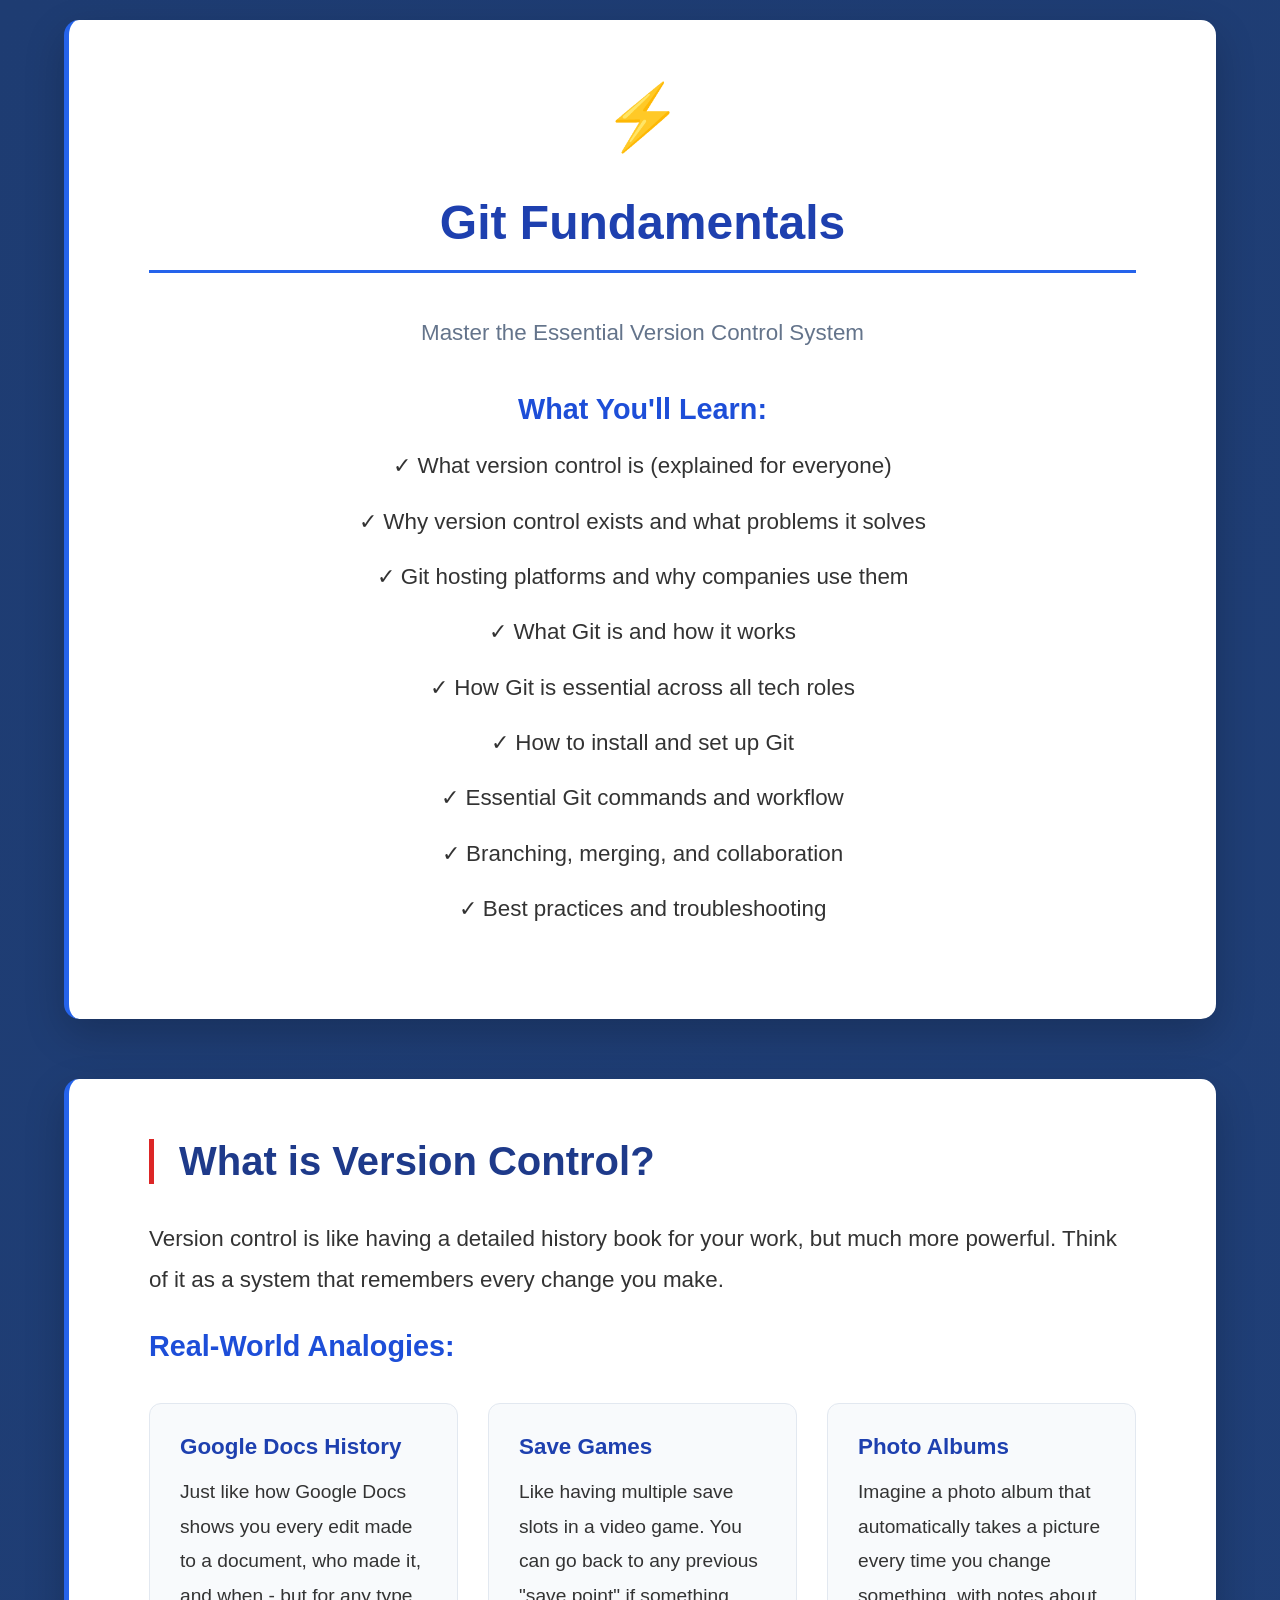
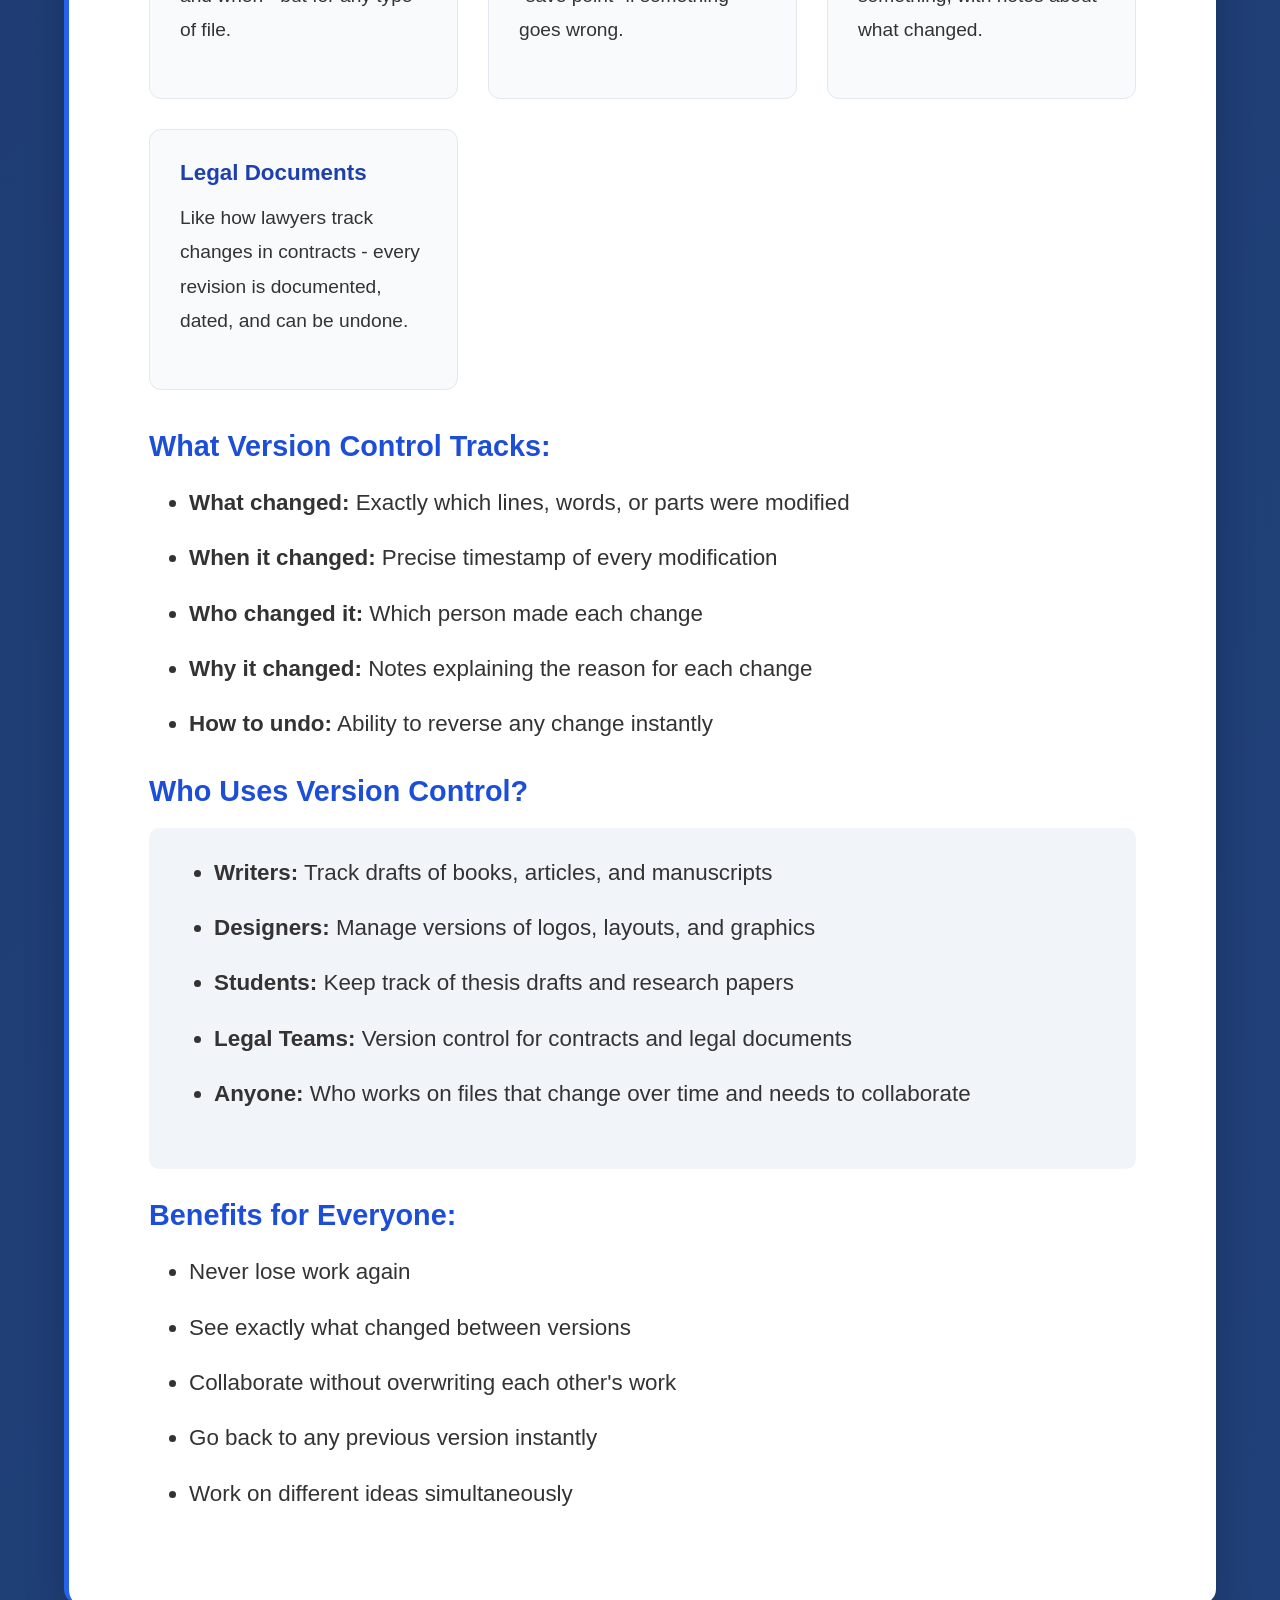
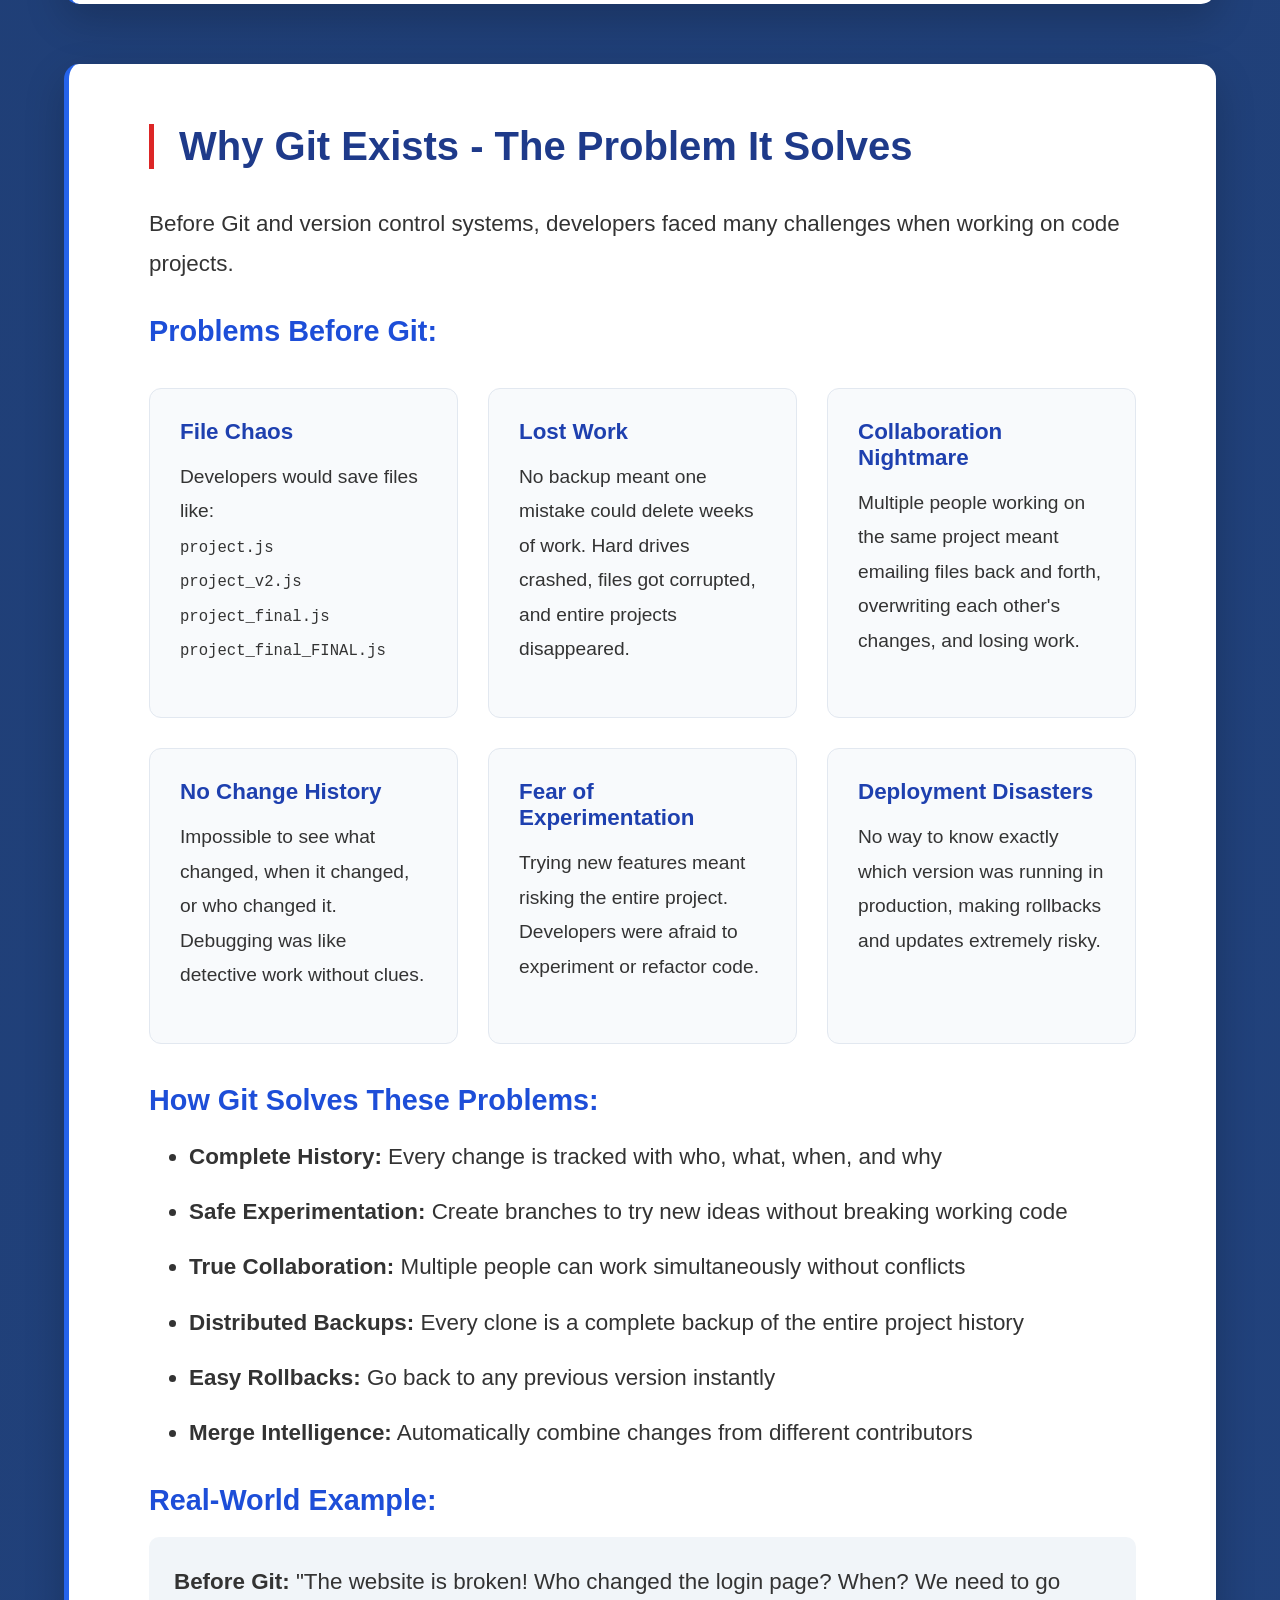
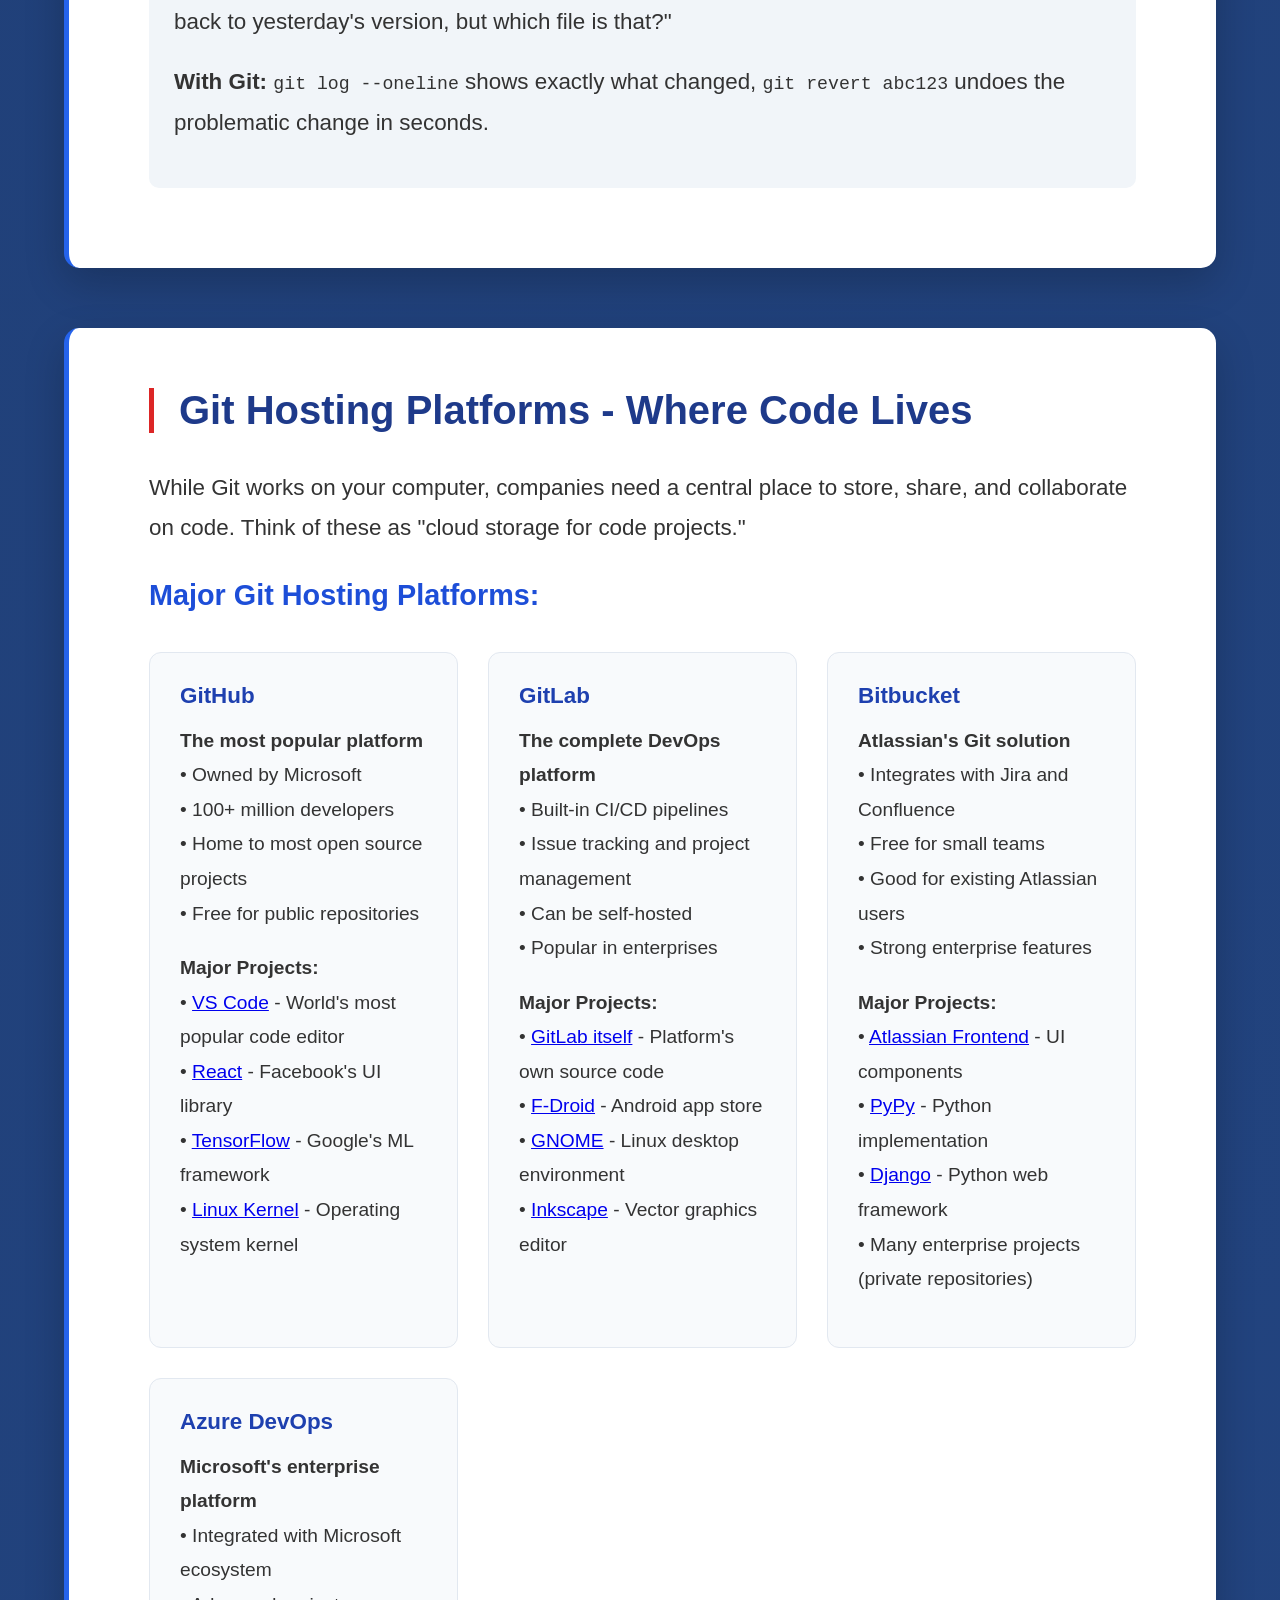
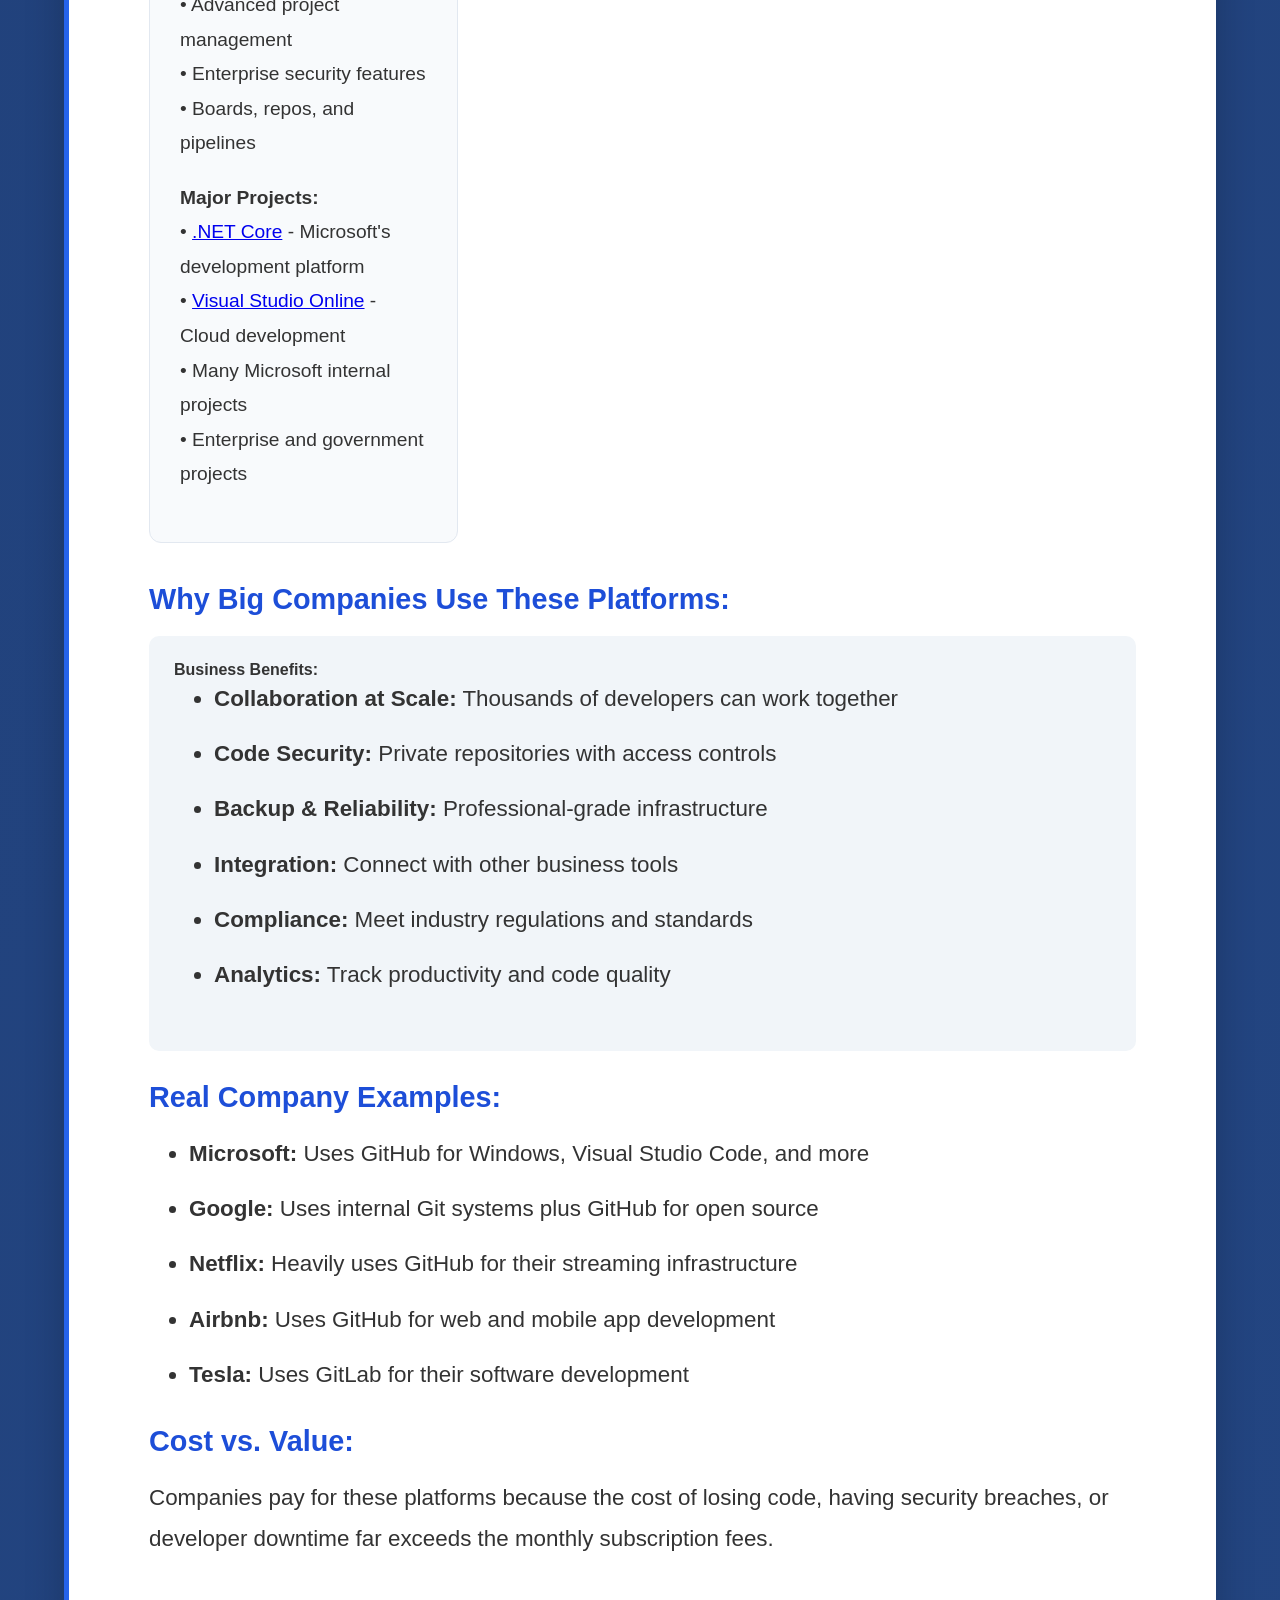
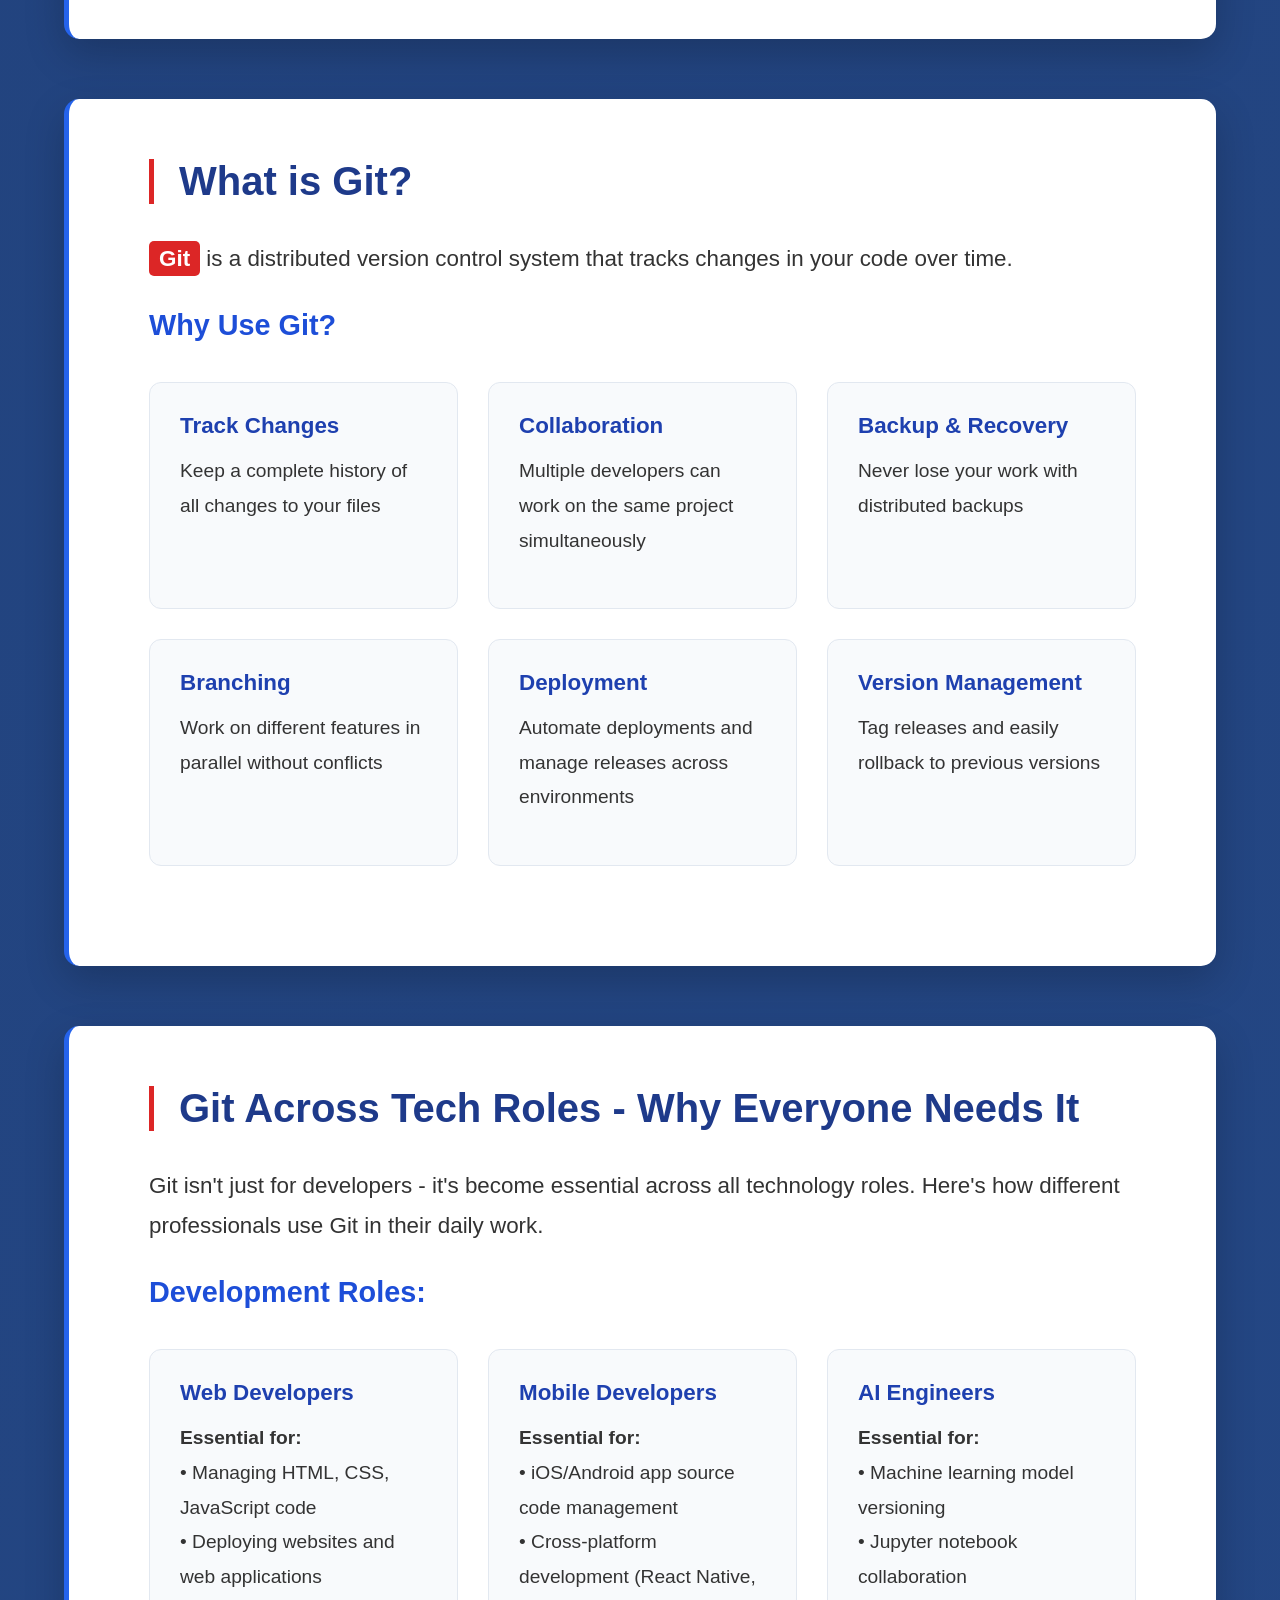
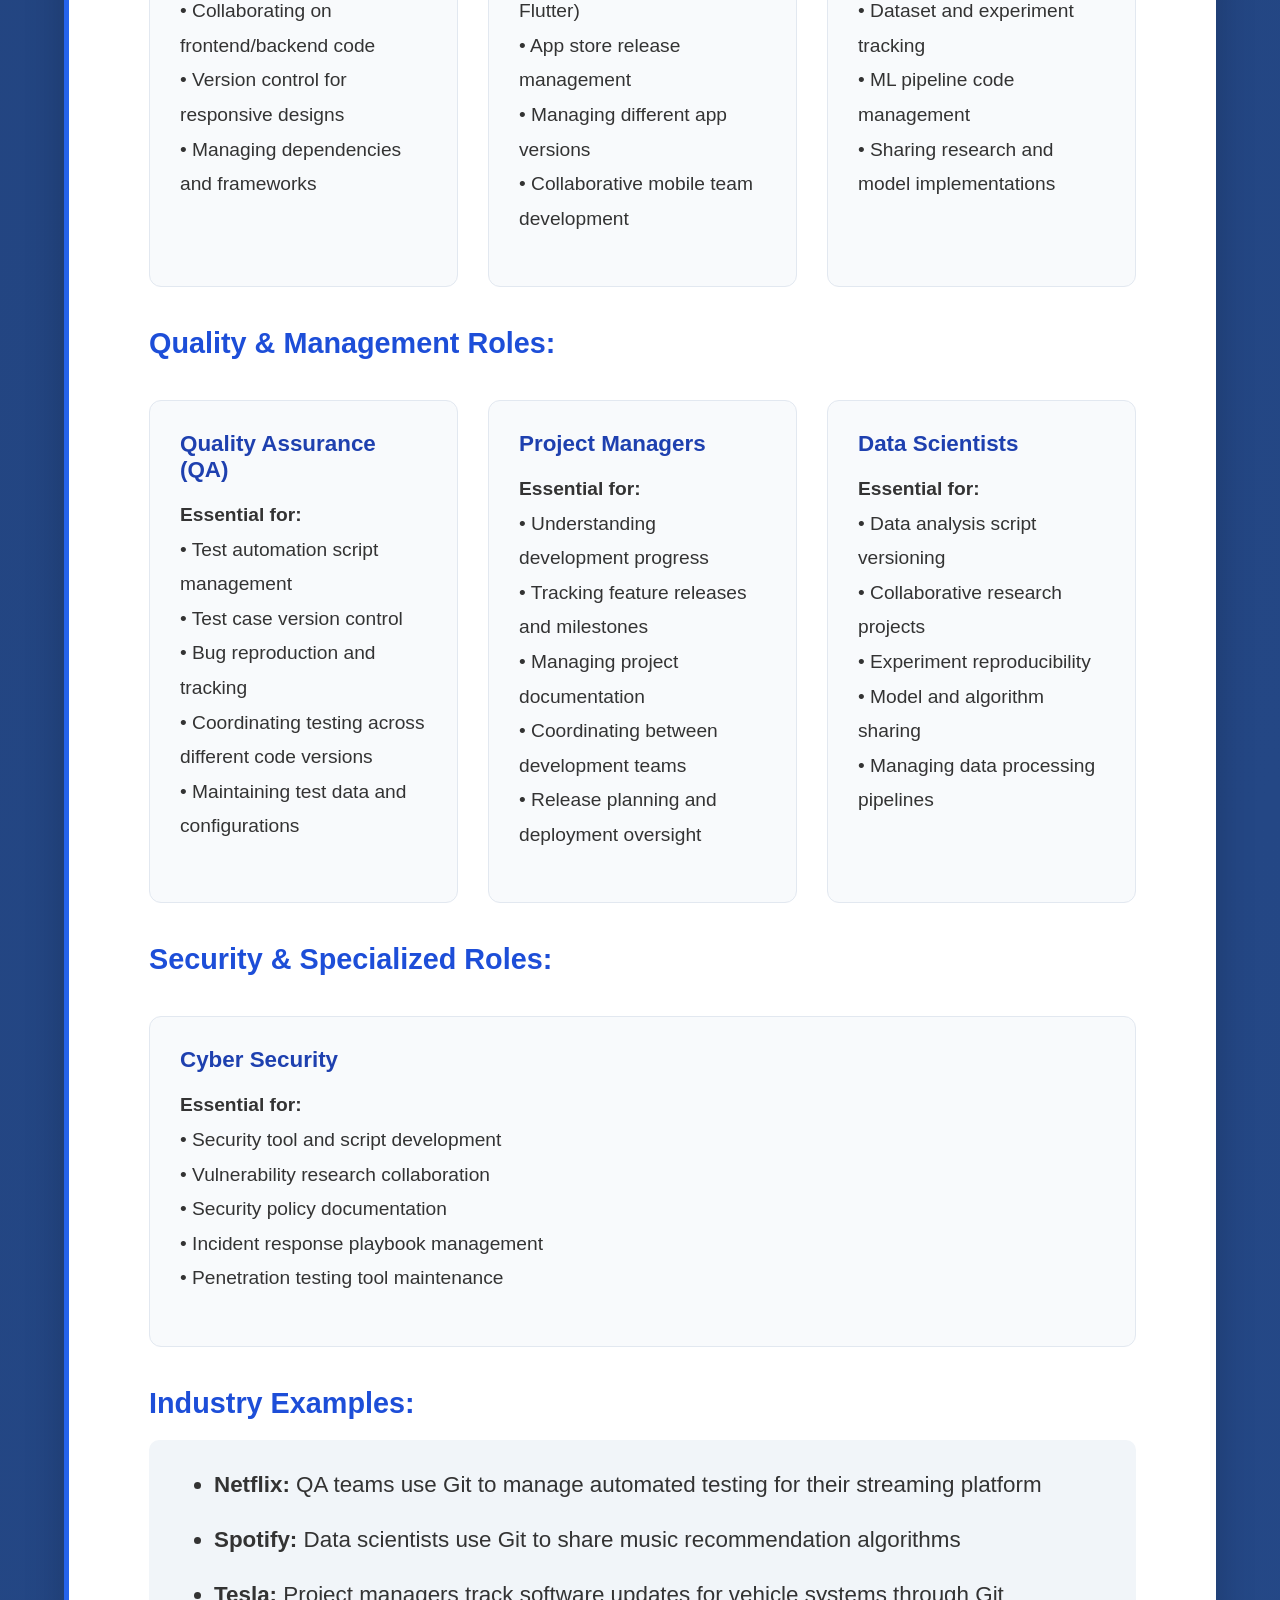
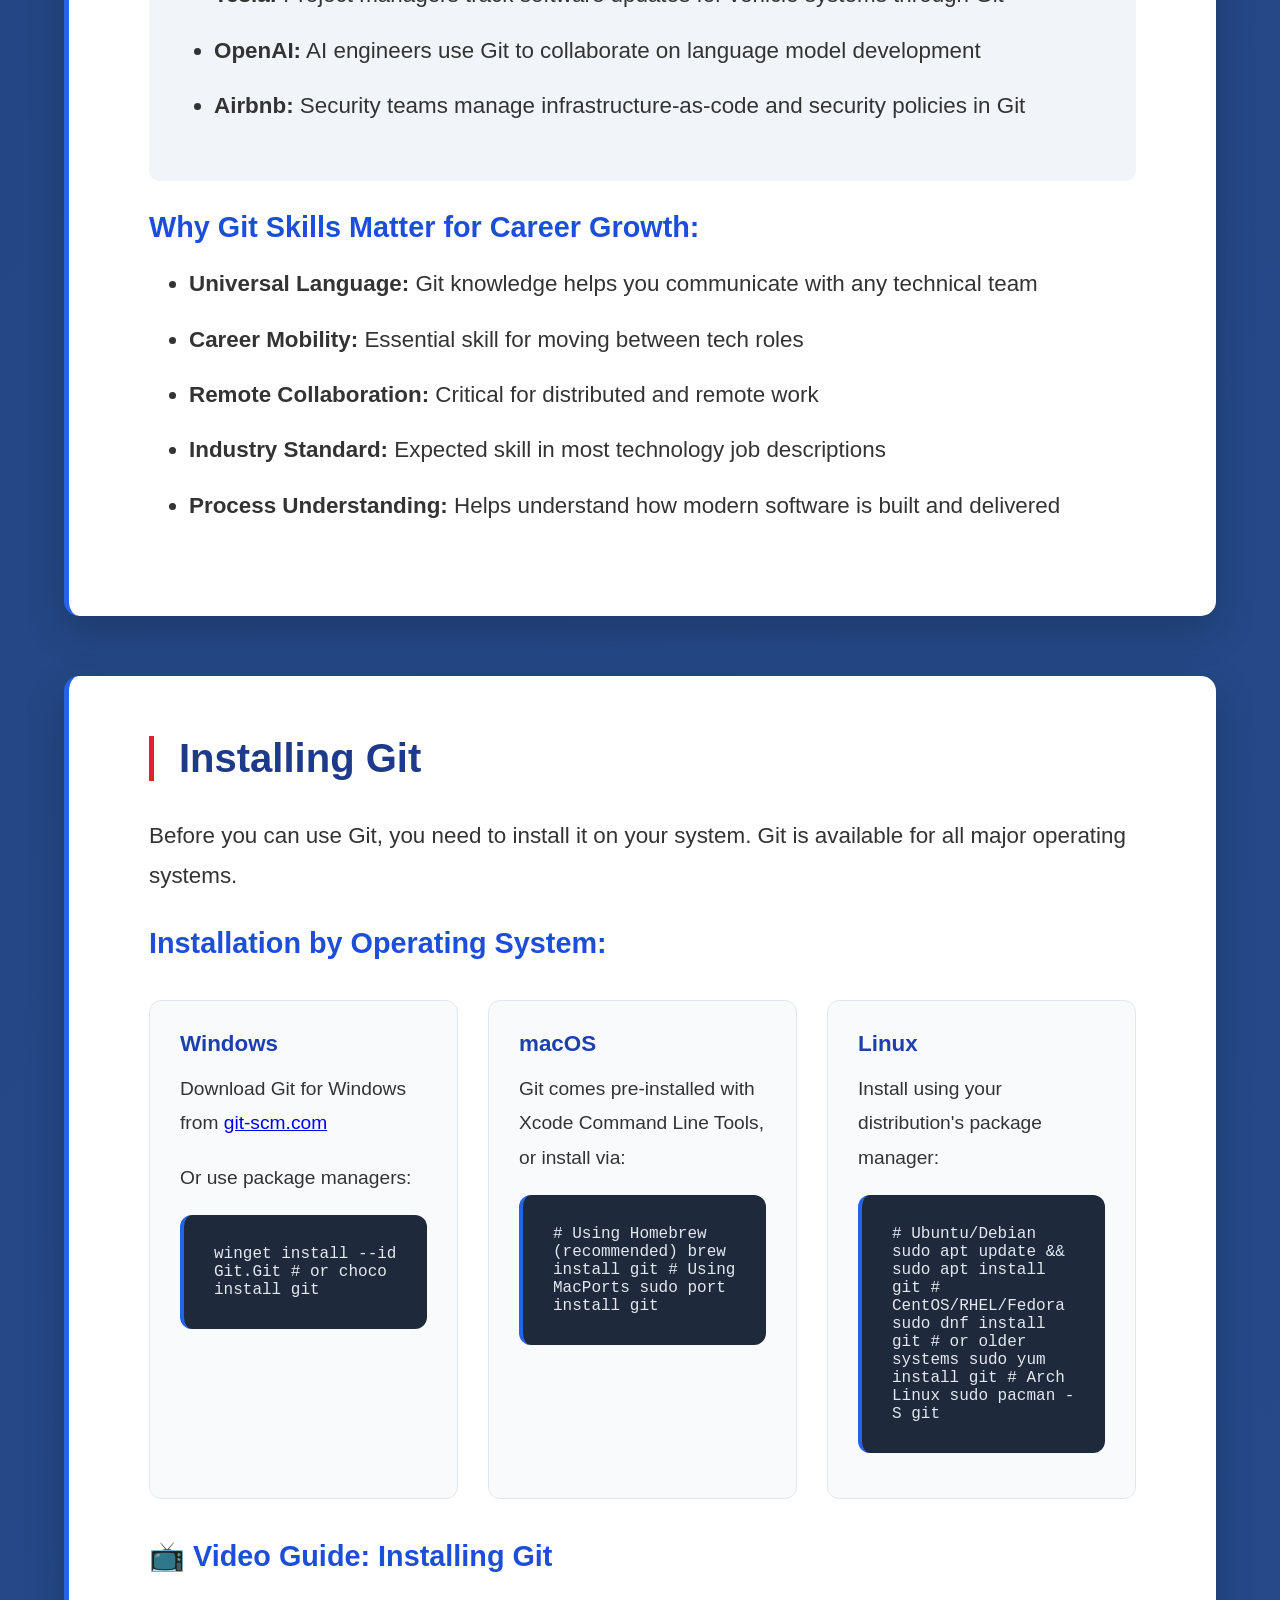
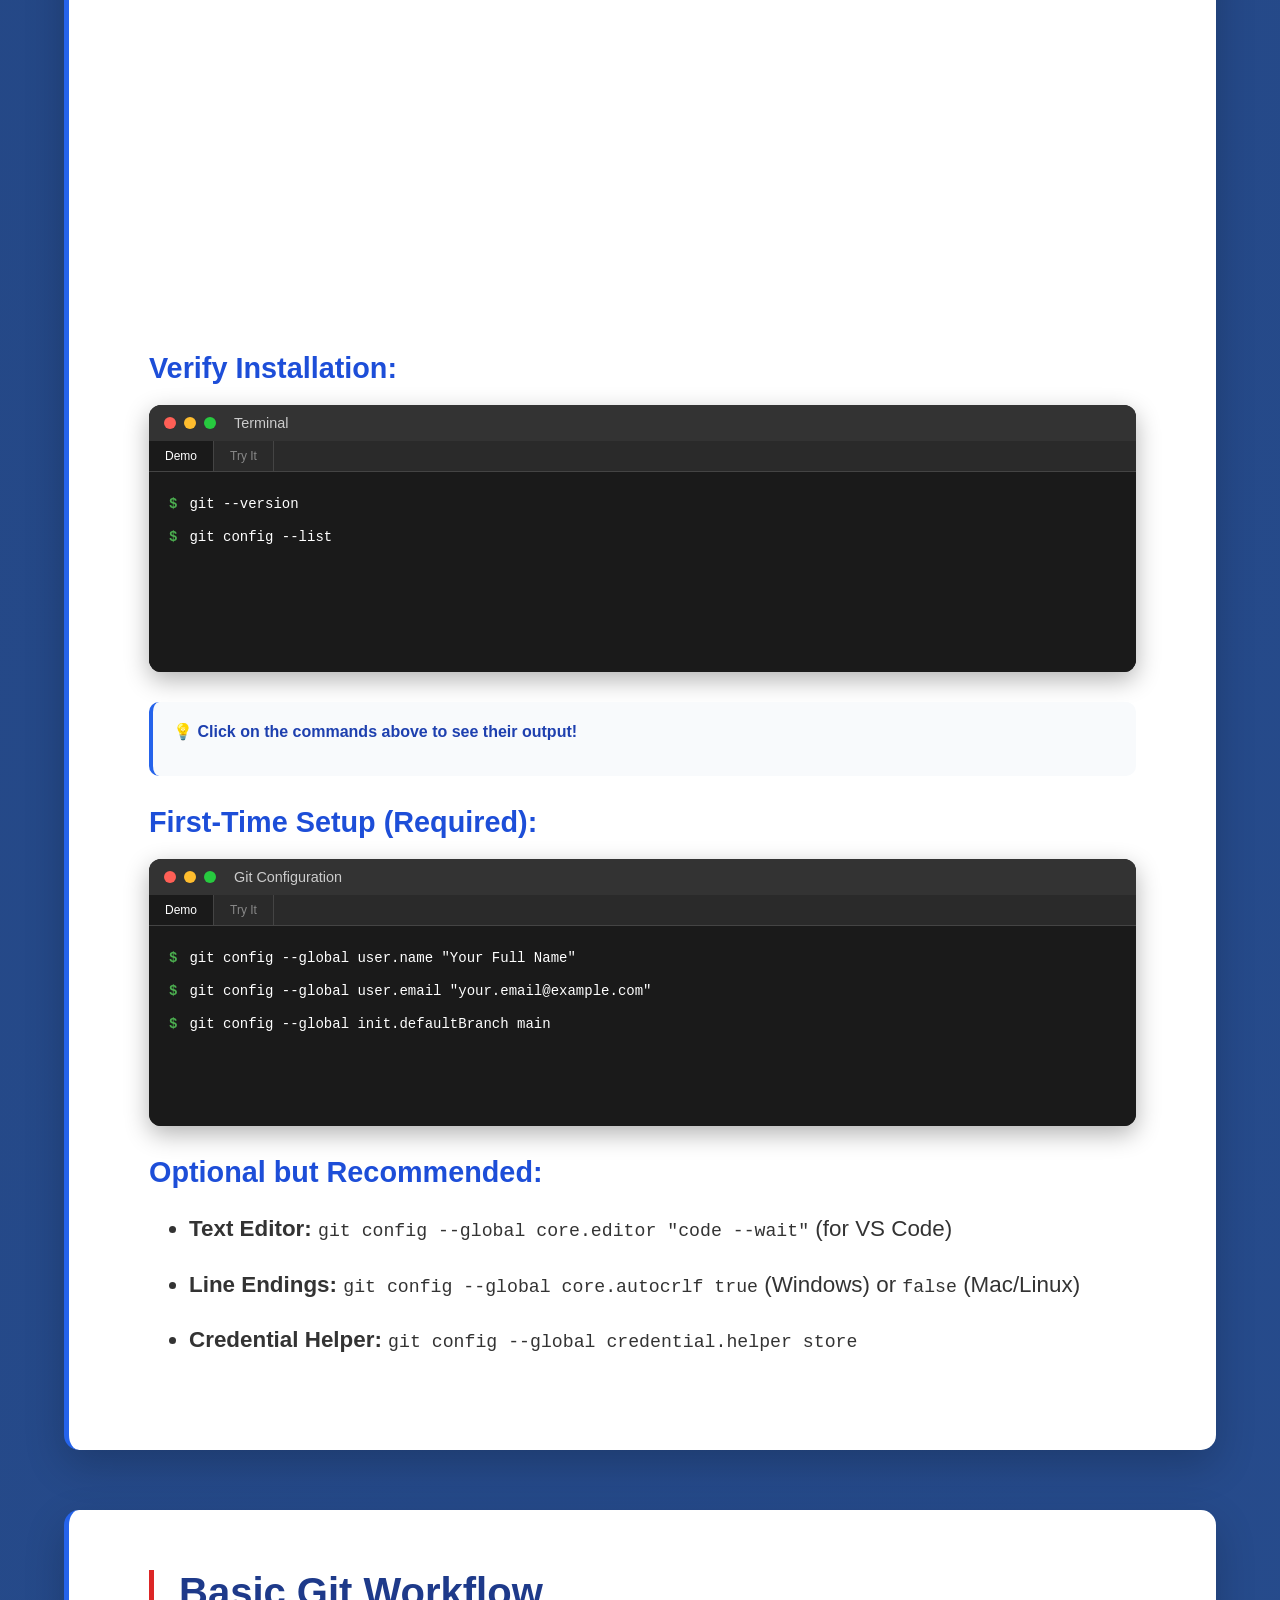
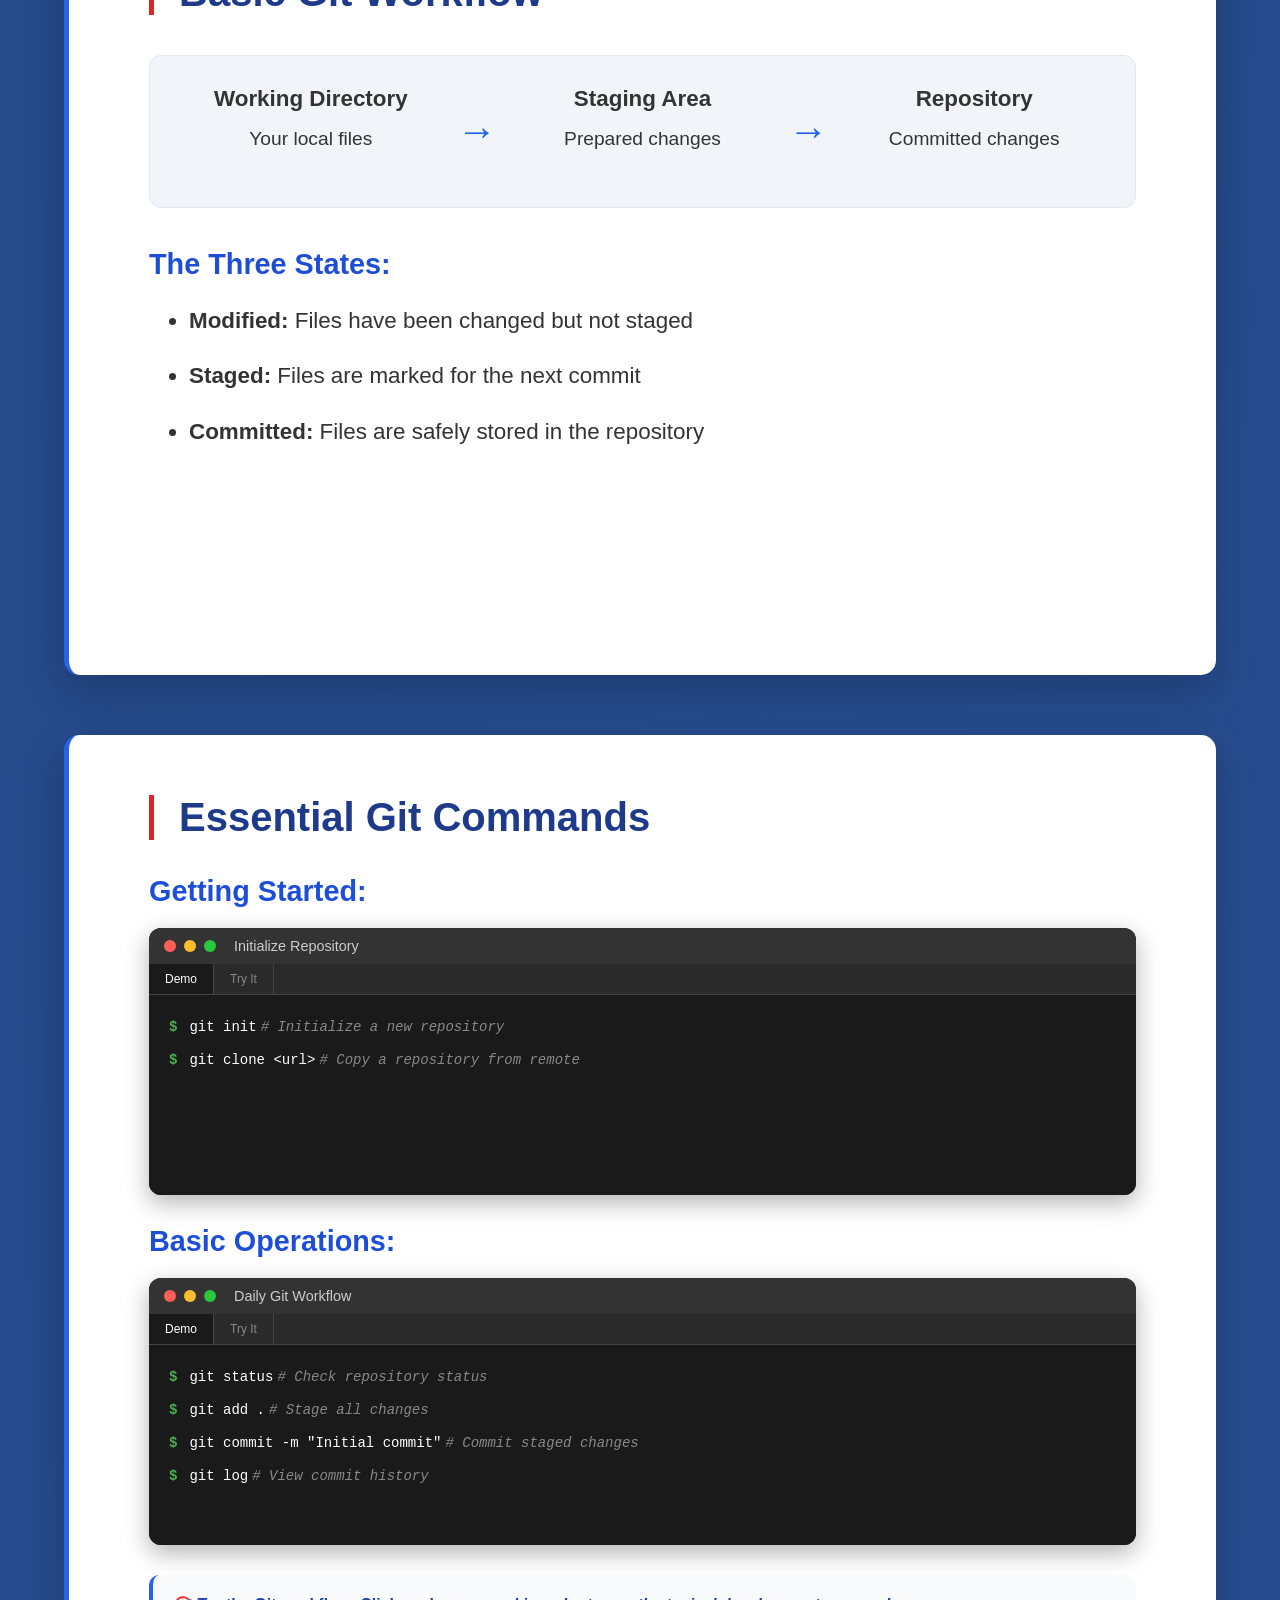
<file: git-presentation.html>
<!DOCTYPE html>
<html lang="en">
<head>
    <meta charset="UTF-8">
    <meta name="viewport" content="width=device-width, initial-scale=1.0">
    <title>Git Fundamentals - Interactive Presentation</title>
    <link rel="stylesheet" href="styles.css">
</head>
<body>
    <div class="presentation-container">
        <!-- Slide 1: Introduction -->
        <div class="slide active">
            <div class="intro-icon">⚡</div>
            <h1>Git Fundamentals</h1>
            <p style="text-align: center; font-size: 1.4em; color: #64748b; margin-bottom: 40px;">
                Master the Essential Version Control System
            </p>
            <div style="text-align: center;">
                <h3>What You'll Learn:</h3>
                <ul style="list-style: none; margin-left: 0;">
                    <li>✓ What version control is (explained for everyone)</li>
                    <li>✓ Why version control exists and what problems it solves</li>
                    <li>✓ Git hosting platforms and why companies use them</li>
                    <li>✓ What Git is and how it works</li>
                    <li>✓ How Git is essential across all tech roles</li>
                    <li>✓ How to install and set up Git</li>
                    <li>✓ Essential Git commands and workflow</li>
                    <li>✓ Branching, merging, and collaboration</li>
                    <li>✓ Best practices and troubleshooting</li>
                </ul>
            </div>
        </div>

        <!-- Slide 2: What is Version Control? (For Non-Developers) -->
        <div class="slide">
            <h2>What is Version Control?</h2>
            <p>Version control is like having a detailed history book for your work, but much more powerful. Think of it as a system that remembers every change you make.</p>
            
            <h3>Real-World Analogies:</h3>
            <div class="feature-grid">
                <div class="feature-card">
                    <h4>Google Docs History</h4>
                    <p>Just like how Google Docs shows you every edit made to a document, who made it, and when - but for any type of file.</p>
                </div>
                <div class="feature-card">
                    <h4>Save Games</h4>
                    <p>Like having multiple save slots in a video game. You can go back to any previous "save point" if something goes wrong.</p>
                </div>
                <div class="feature-card">
                    <h4>Photo Albums</h4>
                    <p>Imagine a photo album that automatically takes a picture every time you change something, with notes about what changed.</p>
                </div>
                <div class="feature-card">
                    <h4>Legal Documents</h4>
                    <p>Like how lawyers track changes in contracts - every revision is documented, dated, and can be undone.</p>
                </div>
            </div>

            <h3>What Version Control Tracks:</h3>
            <ul>
                <li><strong>What changed:</strong> Exactly which lines, words, or parts were modified</li>
                <li><strong>When it changed:</strong> Precise timestamp of every modification</li>
                <li><strong>Who changed it:</strong> Which person made each change</li>
                <li><strong>Why it changed:</strong> Notes explaining the reason for each change</li>
                <li><strong>How to undo:</strong> Ability to reverse any change instantly</li>
            </ul>

            <h3>Who Uses Version Control?</h3>
            <div style="background: #f1f5f9; padding: 25px; border-radius: 10px; margin: 20px 0;">
                <ul>
                    <li><strong>Writers:</strong> Track drafts of books, articles, and manuscripts</li>
                    <li><strong>Designers:</strong> Manage versions of logos, layouts, and graphics</li>
                    <li><strong>Students:</strong> Keep track of thesis drafts and research papers</li>
                    <li><strong>Legal Teams:</strong> Version control for contracts and legal documents</li>
                    <li><strong>Anyone:</strong> Who works on files that change over time and needs to collaborate</li>
                </ul>
            </div>

            <h3>Benefits for Everyone:</h3>
            <ul>
                <li>Never lose work again</li>
                <li>See exactly what changed between versions</li>
                <li>Collaborate without overwriting each other's work</li>
                <li>Go back to any previous version instantly</li>
                <li>Work on different ideas simultaneously</li>
            </ul>
        </div>

        <!-- Slide 3: Why Git Exists - The Problem It Solves -->
        <div class="slide">
            <h2>Why Git Exists - The Problem It Solves</h2>
            <p>Before Git and version control systems, developers faced many challenges when working on code projects.</p>
            
            <h3>Problems Before Git:</h3>
            <div class="feature-grid">
                <div class="feature-card">
                    <h4>File Chaos</h4>
                    <p>Developers would save files like:<br>
                    <code>project.js</code><br>
                    <code>project_v2.js</code><br>
                    <code>project_final.js</code><br>
                    <code>project_final_FINAL.js</code></p>
                </div>
                <div class="feature-card">
                    <h4>Lost Work</h4>
                    <p>No backup meant one mistake could delete weeks of work. Hard drives crashed, files got corrupted, and entire projects disappeared.</p>
                </div>
                <div class="feature-card">
                    <h4>Collaboration Nightmare</h4>
                    <p>Multiple people working on the same project meant emailing files back and forth, overwriting each other's changes, and losing work.</p>
                </div>
                <div class="feature-card">
                    <h4>No Change History</h4>
                    <p>Impossible to see what changed, when it changed, or who changed it. Debugging was like detective work without clues.</p>
                </div>
                <div class="feature-card">
                    <h4>Fear of Experimentation</h4>
                    <p>Trying new features meant risking the entire project. Developers were afraid to experiment or refactor code.</p>
                </div>
                <div class="feature-card">
                    <h4>Deployment Disasters</h4>
                    <p>No way to know exactly which version was running in production, making rollbacks and updates extremely risky.</p>
                </div>
            </div>

            <h3>How Git Solves These Problems:</h3>
            <ul>
                <li><strong>Complete History:</strong> Every change is tracked with who, what, when, and why</li>
                <li><strong>Safe Experimentation:</strong> Create branches to try new ideas without breaking working code</li>
                <li><strong>True Collaboration:</strong> Multiple people can work simultaneously without conflicts</li>
                <li><strong>Distributed Backups:</strong> Every clone is a complete backup of the entire project history</li>
                <li><strong>Easy Rollbacks:</strong> Go back to any previous version instantly</li>
                <li><strong>Merge Intelligence:</strong> Automatically combine changes from different contributors</li>
            </ul>

            <h3>Real-World Example:</h3>
            <div style="background: #f1f5f9; padding: 25px; border-radius: 10px; margin: 20px 0;">
                <p><strong>Before Git:</strong> "The website is broken! Who changed the login page? When? We need to go back to yesterday's version, but which file is that?"</p>
                <p><strong>With Git:</strong> <code>git log --oneline</code> shows exactly what changed, <code>git revert abc123</code> undoes the problematic change in seconds.</p>
            </div>
        </div>

        <!-- Slide 4: Git Hosting Platforms - Where Code Lives -->
        <div class="slide">
            <h2>Git Hosting Platforms - Where Code Lives</h2>
            <p>While Git works on your computer, companies need a central place to store, share, and collaborate on code. Think of these as "cloud storage for code projects."</p>
            
            <h3>Major Git Hosting Platforms:</h3>
            <div class="feature-grid">
                <div class="feature-card">
                    <h4>GitHub</h4>
                    <p><strong>The most popular platform</strong><br>
                    • Owned by Microsoft<br>
                    • 100+ million developers<br>
                    • Home to most open source projects<br>
                    • Free for public repositories</p>
                    <p><strong>Major Projects:</strong><br>
                    • <a href="https://github.com/microsoft/vscode" target="_blank">VS Code</a> - World's most popular code editor<br>
                    • <a href="https://github.com/facebook/react" target="_blank">React</a> - Facebook's UI library<br>
                    • <a href="https://github.com/tensorflow/tensorflow" target="_blank">TensorFlow</a> - Google's ML framework<br>
                    • <a href="https://github.com/torvalds/linux" target="_blank">Linux Kernel</a> - Operating system kernel</p>
                </div>
                <div class="feature-card">
                    <h4>GitLab</h4>
                    <p><strong>The complete DevOps platform</strong><br>
                    • Built-in CI/CD pipelines<br>
                    • Issue tracking and project management<br>
                    • Can be self-hosted<br>
                    • Popular in enterprises</p>
                    <p><strong>Major Projects:</strong><br>
                    • <a href="https://gitlab.com/gitlab-org/gitlab" target="_blank">GitLab itself</a> - Platform's own source code<br>
                    • <a href="https://gitlab.com/fdroid/fdroidclient" target="_blank">F-Droid</a> - Android app store<br>
                    • <a href="https://gitlab.gnome.org/GNOME" target="_blank">GNOME</a> - Linux desktop environment<br>
                    • <a href="https://gitlab.com/inkscape/inkscape" target="_blank">Inkscape</a> - Vector graphics editor</p>
                </div>
                <div class="feature-card">
                    <h4>Bitbucket</h4>
                    <p><strong>Atlassian's Git solution</strong><br>
                    • Integrates with Jira and Confluence<br>
                    • Free for small teams<br>
                    • Good for existing Atlassian users<br>
                    • Strong enterprise features</p>
                    <p><strong>Major Projects:</strong><br>
                    • <a href="https://bitbucket.org/atlassian/atlassian-frontend" target="_blank">Atlassian Frontend</a> - UI components<br>
                    • <a href="https://bitbucket.org/pypy/pypy" target="_blank">PyPy</a> - Python implementation<br>
                    • <a href="https://bitbucket.org/django/django" target="_blank">Django</a> - Python web framework<br>
                    • Many enterprise projects (private repositories)</p>
                </div>
                <div class="feature-card">
                    <h4>Azure DevOps</h4>
                    <p><strong>Microsoft's enterprise platform</strong><br>
                    • Integrated with Microsoft ecosystem<br>
                    • Advanced project management<br>
                    • Enterprise security features<br>
                    • Boards, repos, and pipelines</p>
                    <p><strong>Major Projects:</strong><br>
                    • <a href="https://dev.azure.com/dnceng/public" target="_blank">.NET Core</a> - Microsoft's development platform<br>
                    • <a href="https://dev.azure.com/mseng/VSOnline" target="_blank">Visual Studio Online</a> - Cloud development<br>
                    • Many Microsoft internal projects<br>
                    • Enterprise and government projects</p>
                </div>
            </div>

            <h3>Why Big Companies Use These Platforms:</h3>
            <div style="background: #f1f5f9; padding: 25px; border-radius: 10px; margin: 20px 0;">
                <h4>Business Benefits:</h4>
                <ul>
                    <li><strong>Collaboration at Scale:</strong> Thousands of developers can work together</li>
                    <li><strong>Code Security:</strong> Private repositories with access controls</li>
                    <li><strong>Backup & Reliability:</strong> Professional-grade infrastructure</li>
                    <li><strong>Integration:</strong> Connect with other business tools</li>
                    <li><strong>Compliance:</strong> Meet industry regulations and standards</li>
                    <li><strong>Analytics:</strong> Track productivity and code quality</li>
                </ul>
            </div>

            <h3>Real Company Examples:</h3>
            <ul>
                <li><strong>Microsoft:</strong> Uses GitHub for Windows, Visual Studio Code, and more</li>
                <li><strong>Google:</strong> Uses internal Git systems plus GitHub for open source</li>
                <li><strong>Netflix:</strong> Heavily uses GitHub for their streaming infrastructure</li>
                <li><strong>Airbnb:</strong> Uses GitHub for web and mobile app development</li>
                <li><strong>Tesla:</strong> Uses GitLab for their software development</li>
            </ul>

            <h3>Cost vs. Value:</h3>
            <p>Companies pay for these platforms because the cost of losing code, having security breaches, or developer downtime far exceeds the monthly subscription fees.</p>
        </div>

        <!-- Slide 5: What is Git? -->
        <div class="slide">
            <h2>What is Git?</h2>
            <p><span class="highlight">Git</span> is a distributed version control system that tracks changes in your code over time.</p>
            
            <h3>Why Use Git?</h3>
            <div class="feature-grid">
                <div class="feature-card">
                    <h4>Track Changes</h4>
                    <p>Keep a complete history of all changes to your files</p>
                </div>
                <div class="feature-card">
                    <h4>Collaboration</h4>
                    <p>Multiple developers can work on the same project simultaneously</p>
                </div>
                <div class="feature-card">
                    <h4>Backup & Recovery</h4>
                    <p>Never lose your work with distributed backups</p>
                </div>
                <div class="feature-card">
                    <h4>Branching</h4>
                    <p>Work on different features in parallel without conflicts</p>
                </div>
                <div class="feature-card">
                    <h4>Deployment</h4>
                    <p>Automate deployments and manage releases across environments</p>
                </div>
                <div class="feature-card">
                    <h4>Version Management</h4>
                    <p>Tag releases and easily rollback to previous versions</p>
                </div>
            </div>
        </div>

        <!-- Slide 6: Git for Different Tech Roles -->
        <div class="slide">
            <h2>Git Across Tech Roles - Why Everyone Needs It</h2>
            <p>Git isn't just for developers - it's become essential across all technology roles. Here's how different professionals use Git in their daily work.</p>
            
            <h3>Development Roles:</h3>
            <div class="feature-grid">
                <div class="feature-card">
                    <h4>Web Developers</h4>
                    <p><strong>Essential for:</strong><br>
                    • Managing HTML, CSS, JavaScript code<br>
                    • Deploying websites and web applications<br>
                    • Collaborating on frontend/backend code<br>
                    • Version control for responsive designs<br>
                    • Managing dependencies and frameworks</p>
                </div>
                <div class="feature-card">
                    <h4>Mobile Developers</h4>
                    <p><strong>Essential for:</strong><br>
                    • iOS/Android app source code management<br>
                    • Cross-platform development (React Native, Flutter)<br>
                    • App store release management<br>
                    • Managing different app versions<br>
                    • Collaborative mobile team development</p>
                </div>
                <div class="feature-card">
                    <h4>AI Engineers</h4>
                    <p><strong>Essential for:</strong><br>
                    • Machine learning model versioning<br>
                    • Jupyter notebook collaboration<br>
                    • Dataset and experiment tracking<br>
                    • ML pipeline code management<br>
                    • Sharing research and model implementations</p>
                </div>
            </div>

            <h3>Quality & Management Roles:</h3>
            <div class="feature-grid">
                <div class="feature-card">
                    <h4>Quality Assurance (QA)</h4>
                    <p><strong>Essential for:</strong><br>
                    • Test automation script management<br>
                    • Test case version control<br>
                    • Bug reproduction and tracking<br>
                    • Coordinating testing across different code versions<br>
                    • Maintaining test data and configurations</p>
                </div>
                <div class="feature-card">
                    <h4>Project Managers</h4>
                    <p><strong>Essential for:</strong><br>
                    • Understanding development progress<br>
                    • Tracking feature releases and milestones<br>
                    • Managing project documentation<br>
                    • Coordinating between development teams<br>
                    • Release planning and deployment oversight</p>
                </div>
                <div class="feature-card">
                    <h4>Data Scientists</h4>
                    <p><strong>Essential for:</strong><br>
                    • Data analysis script versioning<br>
                    • Collaborative research projects<br>
                    • Experiment reproducibility<br>
                    • Model and algorithm sharing<br>
                    • Managing data processing pipelines</p>
                </div>
            </div>

            <h3>Security & Specialized Roles:</h3>
            <div class="feature-grid">
                <div class="feature-card">
                    <h4>Cyber Security</h4>
                    <p><strong>Essential for:</strong><br>
                    • Security tool and script development<br>
                    • Vulnerability research collaboration<br>
                    • Security policy documentation<br>
                    • Incident response playbook management<br>
                    • Penetration testing tool maintenance</p>
                </div>
            </div>

            <h3>Industry Examples:</h3>
            <div style="background: #f1f5f9; padding: 25px; border-radius: 10px; margin: 20px 0;">
                <ul>
                    <li><strong>Netflix:</strong> QA teams use Git to manage automated testing for their streaming platform</li>
                    <li><strong>Spotify:</strong> Data scientists use Git to share music recommendation algorithms</li>
                    <li><strong>Tesla:</strong> Project managers track software updates for vehicle systems through Git</li>
                    <li><strong>OpenAI:</strong> AI engineers use Git to collaborate on language model development</li>
                    <li><strong>Airbnb:</strong> Security teams manage infrastructure-as-code and security policies in Git</li>
                </ul>
            </div>

            <h3>Why Git Skills Matter for Career Growth:</h3>
            <ul>
                <li><strong>Universal Language:</strong> Git knowledge helps you communicate with any technical team</li>
                <li><strong>Career Mobility:</strong> Essential skill for moving between tech roles</li>
                <li><strong>Remote Collaboration:</strong> Critical for distributed and remote work</li>
                <li><strong>Industry Standard:</strong> Expected skill in most technology job descriptions</li>
                <li><strong>Process Understanding:</strong> Helps understand how modern software is built and delivered</li>
            </ul>
        </div>

        <!-- Slide 7: Git Installation -->
        <div class="slide">
            <h2>Installing Git</h2>
            <p>Before you can use Git, you need to install it on your system. Git is available for all major operating systems.</p>
            
            <h3>Installation by Operating System:</h3>
            <div class="feature-grid">
                <div class="feature-card">
                    <h4>Windows</h4>
                    <p>Download Git for Windows from <a href="https://git-scm.com/download/win" target="_blank">git-scm.com</a></p>
                    <p>Or use package managers:</p>
                    <div class="code-block" style="margin: 15px 0; font-size: 1em;">
winget install --id Git.Git
# or
choco install git
                    </div>
                </div>
                <div class="feature-card">
                    <h4>macOS</h4>
                    <p>Git comes pre-installed with Xcode Command Line Tools, or install via:</p>
                    <div class="code-block" style="margin: 15px 0; font-size: 1em;">
# Using Homebrew (recommended)
brew install git

# Using MacPorts
sudo port install git
                    </div>
                </div>
                <div class="feature-card">
                    <h4>Linux</h4>
                    <p>Install using your distribution's package manager:</p>
                    <div class="code-block" style="margin: 15px 0; font-size: 1em;">
# Ubuntu/Debian
sudo apt update && sudo apt install git

# CentOS/RHEL/Fedora
sudo dnf install git
# or older systems
sudo yum install git

# Arch Linux
sudo pacman -S git
                    </div>
                </div>
            </div>

            <h3>📺 Video Guide: Installing Git</h3>
            <div style="text-align: center; margin: 30px 0;">
                <iframe width="560" height="315" src="https://www.youtube.com/embed/t2-l3WvWvqg?si=A5JlTom7h_dAhxuQ" title="YouTube video player" frameborder="0" allow="accelerometer; autoplay; clipboard-write; encrypted-media; gyroscope; picture-in-picture; web-share" referrerpolicy="strict-origin-when-cross-origin" allowfullscreen style="max-width: 100%; border-radius: 8px;"></iframe>
            </div>

            <h3>Verify Installation:</h3>
            <div class="terminal">
                <div class="terminal-header">
                    <div class="terminal-button close"></div>
                    <div class="terminal-button minimize"></div>
                    <div class="terminal-button maximize"></div>
                    <div class="terminal-title">Terminal</div>
                </div>
                <div class="terminal-tabs">
                    <div class="terminal-tab active" data-tab="demo1">Demo</div>
                    <div class="terminal-tab" data-tab="interactive1">Try It</div>
                </div>
                <div class="terminal-content">
                    <div class="terminal-body" id="demo1">
                        <div class="terminal-line">
                            <span class="terminal-prompt">$</span>
                            <span class="terminal-command">git --version</span>
                            <div class="terminal-output" style="display: none;">git version 2.41.0</div>
                        </div>
                        <div class="terminal-line">
                            <span class="terminal-prompt">$</span>
                            <span class="terminal-command">git config --list</span>
                            <div class="terminal-output" style="display: none;">user.name=Your Name
user.email=your@email.com
core.editor=code --wait
init.defaultbranch=main</div>
                        </div>
                    </div>
                    <div class="interactive-terminal" id="interactive1" style="display: none;">
                        <div class="custom-terminal">
                            <div class="terminal-output-area"></div>
                            <div class="terminal-input-line">
                                <span class="terminal-prompt">$</span>
                                <input type="text" class="terminal-input" placeholder="Type a command..." autocomplete="off">
                            </div>
                        </div>
                    </div>
                </div>
            </div>
            <div class="interactive-demo">
                <div class="demo-title">💡 Click on the commands above to see their output!</div>
            </div>

            <h3>First-Time Setup (Required):</h3>
            <div class="terminal">
                <div class="terminal-header">
                    <div class="terminal-button close"></div>
                    <div class="terminal-button minimize"></div>
                    <div class="terminal-button maximize"></div>
                    <div class="terminal-title">Git Configuration</div>
                </div>
                <div class="terminal-tabs">
                    <div class="terminal-tab active" data-tab="demo2">Demo</div>
                    <div class="terminal-tab" data-tab="interactive2">Try It</div>
                </div>
                <div class="terminal-content">
                    <div class="terminal-body" id="demo2">
                        <div class="terminal-line">
                            <span class="terminal-prompt">$</span>
                            <span class="terminal-command">git config --global user.name "Your Full Name"</span>
                            <div class="terminal-output" style="display: none;"></div>
                        </div>
                        <div class="terminal-line">
                            <span class="terminal-prompt">$</span>
                            <span class="terminal-command">git config --global user.email "your.email@example.com"</span>
                            <div class="terminal-output" style="display: none;"></div>
                        </div>
                        <div class="terminal-line">
                            <span class="terminal-prompt">$</span>
                            <span class="terminal-command">git config --global init.defaultBranch main</span>
                            <div class="terminal-output" style="display: none;"></div>
                        </div>
                    </div>
                    <div class="interactive-terminal" id="interactive2" style="display: none;">
                        <div class="custom-terminal">
                            <div class="terminal-output-area"></div>
                            <div class="terminal-input-line">
                                <span class="terminal-prompt">$</span>
                                <input type="text" class="terminal-input" placeholder="Type a command..." autocomplete="off">
                            </div>
                        </div>
                    </div>
                </div>
            </div>

            <h3>Optional but Recommended:</h3>
            <ul>
                <li><strong>Text Editor:</strong> <code>git config --global core.editor "code --wait"</code> (for VS Code)</li>
                <li><strong>Line Endings:</strong> <code>git config --global core.autocrlf true</code> (Windows) or <code>false</code> (Mac/Linux)</li>
                <li><strong>Credential Helper:</strong> <code>git config --global credential.helper store</code></li>
            </ul>
        </div>

        <!-- Slide 8: Basic Git Workflow -->
        <div class="slide">
            <h2>Basic Git Workflow</h2>
            <div class="git-workflow">
                <div class="workflow-step">
                    <h4>Working Directory</h4>
                    <p>Your local files</p>
                </div>
                <div class="workflow-arrow">→</div>
                <div class="workflow-step">
                    <h4>Staging Area</h4>
                    <p>Prepared changes</p>
                </div>
                <div class="workflow-arrow">→</div>
                <div class="workflow-step">
                    <h4>Repository</h4>
                    <p>Committed changes</p>
                </div>
            </div>
            
            <h3>The Three States:</h3>
            <ul>
                <li><strong>Modified:</strong> Files have been changed but not staged</li>
                <li><strong>Staged:</strong> Files are marked for the next commit</li>
                <li><strong>Committed:</strong> Files are safely stored in the repository</li>
            </ul>
        </div>

        <!-- Slide 9: Essential Commands -->
        <div class="slide">
            <h2>Essential Git Commands</h2>
            
            <h3>Getting Started:</h3>
            <div class="terminal">
                <div class="terminal-header">
                    <div class="terminal-button close"></div>
                    <div class="terminal-button minimize"></div>
                    <div class="terminal-button maximize"></div>
                    <div class="terminal-title">Initialize Repository</div>
                </div>
                <div class="terminal-tabs">
                    <div class="terminal-tab active" data-tab="demo3">Demo</div>
                    <div class="terminal-tab" data-tab="interactive3">Try It</div>
                </div>
                <div class="terminal-content">
                    <div class="terminal-body" id="demo3">
                        <div class="terminal-line">
                            <span class="terminal-prompt">$</span>
                            <span class="terminal-command">git init</span>
                            <span class="terminal-comment"># Initialize a new repository</span>
                            <div class="terminal-output" style="display: none;">Initialized empty Git repository in /current/directory/.git/</div>
                        </div>
                        <div class="terminal-line">
                            <span class="terminal-prompt">$</span>
                            <span class="terminal-command">git clone &lt;url&gt;</span>
                            <span class="terminal-comment"># Copy a repository from remote</span>
                            <div class="terminal-output" style="display: none;">Cloning into 'repository'...
remote: Enumerating objects: 100, done.
Receiving objects: 100% (100/100), done.</div>
                        </div>
                    </div>
                    <div class="interactive-terminal" id="interactive3" style="display: none;">
                        <div class="custom-terminal">
                            <div class="terminal-output-area"></div>
                            <div class="terminal-input-line">
                                <span class="terminal-prompt">$</span>
                                <input type="text" class="terminal-input" placeholder="Type a command..." autocomplete="off">
                            </div>
                        </div>
                    </div>
                </div>
            </div>

            <h3>Basic Operations:</h3>
            <div class="terminal">
                <div class="terminal-header">
                    <div class="terminal-button close"></div>
                    <div class="terminal-button minimize"></div>
                    <div class="terminal-button maximize"></div>
                    <div class="terminal-title">Daily Git Workflow</div>
                </div>
                <div class="terminal-tabs">
                    <div class="terminal-tab active" data-tab="demo4">Demo</div>
                    <div class="terminal-tab" data-tab="interactive4">Try It</div>
                </div>
                <div class="terminal-content">
                    <div class="terminal-body" id="demo4">
                        <div class="terminal-line">
                            <span class="terminal-prompt">$</span>
                            <span class="terminal-command">git status</span>
                            <span class="terminal-comment"># Check repository status</span>
                            <div class="terminal-output" style="display: none;">On branch main
Nothing to commit, working tree clean</div>
                        </div>
                        <div class="terminal-line">
                            <span class="terminal-prompt">$</span>
                            <span class="terminal-command">git add .</span>
                            <span class="terminal-comment"># Stage all changes</span>
                            <div class="terminal-output" style="display: none;"></div>
                        </div>
                        <div class="terminal-line">
                            <span class="terminal-prompt">$</span>
                            <span class="terminal-command">git commit -m "Initial commit"</span>
                            <span class="terminal-comment"># Commit staged changes</span>
                            <div class="terminal-output" style="display: none;">[main (root-commit) abc123] Initial commit
 3 files changed, 45 insertions(+)
 create mode 100644 index.html
 create mode 100644 style.css
 create mode 100644 script.js</div>
                        </div>
                        <div class="terminal-line">
                            <span class="terminal-prompt">$</span>
                            <span class="terminal-command">git log</span>
                            <span class="terminal-comment"># View commit history</span>
                            <div class="terminal-output" style="display: none;">commit abc123def456 (HEAD -> main)
Author: Your Name &lt;your@email.com&gt;
Date: Thu Oct 10 2025 10:30:00

    Initial commit</div>
                        </div>
                    </div>
                    <div class="interactive-terminal" id="interactive4" style="display: none;">
                        <div class="custom-terminal">
                            <div class="terminal-output-area"></div>
                            <div class="terminal-input-line">
                                <span class="terminal-prompt">$</span>
                                <input type="text" class="terminal-input" placeholder="Type a command..." autocomplete="off">
                            </div>
                        </div>
                    </div>
                </div>
            </div>
            <div class="interactive-demo">
                <div class="demo-title">🎯 Try the Git workflow: Click each command in order to see the typical development process!</div>
            </div>
        </div>

        <!-- Slide 10: Branching -->
        <div class="slide">
            <h2>Branching & Merging</h2>
            
            <p>Branches allow you to work on different features simultaneously without affecting the main codebase.</p>
            
            <h3>Branch Commands:</h3>
            <div class="terminal">
                <div class="terminal-header">
                    <div class="terminal-button close"></div>
                    <div class="terminal-button minimize"></div>
                    <div class="terminal-button maximize"></div>
                    <div class="terminal-title">Git Branching Demo</div>
                </div>
                <div class="terminal-tabs">
                    <div class="terminal-tab active" data-tab="demo5">Demo</div>
                    <div class="terminal-tab" data-tab="interactive5">Try It</div>
                </div>
                <div class="terminal-content">
                    <div class="terminal-body" id="demo5">
                        <div class="terminal-line">
                            <span class="terminal-prompt">$</span>
                            <span class="terminal-command">git branch</span>
                            <span class="terminal-comment"># List all branches</span>
                            <div class="terminal-output" style="display: none;">* main</div>
                        </div>
                        <div class="terminal-line">
                            <span class="terminal-prompt">$</span>
                            <span class="terminal-command">git branch feature/new-feature</span>
                            <span class="terminal-comment"># Create a new branch</span>
                            <div class="terminal-output" style="display: none;"></div>
                        </div>
                        <div class="terminal-line">
                            <span class="terminal-prompt">$</span>
                            <span class="terminal-command">git checkout feature/new-feature</span>
                            <span class="terminal-comment"># Switch to a branch</span>
                            <div class="terminal-output" style="display: none;">Switched to branch 'feature/new-feature'</div>
                        </div>
                        <div class="terminal-line">
                            <span class="terminal-prompt">$</span>
                            <span class="terminal-command">git checkout -b feature/login</span>
                            <span class="terminal-comment"># Create and switch to new branch</span>
                            <div class="terminal-output" style="display: none;">Switched to a new branch 'feature/login'</div>
                        </div>
                        <div class="terminal-line">
                            <span class="terminal-prompt">$</span>
                            <span class="terminal-command">git merge feature/new-feature</span>
                            <span class="terminal-comment"># Merge branch into current branch</span>
                            <div class="terminal-output" style="display: none;">Updating abc123..def456
Fast-forward
 index.html | 10 ++++++++++
 1 file changed, 10 insertions(+)</div>
                        </div>
                    </div>
                    <div class="interactive-terminal" id="interactive5" style="display: none;">
                        <div class="custom-terminal">
                            <div class="terminal-output-area"></div>
                            <div class="terminal-input-line">
                                <span class="terminal-prompt">$</span>
                                <input type="text" class="terminal-input" placeholder="Type a command..." autocomplete="off">
                            </div>
                        </div>
                    </div>
                </div>
            </div>
            <div class="interactive-demo">
                <div class="demo-title">🌿 Explore branching: Click commands to see how Git manages parallel development!</div>
            </div>

            <h3>Common Branching Strategy:</h3>
            <ul>
                <li><strong>main/master:</strong> Production-ready code deployed to live environments</li>
                <li><strong>develop:</strong> Integration branch for features, deployed to staging</li>
                <li><strong>feature/*:</strong> Individual feature development</li>
                <li><strong>release/*:</strong> Prepare releases for deployment</li>
                <li><strong>hotfix/*:</strong> Quick fixes for production issues</li>
            </ul>
        </div>

        <!-- Slide 11: Remote Repositories -->
        <div class="slide">
            <h2>Remote Repositories</h2>
            
            <p>Remote repositories are versions of your project hosted on the internet or network.</p>
            
            <h3>Remote Commands:</h3>
            <div class="terminal">
                <div class="terminal-header">
                    <div class="terminal-button close"></div>
                    <div class="terminal-button minimize"></div>
                    <div class="terminal-button maximize"></div>
                    <div class="terminal-title">Remote Repository Operations</div>
                </div>
                <div class="terminal-tabs">
                    <div class="terminal-tab active" data-tab="demo6">Demo</div>
                    <div class="terminal-tab" data-tab="interactive6">Try It</div>
                </div>
                <div class="terminal-content">
                    <div class="terminal-body" id="demo6">
                        <div class="terminal-line">
                            <span class="terminal-prompt">$</span>
                            <span class="terminal-command">git remote add origin &lt;url&gt;</span>
                            <span class="terminal-comment"># Add a remote repository</span>
                            <div class="terminal-output" style="display: none;"></div>
                        </div>
                        <div class="terminal-line">
                            <span class="terminal-prompt">$</span>
                            <span class="terminal-command">git push origin main</span>
                            <span class="terminal-comment"># Upload changes to remote</span>
                            <div class="terminal-output" style="display: none;">Enumerating objects: 5, done.
Counting objects: 100% (5/5), done.
To github.com:username/repository.git
   abc123..def456  main -> main</div>
                        </div>
                        <div class="terminal-line">
                            <span class="terminal-prompt">$</span>
                            <span class="terminal-command">git pull origin main</span>
                            <span class="terminal-comment"># Download and merge changes</span>
                            <div class="terminal-output" style="display: none;">From github.com:username/repository
 * branch            main     -> FETCH_HEAD
Already up to date.</div>
                        </div>
                        <div class="terminal-line">
                            <span class="terminal-prompt">$</span>
                            <span class="terminal-command">git tag v1.0.0</span>
                            <span class="terminal-comment"># Create a release tag</span>
                            <div class="terminal-output" style="display: none;"></div>
                        </div>
                    </div>
                    <div class="interactive-terminal" id="interactive6" style="display: none;">
                        <div class="custom-terminal">
                            <div class="terminal-output-area"></div>
                            <div class="terminal-input-line">
                                <span class="terminal-prompt">$</span>
                                <input type="text" class="terminal-input" placeholder="Type a command..." autocomplete="off">
                            </div>
                        </div>
                    </div>
                </div>
            </div>
            <div class="interactive-demo">
                <div class="demo-title">🌐 Practice remote operations: See how code travels between local and remote repositories!</div>
            </div>

            <h3>Popular Git Hosting Services:</h3>
            <ul>
                <li><strong>GitHub:</strong> Most popular, great for open source and deployment automation</li>
                <li><strong>GitLab:</strong> Integrated DevOps platform with built-in CI/CD</li>
                <li><strong>Bitbucket:</strong> Atlassian's Git solution with deployment pipelines</li>
                <li><strong>Azure DevOps:</strong> Microsoft's development platform with release management</li>
            </ul>

            <h3>Git in Deployment Workflows:</h3>
            <ul>
                <li><strong>Continuous Integration (CI):</strong> Automatically test code on every commit</li>
                <li><strong>Continuous Deployment (CD):</strong> Deploy to staging/production from specific branches</li>
                <li><strong>Release Tags:</strong> Mark stable versions for deployment</li>
                <li><strong>Environment Branches:</strong> Separate branches for development, staging, and production</li>
            </ul>
        </div>

        <!-- Slide 12: Best Practices -->
        <div class="slide">
            <h2>Git Best Practices</h2>
            
            <h3>Commit Best Practices:</h3>
            <ul>
                <li>Write clear, descriptive commit messages</li>
                <li>Make small, focused commits</li>
                <li>Use present tense ("Add feature" not "Added feature")</li>
                <li>Commit related changes together</li>
            </ul>

            <h3>Branching Best Practices:</h3>
            <ul>
                <li>Use descriptive branch names</li>
                <li>Keep branches short-lived</li>
                <li>Regularly merge from main branch</li>
                <li>Delete merged branches</li>
            </ul>

            <h3>General Tips:</h3>
            <ul>
                <li>Use <code>.gitignore</code> to exclude unnecessary files</li>
                <li>Review changes before committing</li>
                <li>Pull before pushing to avoid conflicts</li>
                <li>Use meaningful branch names like <code>feature/user-authentication</code></li>
                <li>Tag releases for easy deployment tracking</li>
                <li>Keep sensitive deployment keys out of version control</li>
            </ul>
        </div>

        <!-- Slide 13: Troubleshooting -->
        <div class="slide">
            <h2>Common Issues & Solutions</h2>
            
            <h3>Undo Changes:</h3>
            <div class="terminal">
                <div class="terminal-header">
                    <div class="terminal-button close"></div>
                    <div class="terminal-button minimize"></div>
                    <div class="terminal-button maximize"></div>
                    <div class="terminal-title">Git Recovery Commands</div>
                </div>
                <div class="terminal-tabs">
                    <div class="terminal-tab active" data-tab="demo7">Demo</div>
                    <div class="terminal-tab" data-tab="interactive7">Try It</div>
                </div>
                <div class="terminal-content">
                    <div class="terminal-body" id="demo7">
                        <div class="terminal-line">
                            <span class="terminal-prompt">$</span>
                            <span class="terminal-command">git checkout -- index.html</span>
                            <span class="terminal-comment"># Discard changes in working directory</span>
                            <div class="terminal-output" style="display: none;"></div>
                        </div>
                        <div class="terminal-line">
                            <span class="terminal-prompt">$</span>
                            <span class="terminal-command">git reset HEAD index.html</span>
                            <span class="terminal-comment"># Unstage a file</span>
                            <div class="terminal-output" style="display: none;">Unstaged changes after reset:
M	index.html</div>
                        </div>
                        <div class="terminal-line">
                            <span class="terminal-prompt">$</span>
                            <span class="terminal-command">git revert abc123</span>
                            <span class="terminal-comment"># Create new commit that undoes changes</span>
                            <div class="terminal-output" style="display: none;">[main def456] Revert "problematic commit"
 1 file changed, 5 deletions(-)</div>
                        </div>
                    </div>
                    <div class="interactive-terminal" id="interactive7" style="display: none;">
                        <div class="custom-terminal">
                            <div class="terminal-output-area"></div>
                            <div class="terminal-input-line">
                                <span class="terminal-prompt">$</span>
                                <input type="text" class="terminal-input" placeholder="Type a command..." autocomplete="off">
                            </div>
                        </div>
                    </div>
                </div>
            </div>
            <div class="interactive-demo">
                <div class="demo-title">🔧 Practice safe recovery: Learn how to undo mistakes without losing work!</div>
            </div>

            <h3>Fix Common Mistakes:</h3>
            <ul>
                <li><strong>Wrong commit message:</strong> <code>git commit --amend -m "New message"</code></li>
                <li><strong>Forgot to add files:</strong> <code>git add .</code> then <code>git commit --amend</code></li>
                <li><strong>Merge conflicts:</strong> Edit files, add them, then commit</li>
                <li><strong>Lost commits:</strong> Use <code>git reflog</code> to find them</li>
            </ul>
        </div>

        <!-- Slide 14: Next Steps -->
        <div class="slide">
            <h2>Next Steps</h2>
            
            <h3>Practice Projects:</h3>
            <ul>
                <li>Create a personal portfolio repository</li>
                <li>Contribute to open source projects</li>
                <li>Practice branching with a sample project</li>
                <li>Set up a CI/CD pipeline with GitHub Actions</li>
            </ul>

            <h3>Advanced Topics to Explore:</h3>
            <ul>
                <li><strong>Git Hooks:</strong> Automate tasks with repository events</li>
                <li><strong>Rebasing:</strong> Clean up commit history</li>
                <li><strong>Submodules:</strong> Include other repositories</li>
                <li><strong>Git Flow:</strong> Advanced branching strategies</li>
            </ul>

            <h3>Resources:</h3>
            <ul>
                <li><a href="https://git-scm.com/doc" target="_blank">Official Git Documentation</a></li>
                <li><a href="https://learngitbranching.js.org/" target="_blank">Interactive Git Tutorial</a></li>
                <li><a href="https://www.atlassian.com/git/tutorials" target="_blank">Atlassian Git Tutorials</a></li>
            </ul>
        </div>
    </div>

    <div class="slide-counter">
        <span id="current-slide">1</span> / <span id="total-slides">9</span>
    </div>

    <div class="navigation">
        <button class="nav-btn" id="prev-btn" onclick="previousSlide()">← Previous</button>
        <button class="nav-btn" id="next-btn" onclick="nextSlide()">Next →</button>
    </div>

    <script src="script.js"></script>
</body>
</html>
</file>
<file: styles.css>
* {
    margin: 0;
    padding: 0;
    box-sizing: border-box;
}

body {
    font-family: 'Segoe UI', Tahoma, Geneva, Verdana, sans-serif;
    background: linear-gradient(135deg, #1e3c72 0%, #2a5298 100%);
    color: #333;
    overflow-x: hidden;
    overflow-y: auto;
    margin: 0;
    padding: 20px 0;
    min-height: 100vh;
}

.presentation-container {
    width: 100%;
    max-width: 95vw;
    margin: 0 auto;
    padding: 0 2.5vw;
}

.slide {
    background: #ffffff;
    border-radius: 15px;
    padding: 60px 80px;
    margin-bottom: 60px;
    min-height: 85vh;
    box-shadow: 0 15px 40px rgba(0, 0, 0, 0.2);
    border-left: 5px solid #2563eb;
    animation: slideIn 0.5s ease-out;
    display: flex;
    flex-direction: column;
    justify-content: flex-start;
}

.slide.active {
    display: block;
}

@keyframes slideIn {
    from {
        opacity: 0;
        transform: translateY(30px);
    }
    to {
        opacity: 1;
        transform: translateY(0);
    }
}

h1 {
    color: #1e40af;
    font-size: 3em;
    margin-bottom: 40px;
    text-align: center;
    border-bottom: 3px solid #2563eb;
    padding-bottom: 20px;
}

h2 {
    color: #1e3a8a;
    font-size: 2.5em;
    margin-bottom: 35px;
    border-left: 5px solid #dc2626;
    padding-left: 25px;
}

h3 {
    color: #1d4ed8;
    font-size: 1.8em;
    margin: 30px 0 20px 0;
}

p, li {
    font-size: 1.4em;
    line-height: 1.8;
    margin-bottom: 20px;
}

ul {
    margin-left: 40px;
    margin-bottom: 30px;
}

li {
    margin-bottom: 15px;
}

.code-block {
    background: #1e293b;
    color: #e2e8f0;
    padding: 30px;
    border-radius: 12px;
    font-family: 'Courier New', monospace;
    margin: 30px 0;
    font-size: 1.3em;
    overflow-x: auto;
    border-left: 4px solid #2563eb;
}

.highlight {
    background: #dc2626;
    color: white;
    padding: 5px 10px;
    border-radius: 5px;
    font-weight: bold;
}

.navigation {
    position: fixed;
    bottom: 30px;
    left: 50%;
    transform: translateX(-50%);
    display: none;
    gap: 20px;
    z-index: 1000;
}

.nav-btn {
    background: #2563eb;
    color: white;
    border: none;
    padding: 15px 30px;
    border-radius: 50px;
    font-size: 1.1em;
    cursor: pointer;
    transition: all 0.3s ease;
    box-shadow: 0 5px 15px rgba(37, 99, 235, 0.4);
}

.nav-btn:hover {
    background: #1d4ed8;
    transform: translateY(-2px);
    box-shadow: 0 8px 25px rgba(37, 99, 235, 0.6);
}

.nav-btn:disabled {
    background: #9ca3af;
    cursor: not-allowed;
    transform: none;
    box-shadow: none;
}

.slide-counter {
    position: fixed;
    top: 30px;
    right: 30px;
    background: rgba(255, 255, 255, 0.95);
    padding: 10px 20px;
    border-radius: 25px;
    font-weight: bold;
    color: #1e40af;
    box-shadow: 0 4px 15px rgba(0, 0, 0, 0.1);
    display: none;
}

.git-workflow {
    display: flex;
    justify-content: space-between;
    align-items: center;
    margin: 40px 0;
    padding: 30px;
    background: #f1f5f9;
    border-radius: 12px;
    border: 1px solid #e2e8f0;
}

.workflow-step {
    text-align: center;
    flex: 1;
}

.workflow-step h4 {
    font-size: 1.4em;
    margin-bottom: 10px;
}

.workflow-step p {
    font-size: 1.2em;
}

.workflow-arrow {
    font-size: 2.5em;
    color: #2563eb;
    margin: 0 15px;
}

.feature-grid {
    display: grid;
    grid-template-columns: repeat(auto-fit, minmax(300px, 1fr));
    gap: 30px;
    margin: 40px 0;
}

.feature-card {
    background: #f8fafc;
    padding: 30px;
    border-radius: 12px;
    border-left: 4px solid #dc2626;
    border: 1px solid #e2e8f0;
}

.feature-card h4 {
    font-size: 1.4em;
    margin-bottom: 15px;
    color: #1e40af;
}

.feature-card p {
    font-size: 1.2em;
}

.intro-icon {
    font-size: 4em;
    text-align: center;
    margin-bottom: 40px;
    color: #2563eb;
}

/* Interactive Terminal Styles */
.terminal {
    background: #1a1a1a;
    border-radius: 12px;
    margin: 20px 0;
    box-shadow: 0 8px 25px rgba(0, 0, 0, 0.3);
    overflow: hidden;
}

.terminal-header {
    background: #333;
    padding: 10px 15px;
    display: flex;
    align-items: center;
    gap: 8px;
}

.terminal-button {
    width: 12px;
    height: 12px;
    border-radius: 50%;
}

.terminal-button.close { background: #ff5f56; }
.terminal-button.minimize { background: #ffbd2e; }
.terminal-button.maximize { background: #27ca3f; }

.terminal-title {
    color: #ccc;
    font-size: 0.9em;
    margin-left: 10px;
}

.terminal-tabs {
    background: #2a2a2a;
    display: flex;
    border-bottom: 1px solid #444;
}

.terminal-tab {
    padding: 8px 16px;
    background: #2a2a2a;
    color: #888;
    cursor: pointer;
    border-right: 1px solid #444;
    font-size: 12px;
    transition: all 0.2s;
}

.terminal-tab.active {
    background: #1a1a1a;
    color: #fff;
}

.terminal-tab:hover:not(.active) {
    background: #333;
    color: #ccc;
}

.terminal-content {
    display: none;
}

.terminal-content.active {
    display: block;
}

.terminal-body {
    padding: 20px;
    background: #1a1a1a;
    font-family: 'Monaco', 'Menlo', 'Ubuntu Mono', monospace;
    font-size: 14px;
    line-height: 1.5;
    min-height: 200px;
}

.terminal-line {
    margin-bottom: 8px;
    display: flex;
    align-items: center;
}

.terminal-prompt {
    color: #4CAF50;
    font-weight: bold;
    margin-right: 8px;
}

.terminal-command {
    color: #FFF;
    cursor: pointer;
    transition: background-color 0.2s;
    padding: 2px 4px;
    border-radius: 3px;
}

.terminal-command:hover {
    background-color: rgba(255, 255, 255, 0.1);
}

.terminal-output {
    color: #E0E0E0;
    margin-left: 20px;
    margin-top: 5px;
    white-space: pre-line;
}

.terminal-comment {
    color: #888;
    font-style: italic;
}

.interactive-terminal {
    padding: 20px;
    background: #1a1a1a;
    font-family: 'Monaco', 'Menlo', 'Ubuntu Mono', monospace;
    font-size: 14px;
    line-height: 1.5;
    min-height: 300px;
    overflow-y: auto;
}

.terminal-input-line {
    display: flex;
    align-items: center;
    margin-top: 10px;
}

.terminal-input {
    background: transparent;
    border: none;
    color: #fff;
    font-family: inherit;
    font-size: inherit;
    flex: 1;
    outline: none;
    padding: 0;
    margin-left: 8px;
}

.terminal-history {
    color: #E0E0E0;
    margin-bottom: 10px;
}

.terminal-error {
    color: #ff6b6b;
}

/* Custom Terminal Styles */
.custom-terminal {
    background: #1a1a1a;
    color: #fff;
    font-family: 'Monaco', 'Menlo', 'Ubuntu Mono', monospace;
    font-size: 14px;
    line-height: 1.5;
    height: 300px;
    border-radius: 8px;
    overflow: hidden;
    display: flex;
    flex-direction: column;
    border: 1px solid #333;
}

.terminal-output-area {
    flex: 1;
    padding: 15px;
    overflow-y: auto;
    background: #1a1a1a;
}

.custom-terminal .terminal-input-line {
    display: flex;
    align-items: center;
    padding: 10px 15px;
    background: #1a1a1a;
    border-top: 1px solid #333;
    margin-top: 0;
}

.custom-terminal .terminal-prompt {
    color: #4CAF50;
    font-weight: bold;
    margin-right: 8px;
}

.custom-terminal .terminal-input {
    background: transparent;
    border: none;
    color: #fff;
    font-family: 'Monaco', 'Menlo', 'Ubuntu Mono', monospace;
    font-size: 14px;
    outline: none;
    flex: 1;
    margin-left: 0;
}

.custom-terminal .terminal-input::placeholder {
    color: #666;
}

.terminal-output-line {
    margin-bottom: 8px;
}

.terminal-command-line {
    color: #4CAF50;
    margin-bottom: 5px;
}

.terminal-result {
    color: #e2e8f0;
    margin-left: 20px;
    margin-bottom: 10px;
    white-space: pre-line;
}

.terminal-success {
    color: #51cf66;
}

.interactive-demo {
    margin: 30px 0;
    padding: 20px;
    background: #f8fafc;
    border-radius: 10px;
    border-left: 4px solid #2563eb;
}

.demo-title {
    font-weight: bold;
    color: #1e40af;
    margin-bottom: 15px;
}

.try-button {
    background: #2563eb;
    color: white;
    border: none;
    padding: 8px 16px;
    border-radius: 6px;
    cursor: pointer;
    margin-top: 10px;
    font-size: 14px;
    transition: background-color 0.2s;
}

.try-button:hover {
    background: #1d4ed8;
}

/* About Me Form Styles */
.about-me-card {
    animation: fadeInUp 0.6s ease-out;
}

.about-me-card .info-group {
    animation: fadeInUp 0.6s ease-out;
    animation-fill-mode: both;
    transition: all 0.3s ease;
}

.about-me-card .info-group:nth-child(1) { animation-delay: 0.1s; }
.about-me-card .info-group:nth-child(2) { animation-delay: 0.2s; }
.about-me-card .info-group:nth-child(3) { animation-delay: 0.3s; }

.about-me-card .info-group:hover {
    transform: translateY(-2px);
    box-shadow: 0 8px 25px rgba(0, 0, 0, 0.1);
}

@keyframes fadeInUp {
    from {
        opacity: 0;
        transform: translateY(20px);
    }
    to {
        opacity: 1;
        transform: translateY(0);
    }
}

.about-me-form input:focus {
    outline: none;
    box-shadow: 0 0 0 3px rgba(59, 130, 246, 0.1);
}

.about-me-form input::placeholder {
    color: #94a3b8;
    font-style: italic;
}

#edit-form {
    animation: slideInFromTop 0.4s ease-out;
}

#welcome-message {
    animation: slideInFromTop 0.5s ease-out;
}

@keyframes slideInFromTop {
    from {
        opacity: 0;
        transform: translateY(-20px);
    }
    to {
        opacity: 1;
        transform: translateY(0);
    }
}

/* Information display styling */
.info-group {
    position: relative;
    overflow: hidden;
}

.info-group::before {
    content: '';
    position: absolute;
    top: 0;
    left: -100%;
    width: 100%;
    height: 100%;
    background: linear-gradient(90deg, transparent, rgba(255, 255, 255, 0.6), transparent);
    transition: left 0.5s;
}

.info-group:hover::before {
    left: 100%;
}

/* Responsive design for About Me form */
@media (max-width: 768px) {
    .about-me-card {
        padding: 0 10px;
    }
    
    .slide {
        padding: 40px 20px;
    }
    
    .about-me-card input {
        font-size: 16px; /* Prevents zoom on iOS */
    }
    
    .about-me-card .info-group {
        margin-bottom: 20px;
        padding: 15px;
    }
    
    .about-me-card button {
        display: block;
        width: 100%;
        margin: 10px 0;
    }
}
</file>
